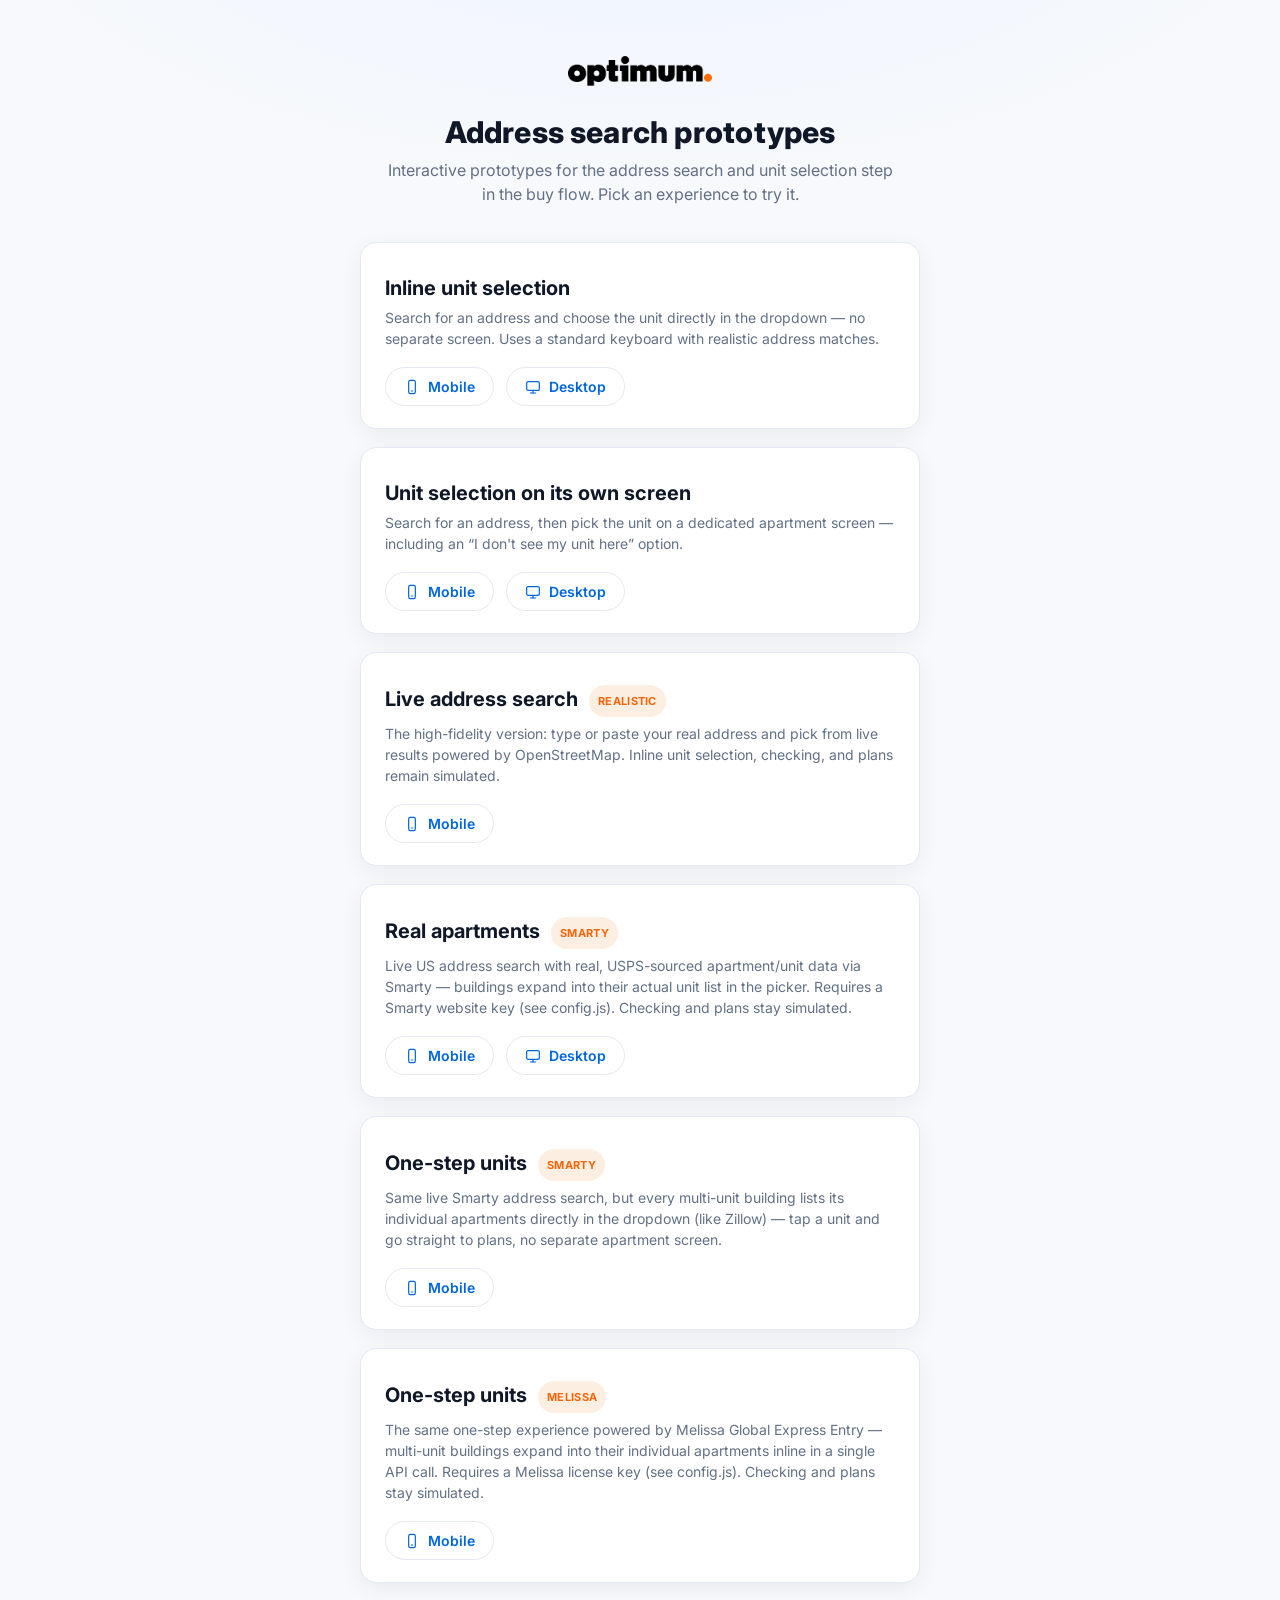
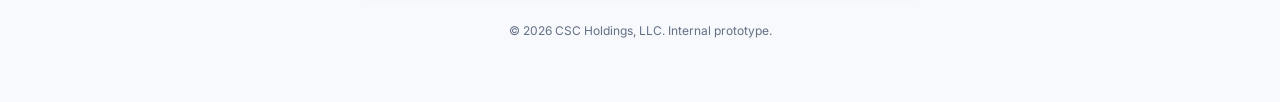
<file: index.html>
<!doctype html>
<html lang="en">
  <head>
    <meta charset="UTF-8" />
    <meta name="viewport" content="width=device-width, initial-scale=1.0" />
    <title>Optimum — Address Search Prototypes</title>
    <link rel="preconnect" href="https://fonts.googleapis.com" />
    <link rel="preconnect" href="https://fonts.gstatic.com" crossorigin />
    <link
      href="https://fonts.googleapis.com/css2?family=Inter:wght@400;500;600;700;800&display=swap"
      rel="stylesheet"
    />
    <style>
      :root {
        --ink: #101828;
        --muted: #637085;
        --orange: #f66608;
        --line: #e3e8f2;
      }
      * { box-sizing: border-box; }
      body {
        margin: 0;
        min-height: 100vh;
        font-family: Inter, -apple-system, BlinkMacSystemFont, "Segoe UI", sans-serif;
        color: var(--ink);
        background:
          radial-gradient(1200px 600px at 50% -10%, #eef3ff 0, transparent 60%),
          #f7f9fc;
        -webkit-font-smoothing: antialiased;
        display: flex;
        flex-direction: column;
        align-items: center;
        padding: 56px 20px 64px;
      }
      .logo { height: 30px; width: auto; }
      h1 {
        margin: 28px 0 8px;
        font-size: 30px;
        line-height: 36px;
        font-weight: 800;
        letter-spacing: 0.2px;
        text-align: center;
      }
      .subtitle {
        margin: 0 0 36px;
        font-size: 16px;
        line-height: 24px;
        color: var(--muted);
        text-align: center;
        max-width: 520px;
      }
      .cards {
        display: grid;
        gap: 18px;
        width: 100%;
        max-width: 560px;
      }
      .card {
        display: block;
        text-decoration: none;
        color: inherit;
        background: #fff;
        border: 1px solid var(--line);
        border-radius: 16px;
        padding: 24px 24px 22px;
        box-shadow: 0 6px 22px rgb(16 24 40 / 6%);
        transition: transform 0.16s ease, box-shadow 0.16s ease, border-color 0.16s ease;
      }
      .card:hover {
        transform: translateY(-3px);
        box-shadow: 0 14px 32px rgb(16 24 40 / 12%);
        border-color: #cdd7ea;
      }
      .card h2 {
        margin: 8px 0 6px;
        font-size: 20px;
        line-height: 26px;
        font-weight: 700;
      }
      .card p {
        margin: 0;
        font-size: 14px;
        line-height: 21px;
        color: var(--muted);
      }
      .card-links {
        display: flex;
        gap: 12px;
        margin-top: 18px;
      }
      .card-link {
        display: inline-flex;
        align-items: center;
        gap: 8px;
        padding: 10px 18px;
        border: 1px solid var(--line);
        border-radius: 999px;
        font-size: 14px;
        font-weight: 600;
        color: #0066de;
        text-decoration: none;
        transition: background 0.16s ease, border-color 0.16s ease, transform 0.16s ease;
      }
      .card-link:hover {
        background: #f3f7ff;
        border-color: #c2d4f5;
        transform: translateY(-1px);
      }
      .badge {
        display: inline-block;
        vertical-align: middle;
        margin-left: 6px;
        padding: 3px 9px;
        border-radius: 999px;
        background: #fdeee2;
        color: var(--orange);
        font-size: 11px;
        font-weight: 700;
        letter-spacing: 0.3px;
        text-transform: uppercase;
      }
      footer {
        margin-top: 40px;
        font-size: 12px;
        color: var(--muted);
        text-align: center;
      }
    </style>
  </head>
  <body>
    <img class="logo" src="./assets/logo-optimum.png" alt="Optimum" />
    <h1>Address search prototypes</h1>
    <p class="subtitle">
      Interactive prototypes for the address search and unit selection step in
      the buy flow. Pick an experience to try it.
    </p>

    <div class="cards">
      <div class="card">
        <h2>Inline unit selection</h2>
        <p>
          Search for an address and choose the unit directly in the dropdown — no
          separate screen. Uses a standard keyboard with realistic address
          matches.
        </p>
        <div class="card-links">
          <a class="card-link" href="https://shackleram333.github.io/optimum-address-prototype/experience2/">
            <svg viewBox="0 0 24 24" width="16" height="16" fill="none" stroke="currentColor" stroke-width="1.8" stroke-linecap="round" stroke-linejoin="round"><rect x="7" y="2" width="10" height="20" rx="2.5"/><line x1="11" y1="18" x2="13" y2="18"/></svg>
            Mobile
          </a>
          <a class="card-link" href="https://shackleram333.github.io/optimum-address-prototype/experience2-desktop/">
            <svg viewBox="0 0 24 24" width="16" height="16" fill="none" stroke="currentColor" stroke-width="1.8" stroke-linecap="round" stroke-linejoin="round"><rect x="2.5" y="4" width="19" height="13" rx="2"/><line x1="8" y1="21" x2="16" y2="21"/><line x1="12" y1="17" x2="12" y2="21"/></svg>
            Desktop
          </a>
        </div>
      </div>

      <div class="card">
        <h2>Unit selection on its own screen</h2>
        <p>
          Search for an address, then pick the unit on a dedicated apartment
          screen — including an “I don't see my unit here” option.
        </p>
        <div class="card-links">
          <a class="card-link" href="https://shackleram333.github.io/optimum-address-prototype/separate-multiple-units-screen/">
            <svg viewBox="0 0 24 24" width="16" height="16" fill="none" stroke="currentColor" stroke-width="1.8" stroke-linecap="round" stroke-linejoin="round"><rect x="7" y="2" width="10" height="20" rx="2.5"/><line x1="11" y1="18" x2="13" y2="18"/></svg>
            Mobile
          </a>
          <a class="card-link" href="https://shackleram333.github.io/optimum-address-prototype/separate-multiple-units-screen-desktop/">
            <svg viewBox="0 0 24 24" width="16" height="16" fill="none" stroke="currentColor" stroke-width="1.8" stroke-linecap="round" stroke-linejoin="round"><rect x="2.5" y="4" width="19" height="13" rx="2"/><line x1="8" y1="21" x2="16" y2="21"/><line x1="12" y1="17" x2="12" y2="21"/></svg>
            Desktop
          </a>
        </div>
      </div>

      <div class="card">
        <h2>Live address search <span class="badge">Realistic</span></h2>
        <p>
          The high-fidelity version: type or paste your real address and pick
          from live results powered by OpenStreetMap. Inline unit selection,
          checking, and plans remain simulated.
        </p>
        <div class="card-links">
          <a class="card-link" href="https://shackleram333.github.io/optimum-address-prototype/experience-live/">
            <svg viewBox="0 0 24 24" width="16" height="16" fill="none" stroke="currentColor" stroke-width="1.8" stroke-linecap="round" stroke-linejoin="round"><rect x="7" y="2" width="10" height="20" rx="2.5"/><line x1="11" y1="18" x2="13" y2="18"/></svg>
            Mobile
          </a>
        </div>
      </div>

      <div class="card">
        <h2>Real apartments <span class="badge">Smarty</span></h2>
        <p>
          Live US address search with real, USPS-sourced apartment/unit data via
          Smarty — buildings expand into their actual unit list in the picker.
          Requires a Smarty website key (see config.js). Checking and plans stay
          simulated.
        </p>
        <div class="card-links">
          <a class="card-link" href="https://shackleram333.github.io/optimum-address-prototype/experience-smarty/">
            <svg viewBox="0 0 24 24" width="16" height="16" fill="none" stroke="currentColor" stroke-width="1.8" stroke-linecap="round" stroke-linejoin="round"><rect x="7" y="2" width="10" height="20" rx="2.5"/><line x1="11" y1="18" x2="13" y2="18"/></svg>
            Mobile
          </a>
          <a class="card-link" href="https://shackleram333.github.io/optimum-address-prototype/experience-smarty-desktop/">
            <svg viewBox="0 0 24 24" width="16" height="16" fill="none" stroke="currentColor" stroke-width="1.8" stroke-linecap="round" stroke-linejoin="round"><rect x="2.5" y="4" width="19" height="13" rx="2"/><line x1="8" y1="21" x2="16" y2="21"/><line x1="12" y1="17" x2="12" y2="21"/></svg>
            Desktop
          </a>
        </div>
      </div>

      <div class="card">
        <h2>One-step units <span class="badge">Smarty</span></h2>
        <p>
          Same live Smarty address search, but every multi-unit building lists its
          individual apartments directly in the dropdown (like Zillow) — tap a unit
          and go straight to plans, no separate apartment screen.
        </p>
        <div class="card-links">
          <a class="card-link" href="https://shackleram333.github.io/optimum-address-prototype/experience-smarty-one-step-units/">
            <svg viewBox="0 0 24 24" width="16" height="16" fill="none" stroke="currentColor" stroke-width="1.8" stroke-linecap="round" stroke-linejoin="round"><rect x="7" y="2" width="10" height="20" rx="2.5"/><line x1="11" y1="18" x2="13" y2="18"/></svg>
            Mobile
          </a>
        </div>
      </div>

      <div class="card">
        <h2>One-step units <span class="badge">Melissa</span></h2>
        <p>
          The same one-step experience powered by Melissa Global Express Entry —
          multi-unit buildings expand into their individual apartments inline in a
          single API call. Requires a Melissa license key (see config.js). Checking
          and plans stay simulated.
        </p>
        <div class="card-links">
          <a class="card-link" href="https://shackleram333.github.io/optimum-address-prototype/experience-melissa-one-step-units/">
            <svg viewBox="0 0 24 24" width="16" height="16" fill="none" stroke="currentColor" stroke-width="1.8" stroke-linecap="round" stroke-linejoin="round"><rect x="7" y="2" width="10" height="20" rx="2.5"/><line x1="11" y1="18" x2="13" y2="18"/></svg>
            Mobile
          </a>
        </div>
      </div>
    </div>

    <footer>© 2026 CSC Holdings, LLC. Internal prototype.</footer>
  </body>
</html>
</file>
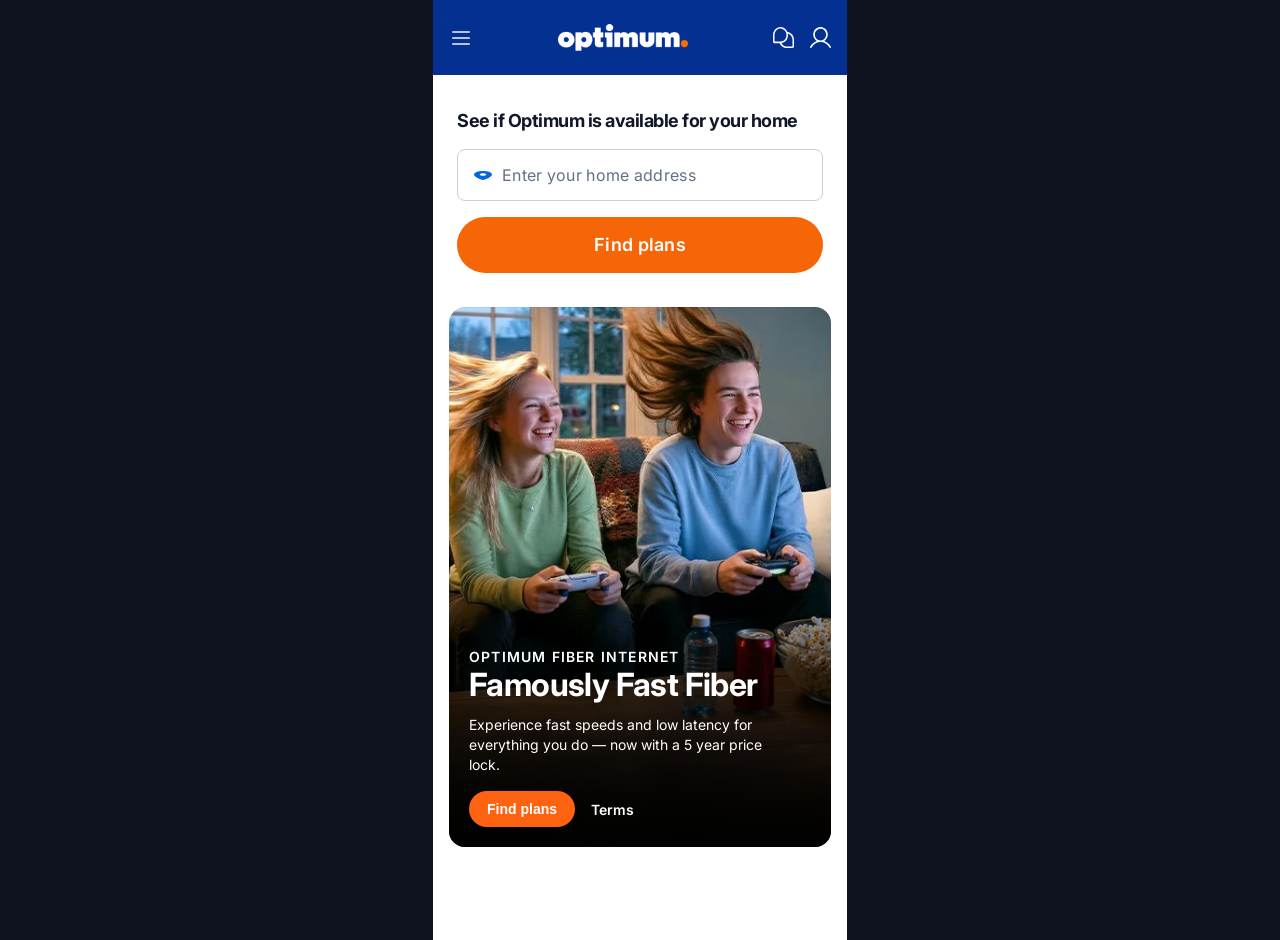
<file: experience-live/index.html>
<!doctype html>
<html lang="en">
  <head>
    <meta charset="UTF-8" />
    <meta name="viewport" content="width=device-width, initial-scale=1.0" />
    <title>Optimum Address Flow Prototype — Live Address Search</title>
    <link rel="preconnect" href="https://fonts.googleapis.com" />
    <link rel="preconnect" href="https://fonts.gstatic.com" crossorigin />
    <link
      href="https://fonts.googleapis.com/css2?family=Inter:wght@400;500;600;700;800&display=swap"
      rel="stylesheet"
    />
    <link rel="stylesheet" href="./styles.css?v=20260616live4" />
  </head>
  <body>
    <div class="phone">
      <div id="phoneViewport" class="phone-viewport">
        <header id="header" class="header header-blue">
          <span id="menuIcon" class="header-icon icon-menu" aria-hidden="true"></span>
          <img id="headerLogo" class="logo" src="./assets/logo-optimum-white.png" alt="Optimum" />
          <div class="header-actions">
            <span class="header-icon icon-chat" aria-hidden="true"></span>
            <span class="header-icon icon-user" aria-hidden="true"></span>
          </div>
        </header>

        <main>
          <section id="addressSection" class="section address-section">
            <h1>See if Optimum is available for your home</h1>

            <div class="address-input-wrap">
              <label id="addressField" class="text-input">
                <img class="pin-icon" src="./assets/icon-pin-blue.svg" alt="" />
                <input id="addressInput" type="text" inputmode="text" name="address" autocomplete="street-address" spellcheck="false" placeholder="Enter your home address" />
                <button id="clearAddress" class="suffix-button hidden" aria-label="Clear">
                  <img src="./assets/icon-x-light.svg" alt="" />
                </button>
              </label>

              <section id="dropdown" class="dropdown hidden">
                <p id="dropdownTitle" class="dropdown-title">Keep typing to see matches...</p>
              </section>
            </div>

            <p id="addressError" class="error-row hidden">
              <img src="./assets/icon-warning-red.svg" alt="" />
              <span>Please enter street, city and zip to find plans</span>
            </p>

            <button id="checkPlansBtn" class="primary-btn">Find plans</button>
          </section>

          <div id="topScrim" class="page-scrim page-scrim-top hidden"></div>
          <div id="bottomScrim" class="page-scrim page-scrim-bottom hidden"></div>

          <section id="heroSection" class="section hero-wrap">
            <article class="hero-card">
              <img class="hero-image" src="./assets/hero-fiber.png" alt="" />
              <div class="hero-gradient"></div>
              <div class="hero-copy">
                <p class="eyebrow">OPTIMUM FIBER INTERNET</p>
                <h2>Famously Fast Fiber</h2>
                <p>Experience fast speeds and low latency for everything you do — now with a 5 year price lock.</p>
                <div class="hero-cta-row">
                  <button class="hero-btn">Find plans</button>
                  <a href="#">Terms</a>
                </div>
              </div>
            </article>
          </section>

          <section id="checkingSection" class="checking-section hidden" aria-live="polite">
            <div class="checking-ring">
              <img class="checking-pin" src="./assets/icon-pin-blue.svg" alt="" />
            </div>
            <p>Checking address...</p>
          </section>

          <section id="activeAccountSection" class="section active-account-section hidden">
            <h1>This address has an active Optimum account.</h1>
            <p id="activeAddressText" class="active-address-text">1111 STEWART AVE APT 1B BETHPAGE NY 11714</p>
            <a id="editAddressLink" href="#">Edit address</a>

            <article class="active-account-card">
              <h2>Need service at this address?</h2>
              <button id="startShoppingBtn" class="primary-btn">Start shopping</button>
              <hr />
              <h2>Managing your existing service at this address?</h2>
              <button id="myAccountBtn" class="secondary-btn">My account</button>
            </article>
          </section>

          <section id="quotesSection" class="quotes-section hidden">
            <div class="quotes-header">
              <img class="quotes-logo" src="./assets/logo-black.png" alt="Optimum" />
              <div class="quotes-header-actions">
                <span class="qh-icon" aria-hidden="true">
                  <svg viewBox="0 0 24 24" width="22" height="22" fill="none" stroke="#0b132b" stroke-width="1.8" stroke-linecap="round" stroke-linejoin="round"><path d="M6.5 3.5h3l1.5 4-2 1.5a12 12 0 0 0 6 6l1.5-2 4 1.5v3a2 2 0 0 1-2.2 2A17 17 0 0 1 4.5 5.7 2 2 0 0 1 6.5 3.5Z"/></svg>
                </span>
                <span class="qh-icon" aria-hidden="true">
                  <svg viewBox="0 0 24 24" width="22" height="22" fill="none" stroke="#0b132b" stroke-width="1.8" stroke-linecap="round" stroke-linejoin="round"><path d="M12 21s-7-6.3-7-11a7 7 0 0 1 14 0c0 4.7-7 11-7 11Z"/><circle cx="12" cy="10" r="2.6"/></svg>
                </span>
              </div>
            </div>
            <div class="buyflow-tracker">
              <span class="bt-seg bt-active"></span>
              <span class="bt-seg"></span>
              <span class="bt-seg"></span>
              <span class="bt-seg"></span>
            </div>

            <div class="quotes-scroll">
              <h1 class="quotes-title">Pick your Internet speed</h1>

              <div class="edu-banner">
                <svg class="edu-check" viewBox="0 0 24 24" width="22" height="22" fill="none" stroke="#0a7d34" stroke-width="2.2" stroke-linecap="round" stroke-linejoin="round" aria-hidden="true"><circle cx="12" cy="12" r="9"/><path d="M8 12.5l2.5 2.5L16 9"/></svg>
                <p>Save $5/mo. on any internet plan — just provide your <strong>.edu</strong> email on the contact page.</p>
              </div>

              <div class="plans-include">
                <span class="pi-item"><svg viewBox="0 0 256 256" width="16" height="16" fill="#637085" aria-hidden="true"><path d="M208 80h-24V56a56 56 0 0 0-112 0v24H48a16 16 0 0 0-16 16v112a16 16 0 0 0 16 16h160a16 16 0 0 0 16-16V96a16 16 0 0 0-16-16ZM96 56a32 32 0 0 1 64 0v24H96Z"/></svg>5-year price guarantee</span>
                <span class="pi-item"><svg viewBox="0 0 256 256" width="16" height="16" fill="#637085" aria-hidden="true"><path d="M226 117a52 52 0 0 1-68-49l-31 31-31-31-22 22 31 31-31 31 22 22 31-31 31 31a52 52 0 0 1 67-69Z" opacity=".0"/><path d="M222 90a8 8 0 0 0-13-3l-26 26-23-4-4-23 26-26a8 8 0 0 0-3-13 56 56 0 0 0-69 70L38 165a24 24 0 0 0 34 34l48-48a56 56 0 0 0 70-69Z"/></svg>Free Installation</span>
                <span class="pi-item"><svg viewBox="0 0 256 256" width="16" height="16" fill="#637085" aria-hidden="true"><path d="M128 168a16 16 0 1 0 16 16 16 16 0 0 0-16-16Zm0-48a60 60 0 0 0-42 17 8 8 0 0 0 11 11 44 44 0 0 1 62 0 8 8 0 0 0 11-11 60 60 0 0 0-42-17Zm0-48a108 108 0 0 0-76 31 8 8 0 0 0 11 11 92 92 0 0 1 130 0 8 8 0 0 0 11-11 108 108 0 0 0-76-31Z"/></svg>Equipment Included</span>
              </div>

              <div class="plan-rail" id="internetRail">
                <article class="plan-card">
                  <div class="plan-gauge">
                    <svg viewBox="0 0 56 30" width="56" height="30" fill="none" aria-hidden="true"><path d="M4 28a24 24 0 0 1 48 0" stroke="#d4d8e0" stroke-width="4" stroke-linecap="round"/><path d="M4 28a24 24 0 0 1 14-21.8" stroke="#0066de" stroke-width="4" stroke-linecap="round"/><circle cx="28" cy="28" r="3.5" fill="#0b132b"/><line x1="28" y1="28" x2="16" y2="13" stroke="#0b132b" stroke-width="2.5" stroke-linecap="round"/></svg>
                  </div>
                  <h2 class="plan-name">300 Mbps Internet</h2>
                  <div class="plan-price">$25<span>/mo.</span></div>
                  <p class="plan-qualifier">with Auto Pay &amp; Paperless Bill</p>
                  <p class="plan-guarantee"><svg viewBox="0 0 256 256" width="13" height="13" fill="#637085" aria-hidden="true"><path d="M208 80h-24V56a56 56 0 0 0-112 0v24H48a16 16 0 0 0-16 16v112a16 16 0 0 0 16 16h160a16 16 0 0 0 16-16V96a16 16 0 0 0-16-16ZM96 56a32 32 0 0 1 64 0v24H96Z"/></svg>5-year price guarantee</p>
                  <div class="plan-perk">
                    <span class="hbo-logo">HBO<span>Max</span></span>
                    <p>HBO Max Basic with Ads plan: 12 months included <a href="#">See details</a></p>
                  </div>
                  <div class="plan-links">
                    <a href="#">Details</a>
                    <a href="#">Broadband Facts</a>
                  </div>
                  <button class="primary-btn plan-select">Select</button>
                </article>

                <article class="plan-card">
                  <div class="plan-gauge">
                    <svg viewBox="0 0 56 30" width="56" height="30" fill="none" aria-hidden="true"><path d="M4 28a24 24 0 0 1 48 0" stroke="#d4d8e0" stroke-width="4" stroke-linecap="round"/><path d="M4 28a24 24 0 0 1 46.5-6" stroke="#0066de" stroke-width="4" stroke-linecap="round"/><circle cx="28" cy="28" r="3.5" fill="#0b132b"/><line x1="28" y1="28" x2="44" y2="16" stroke="#0b132b" stroke-width="2.5" stroke-linecap="round"/></svg>
                  </div>
                  <h2 class="plan-name">1 Gig Fiber Internet</h2>
                  <div class="plan-price">$45<span>/mo.</span> <s>$129.99/mo.</s></div>
                  <p class="plan-qualifier">with Auto Pay &amp; Paperless Bill</p>
                  <p class="plan-guarantee"><svg viewBox="0 0 256 256" width="13" height="13" fill="#637085" aria-hidden="true"><path d="M208 80h-24V56a56 56 0 0 0-112 0v24H48a16 16 0 0 0-16 16v112a16 16 0 0 0 16 16h160a16 16 0 0 0 16-16V96a16 16 0 0 0-16-16ZM96 56a32 32 0 0 1 64 0v24H96Z"/></svg>5-year price guarantee</p>
                  <div class="plan-perk">
                    <span class="hbo-logo">HBO<span>Max</span></span>
                    <p>HBO Max Basic with Ads plan: 12 months included <a href="#">See details</a></p>
                  </div>
                  <div class="plan-links">
                    <a href="#">Details</a>
                    <a href="#">Broadband Facts</a>
                  </div>
                  <button class="secondary-btn plan-select">Select</button>
                </article>
              </div>

              <div class="carousel-dots"><span class="dot dot-active"></span><span class="dot"></span></div>
              <p class="wired-note">Wired connection speeds. WiFi speeds may vary.</p>

              <div class="quotes-subhead">TV (optional)</div>
              <p class="quotes-promo"><svg viewBox="0 0 256 256" width="18" height="18" fill="#0066de" aria-hidden="true"><path d="M243 110 146 13a14 14 0 0 0-10-4H40a14 14 0 0 0-14 14v96a14 14 0 0 0 4 10l97 97a14 14 0 0 0 20 0l96-96a14 14 0 0 0 0-20ZM76 84a12 12 0 1 1 12-12 12 12 0 0 1-12 12Z"/></svg>Save $10/mo. on Internet when you add TV</p>

              <div class="plan-rail" id="tvRail">
                <article class="plan-card tv-card">
                  <span class="popular-badge">Most popular</span>
                  <div class="tv-icon"><svg viewBox="0 0 256 256" width="34" height="34" fill="none" stroke="#0066de" stroke-width="14"><rect x="32" y="56" width="192" height="128" rx="12"/><line x1="88" y1="216" x2="168" y2="216" stroke-linecap="round"/></svg></div>
                  <h2 class="plan-name">Entertainment TV</h2>
                  <div class="plan-price">$30<span>/mo.</span></div>
                  <p class="plan-qualifier">125+ channels</p>
                  <ul class="tv-features">
                    <li>Local channels &amp; news</li>
                    <li>Sports &amp; entertainment</li>
                    <li>Free DVR included</li>
                  </ul>
                  <div class="plan-links"><a href="#">Details</a></div>
                  <button class="secondary-btn plan-select">Add TV</button>
                </article>

                <article class="plan-card tv-card">
                  <div class="tv-icon"><svg viewBox="0 0 256 256" width="34" height="34" fill="none" stroke="#0066de" stroke-width="14"><rect x="32" y="56" width="192" height="128" rx="12"/><line x1="88" y1="216" x2="168" y2="216" stroke-linecap="round"/></svg></div>
                  <h2 class="plan-name">Everything TV</h2>
                  <div class="plan-price">$70<span>/mo.</span></div>
                  <p class="plan-qualifier">340+ channels</p>
                  <ul class="tv-features">
                    <li>Everything in Entertainment</li>
                    <li>Premium movie channels</li>
                    <li>Regional sports networks</li>
                  </ul>
                  <div class="plan-links"><a href="#">Details</a></div>
                  <button class="secondary-btn plan-select">Add TV</button>
                </article>
              </div>
            </div>
          </section>

          <footer id="footer" class="section footer hidden">
            <hr />
            <p>Pricing, offers, and terms subject to change and discontinuance w/o notice. All trademarks and service marks are the property of their respective owner.</p>
            <p>© 2026 CSC Holdings, LLC.</p>
            <a href="#">About Optimum</a>
            <a href="#">Disclaimers</a>
            <a href="#">Terms</a>
            <a href="#">Privacy</a>
            <div class="socials">
              <img src="./assets/social-1.png" alt="" />
              <img src="./assets/social-2.png" alt="" />
              <img src="./assets/social-3.png" alt="" />
              <img src="./assets/social-4.png" alt="" />
              <img src="./assets/social-5.png" alt="" />
              <img src="./assets/social-6.png" alt="" />
            </div>
          </footer>
        </main>
      </div>

      <div id="quotesCart" class="quotes-cart">
        <div class="cart-total">
          <strong>$130.00<span>/mo.</span></strong>
          <button class="cart-details" type="button">Details
            <svg viewBox="0 0 24 24" width="16" height="16" fill="none" stroke="#0066de" stroke-width="2" stroke-linecap="round" stroke-linejoin="round"><path d="M6 15l6-6 6 6"/></svg>
          </button>
        </div>
        <button class="primary-btn cart-continue">Continue</button>
      </div>

      <div id="plansModal" class="plans-modal hidden" aria-hidden="true">
        <div class="plans-modal-scrim"></div>
        <div class="plans-modal-card">
          <div class="plans-indicator">
            <span class="plans-pin"><span class="checking-ring"><img class="checking-pin" src="./assets/icon-pin-blue.svg" alt="" /></span></span>
            <svg class="plans-search" viewBox="0 0 24 24" width="42" height="42" fill="none" stroke="#0066de" stroke-width="2" stroke-linecap="round" stroke-linejoin="round" aria-hidden="true"><circle cx="11" cy="11" r="7" /><line x1="16.5" y1="16.5" x2="21" y2="21" /></svg>
            <svg class="plans-check" viewBox="0 0 24 24" width="44" height="44" fill="none" stroke="#0066de" stroke-width="2.4" stroke-linecap="round" stroke-linejoin="round" aria-hidden="true"><path d="M4 12.5l5 5L20 6.5" /></svg>
          </div>
          <p id="plansModalText" class="plans-modal-text">Checking address...</p>
        </div>
      </div>

      <div id="keyboard" class="keyboard hidden" aria-hidden="true">
        <div id="kbSuggest" class="kb-suggest">
          <button type="button" class="kb-suggest-item" data-slot="0"></button>
          <button type="button" class="kb-suggest-item kb-suggest-mid" data-slot="1"></button>
          <button type="button" class="kb-suggest-item" data-slot="2"></button>
        </div>
        <div class="kb-keys">
          <div class="kb-row"></div>
          <div class="kb-row kb-row-mid"></div>
          <div class="kb-row kb-row-short"></div>
        </div>
        <div class="kb-control">
          <div class="kb-bottom">
            <button id="keyboardModeToggle" data-key="123">123</button>
            <button data-key="space">space</button>
            <button class="kb-return" data-key="return" aria-label="return">
              <svg viewBox="0 0 24 24" width="22" height="22" fill="none" stroke="currentColor" stroke-width="2" stroke-linecap="round" stroke-linejoin="round"><polyline points="9 10 4 15 9 20" /><path d="M20 4v7a4 4 0 0 1-4 4H4" /></svg>
            </button>
          </div>
          <span class="kb-emoji" aria-hidden="true">
            <svg viewBox="0 0 24 24" width="26" height="26" fill="none" stroke="currentColor" stroke-width="1.5" stroke-linecap="round" stroke-linejoin="round"><circle cx="12" cy="12" r="9.2" /><path d="M8 14.4a5 5 0 0 0 8 0" /><circle cx="8.8" cy="9.8" r="0.5" fill="currentColor" stroke="none" /><circle cx="15.2" cy="9.8" r="0.5" fill="currentColor" stroke="none" /></svg>
          </span>
          <span class="kb-mic" aria-hidden="true">
            <svg viewBox="0 0 24 24" width="26" height="26" fill="none" stroke="currentColor" stroke-width="1.5" stroke-linecap="round" stroke-linejoin="round"><rect x="9" y="2.5" width="6" height="11" rx="3" /><path d="M5.5 11a6.5 6.5 0 0 0 13 0" /><line x1="12" y1="17.5" x2="12" y2="21" /></svg>
          </span>
          <div class="kb-home-indicator"></div>
        </div>
      </div>

      <div id="endPrototype" class="end-prototype hidden" aria-hidden="true">
        <p class="end-prototype-text">End of prototype.<br />Tap to restart.</p>
      </div>

      <a class="menu-back" href="../" aria-label="Back to menu"></a>
    </div>

    <script src="./app.js?v=20260616live4"></script>
  </body>
</html>
</file>
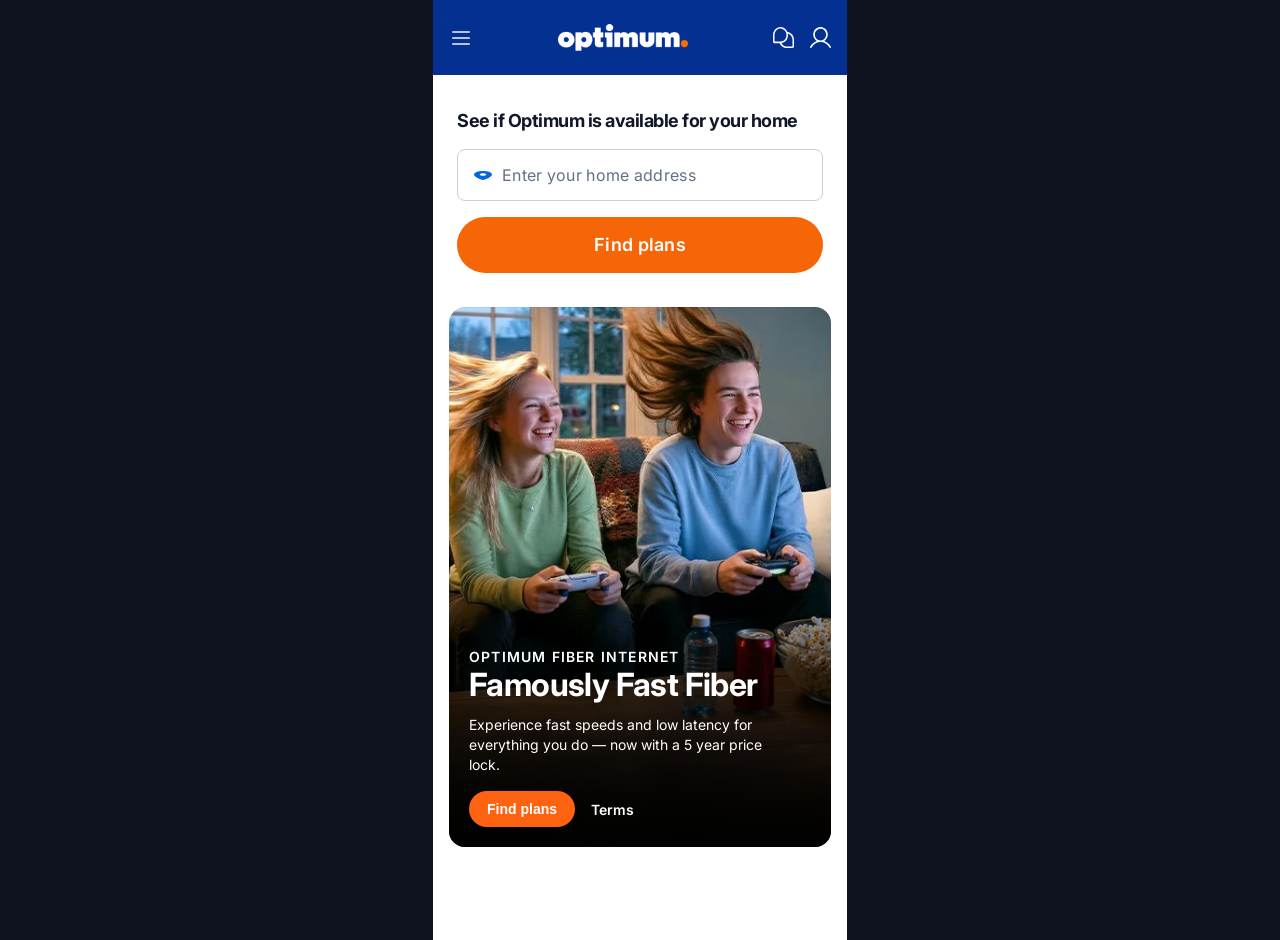
<file: experience-melissa-one-step-units/index.html>
<!doctype html>
<html lang="en">
  <head>
    <meta charset="UTF-8" />
    <meta name="viewport" content="width=device-width, initial-scale=1.0" />
    <title>Optimum Address Flow Prototype — One-step units (Melissa, inline apartments)</title>
    <link rel="preconnect" href="https://fonts.googleapis.com" />
    <link rel="preconnect" href="https://fonts.gstatic.com" crossorigin />
    <link
      href="https://fonts.googleapis.com/css2?family=Inter:wght@400;500;600;700;800&display=swap"
      rel="stylesheet"
    />
    <link rel="stylesheet" href="./styles.css?v=20260616smarty4" />
  </head>
  <body>
    <div class="phone">
      <div id="phoneViewport" class="phone-viewport">
        <header id="header" class="header header-blue">
          <span id="menuIcon" class="header-icon icon-menu" aria-hidden="true"></span>
          <img id="headerLogo" class="logo" src="./assets/logo-optimum-white.png" alt="Optimum" />
          <div class="header-actions">
            <span class="header-icon icon-chat" aria-hidden="true"></span>
            <span class="header-icon icon-user" aria-hidden="true"></span>
          </div>
        </header>

        <main>
          <section id="addressSection" class="section address-section">
            <h1>See if Optimum is available for your home</h1>

            <div class="address-input-wrap">
              <label id="addressField" class="text-input">
                <img class="pin-icon" src="./assets/icon-pin-blue.svg" alt="" />
                <input id="addressInput" type="text" inputmode="text" name="address" autocomplete="street-address" spellcheck="false" placeholder="Enter your home address" />
                <button id="clearAddress" class="suffix-button hidden" aria-label="Clear">
                  <img src="./assets/icon-x-light.svg" alt="" />
                </button>
              </label>

              <section id="dropdown" class="dropdown hidden">
                <p id="dropdownTitle" class="dropdown-title">Keep typing to see matches...</p>
              </section>
            </div>

            <p id="addressError" class="error-row hidden">
              <img src="./assets/icon-warning-red.svg" alt="" />
              <span>Please enter street, city and zip to find plans</span>
            </p>

            <button id="checkPlansBtn" class="primary-btn">Find plans</button>
          </section>

          <div id="topScrim" class="page-scrim page-scrim-top hidden"></div>
          <div id="bottomScrim" class="page-scrim page-scrim-bottom hidden"></div>

          <section id="heroSection" class="section hero-wrap">
            <article class="hero-card">
              <img class="hero-image" src="./assets/hero-fiber.png" alt="" />
              <div class="hero-gradient"></div>
              <div class="hero-copy">
                <p class="eyebrow">OPTIMUM FIBER INTERNET</p>
                <h2>Famously Fast Fiber</h2>
                <p>Experience fast speeds and low latency for everything you do — now with a 5 year price lock.</p>
                <div class="hero-cta-row">
                  <button class="hero-btn">Find plans</button>
                  <a href="#">Terms</a>
                </div>
              </div>
            </article>
          </section>

          <section id="checkingSection" class="checking-section hidden" aria-live="polite">
            <div class="checking-ring">
              <img class="checking-pin" src="./assets/icon-pin-blue.svg" alt="" />
            </div>
            <p>Checking address...</p>
          </section>

          <section id="activeAccountSection" class="section active-account-section hidden">
            <h1>This address has an active Optimum account.</h1>
            <p id="activeAddressText" class="active-address-text">1111 STEWART AVE APT 1B BETHPAGE NY 11714</p>
            <a id="editAddressLink" href="#">Edit address</a>

            <article class="active-account-card">
              <h2>Need service at this address?</h2>
              <button id="startShoppingBtn" class="primary-btn">Start shopping</button>
              <hr />
              <h2>Managing your existing service at this address?</h2>
              <button id="myAccountBtn" class="secondary-btn">My account</button>
            </article>
          </section>

          <section id="quotesSection" class="quotes-section hidden">
            <div class="quotes-header">
              <img class="quotes-logo" src="./assets/logo-black.png" alt="Optimum" />
              <div class="quotes-header-actions">
                <span class="qh-icon" aria-hidden="true">
                  <svg viewBox="0 0 24 24" width="22" height="22" fill="none" stroke="#0b132b" stroke-width="1.8" stroke-linecap="round" stroke-linejoin="round"><path d="M6.5 3.5h3l1.5 4-2 1.5a12 12 0 0 0 6 6l1.5-2 4 1.5v3a2 2 0 0 1-2.2 2A17 17 0 0 1 4.5 5.7 2 2 0 0 1 6.5 3.5Z"/></svg>
                </span>
                <span class="qh-icon" aria-hidden="true">
                  <svg viewBox="0 0 24 24" width="22" height="22" fill="none" stroke="#0b132b" stroke-width="1.8" stroke-linecap="round" stroke-linejoin="round"><path d="M12 21s-7-6.3-7-11a7 7 0 0 1 14 0c0 4.7-7 11-7 11Z"/><circle cx="12" cy="10" r="2.6"/></svg>
                </span>
              </div>
            </div>
            <div class="buyflow-tracker">
              <span class="bt-seg bt-active"></span>
              <span class="bt-seg"></span>
              <span class="bt-seg"></span>
              <span class="bt-seg"></span>
            </div>

            <div class="quotes-scroll">
              <h1 class="quotes-title">Pick your Internet speed</h1>

              <div class="edu-banner">
                <svg class="edu-check" viewBox="0 0 24 24" width="22" height="22" fill="none" stroke="#0a7d34" stroke-width="2.2" stroke-linecap="round" stroke-linejoin="round" aria-hidden="true"><circle cx="12" cy="12" r="9"/><path d="M8 12.5l2.5 2.5L16 9"/></svg>
                <p>Save $5/mo. on any internet plan — just provide your <strong>.edu</strong> email on the contact page.</p>
              </div>

              <div class="plans-include">
                <span class="pi-item"><svg viewBox="0 0 256 256" width="16" height="16" fill="#637085" aria-hidden="true"><path d="M208 80h-24V56a56 56 0 0 0-112 0v24H48a16 16 0 0 0-16 16v112a16 16 0 0 0 16 16h160a16 16 0 0 0 16-16V96a16 16 0 0 0-16-16ZM96 56a32 32 0 0 1 64 0v24H96Z"/></svg>5-year price guarantee</span>
                <span class="pi-item"><svg viewBox="0 0 256 256" width="16" height="16" fill="#637085" aria-hidden="true"><path d="M226 117a52 52 0 0 1-68-49l-31 31-31-31-22 22 31 31-31 31 22 22 31-31 31 31a52 52 0 0 1 67-69Z" opacity=".0"/><path d="M222 90a8 8 0 0 0-13-3l-26 26-23-4-4-23 26-26a8 8 0 0 0-3-13 56 56 0 0 0-69 70L38 165a24 24 0 0 0 34 34l48-48a56 56 0 0 0 70-69Z"/></svg>Free Installation</span>
                <span class="pi-item"><svg viewBox="0 0 256 256" width="16" height="16" fill="#637085" aria-hidden="true"><path d="M128 168a16 16 0 1 0 16 16 16 16 0 0 0-16-16Zm0-48a60 60 0 0 0-42 17 8 8 0 0 0 11 11 44 44 0 0 1 62 0 8 8 0 0 0 11-11 60 60 0 0 0-42-17Zm0-48a108 108 0 0 0-76 31 8 8 0 0 0 11 11 92 92 0 0 1 130 0 8 8 0 0 0 11-11 108 108 0 0 0-76-31Z"/></svg>Equipment Included</span>
              </div>

              <div class="plan-rail" id="internetRail">
                <article class="plan-card">
                  <div class="plan-gauge">
                    <svg viewBox="0 0 56 30" width="56" height="30" fill="none" aria-hidden="true"><path d="M4 28a24 24 0 0 1 48 0" stroke="#d4d8e0" stroke-width="4" stroke-linecap="round"/><path d="M4 28a24 24 0 0 1 14-21.8" stroke="#0066de" stroke-width="4" stroke-linecap="round"/><circle cx="28" cy="28" r="3.5" fill="#0b132b"/><line x1="28" y1="28" x2="16" y2="13" stroke="#0b132b" stroke-width="2.5" stroke-linecap="round"/></svg>
                  </div>
                  <h2 class="plan-name">300 Mbps Internet</h2>
                  <div class="plan-price">$25<span>/mo.</span></div>
                  <p class="plan-qualifier">with Auto Pay &amp; Paperless Bill</p>
                  <p class="plan-guarantee"><svg viewBox="0 0 256 256" width="13" height="13" fill="#637085" aria-hidden="true"><path d="M208 80h-24V56a56 56 0 0 0-112 0v24H48a16 16 0 0 0-16 16v112a16 16 0 0 0 16 16h160a16 16 0 0 0 16-16V96a16 16 0 0 0-16-16ZM96 56a32 32 0 0 1 64 0v24H96Z"/></svg>5-year price guarantee</p>
                  <div class="plan-perk">
                    <span class="hbo-logo">HBO<span>Max</span></span>
                    <p>HBO Max Basic with Ads plan: 12 months included <a href="#">See details</a></p>
                  </div>
                  <div class="plan-links">
                    <a href="#">Details</a>
                    <a href="#">Broadband Facts</a>
                  </div>
                  <button class="primary-btn plan-select">Select</button>
                </article>

                <article class="plan-card">
                  <div class="plan-gauge">
                    <svg viewBox="0 0 56 30" width="56" height="30" fill="none" aria-hidden="true"><path d="M4 28a24 24 0 0 1 48 0" stroke="#d4d8e0" stroke-width="4" stroke-linecap="round"/><path d="M4 28a24 24 0 0 1 46.5-6" stroke="#0066de" stroke-width="4" stroke-linecap="round"/><circle cx="28" cy="28" r="3.5" fill="#0b132b"/><line x1="28" y1="28" x2="44" y2="16" stroke="#0b132b" stroke-width="2.5" stroke-linecap="round"/></svg>
                  </div>
                  <h2 class="plan-name">1 Gig Fiber Internet</h2>
                  <div class="plan-price">$45<span>/mo.</span> <s>$129.99/mo.</s></div>
                  <p class="plan-qualifier">with Auto Pay &amp; Paperless Bill</p>
                  <p class="plan-guarantee"><svg viewBox="0 0 256 256" width="13" height="13" fill="#637085" aria-hidden="true"><path d="M208 80h-24V56a56 56 0 0 0-112 0v24H48a16 16 0 0 0-16 16v112a16 16 0 0 0 16 16h160a16 16 0 0 0 16-16V96a16 16 0 0 0-16-16ZM96 56a32 32 0 0 1 64 0v24H96Z"/></svg>5-year price guarantee</p>
                  <div class="plan-perk">
                    <span class="hbo-logo">HBO<span>Max</span></span>
                    <p>HBO Max Basic with Ads plan: 12 months included <a href="#">See details</a></p>
                  </div>
                  <div class="plan-links">
                    <a href="#">Details</a>
                    <a href="#">Broadband Facts</a>
                  </div>
                  <button class="secondary-btn plan-select">Select</button>
                </article>
              </div>

              <div class="carousel-dots"><span class="dot dot-active"></span><span class="dot"></span></div>
              <p class="wired-note">Wired connection speeds. WiFi speeds may vary.</p>

              <div class="quotes-subhead">TV (optional)</div>
              <p class="quotes-promo"><svg viewBox="0 0 256 256" width="18" height="18" fill="#0066de" aria-hidden="true"><path d="M243 110 146 13a14 14 0 0 0-10-4H40a14 14 0 0 0-14 14v96a14 14 0 0 0 4 10l97 97a14 14 0 0 0 20 0l96-96a14 14 0 0 0 0-20ZM76 84a12 12 0 1 1 12-12 12 12 0 0 1-12 12Z"/></svg>Save $10/mo. on Internet when you add TV</p>

              <div class="plan-rail" id="tvRail">
                <article class="plan-card tv-card">
                  <span class="popular-badge">Most popular</span>
                  <div class="tv-icon"><svg viewBox="0 0 256 256" width="34" height="34" fill="none" stroke="#0066de" stroke-width="14"><rect x="32" y="56" width="192" height="128" rx="12"/><line x1="88" y1="216" x2="168" y2="216" stroke-linecap="round"/></svg></div>
                  <h2 class="plan-name">Entertainment TV</h2>
                  <div class="plan-price">$30<span>/mo.</span></div>
                  <p class="plan-qualifier">125+ channels</p>
                  <ul class="tv-features">
                    <li>Local channels &amp; news</li>
                    <li>Sports &amp; entertainment</li>
                    <li>Free DVR included</li>
                  </ul>
                  <div class="plan-links"><a href="#">Details</a></div>
                  <button class="secondary-btn plan-select">Add TV</button>
                </article>

                <article class="plan-card tv-card">
                  <div class="tv-icon"><svg viewBox="0 0 256 256" width="34" height="34" fill="none" stroke="#0066de" stroke-width="14"><rect x="32" y="56" width="192" height="128" rx="12"/><line x1="88" y1="216" x2="168" y2="216" stroke-linecap="round"/></svg></div>
                  <h2 class="plan-name">Everything TV</h2>
                  <div class="plan-price">$70<span>/mo.</span></div>
                  <p class="plan-qualifier">340+ channels</p>
                  <ul class="tv-features">
                    <li>Everything in Entertainment</li>
                    <li>Premium movie channels</li>
                    <li>Regional sports networks</li>
                  </ul>
                  <div class="plan-links"><a href="#">Details</a></div>
                  <button class="secondary-btn plan-select">Add TV</button>
                </article>
              </div>
            </div>
          </section>

          <footer id="footer" class="section footer hidden">
            <hr />
            <p>Pricing, offers, and terms subject to change and discontinuance w/o notice. All trademarks and service marks are the property of their respective owner.</p>
            <p>© 2026 CSC Holdings, LLC.</p>
            <a href="#">About Optimum</a>
            <a href="#">Disclaimers</a>
            <a href="#">Terms</a>
            <a href="#">Privacy</a>
            <div class="socials">
              <img src="./assets/social-1.png" alt="" />
              <img src="./assets/social-2.png" alt="" />
              <img src="./assets/social-3.png" alt="" />
              <img src="./assets/social-4.png" alt="" />
              <img src="./assets/social-5.png" alt="" />
              <img src="./assets/social-6.png" alt="" />
            </div>
          </footer>
        </main>
      </div>

      <div id="quotesCart" class="quotes-cart">
        <div class="cart-total">
          <strong>$130.00<span>/mo.</span></strong>
          <button class="cart-details" type="button">Details
            <svg viewBox="0 0 24 24" width="16" height="16" fill="none" stroke="#0066de" stroke-width="2" stroke-linecap="round" stroke-linejoin="round"><path d="M6 15l6-6 6 6"/></svg>
          </button>
        </div>
        <button class="primary-btn cart-continue">Continue</button>
      </div>

      <div id="plansModal" class="plans-modal hidden" aria-hidden="true">
        <div class="plans-modal-scrim"></div>
        <div class="plans-modal-card">
          <div class="plans-indicator">
            <span class="plans-pin"><span class="checking-ring"><img class="checking-pin" src="./assets/icon-pin-blue.svg" alt="" /></span></span>
            <svg class="plans-search" viewBox="0 0 24 24" width="42" height="42" fill="none" stroke="#0066de" stroke-width="2" stroke-linecap="round" stroke-linejoin="round" aria-hidden="true"><circle cx="11" cy="11" r="7" /><line x1="16.5" y1="16.5" x2="21" y2="21" /></svg>
            <svg class="plans-check" viewBox="0 0 24 24" width="44" height="44" fill="none" stroke="#0066de" stroke-width="2.4" stroke-linecap="round" stroke-linejoin="round" aria-hidden="true"><path d="M4 12.5l5 5L20 6.5" /></svg>
          </div>
          <p id="plansModalText" class="plans-modal-text">Checking address...</p>
        </div>
      </div>

      <div id="keyboard" class="keyboard hidden" aria-hidden="true">
        <div id="kbSuggest" class="kb-suggest">
          <button type="button" class="kb-suggest-item" data-slot="0"></button>
          <button type="button" class="kb-suggest-item kb-suggest-mid" data-slot="1"></button>
          <button type="button" class="kb-suggest-item" data-slot="2"></button>
        </div>
        <div class="kb-keys">
          <div class="kb-row"></div>
          <div class="kb-row kb-row-mid"></div>
          <div class="kb-row kb-row-short"></div>
        </div>
        <div class="kb-control">
          <div class="kb-bottom">
            <button id="keyboardModeToggle" data-key="123">123</button>
            <button data-key="space">space</button>
            <button class="kb-return" data-key="return" aria-label="return">
              <svg viewBox="0 0 24 24" width="22" height="22" fill="none" stroke="currentColor" stroke-width="2" stroke-linecap="round" stroke-linejoin="round"><polyline points="9 10 4 15 9 20" /><path d="M20 4v7a4 4 0 0 1-4 4H4" /></svg>
            </button>
          </div>
          <span class="kb-emoji" aria-hidden="true">
            <svg viewBox="0 0 24 24" width="26" height="26" fill="none" stroke="currentColor" stroke-width="1.5" stroke-linecap="round" stroke-linejoin="round"><circle cx="12" cy="12" r="9.2" /><path d="M8 14.4a5 5 0 0 0 8 0" /><circle cx="8.8" cy="9.8" r="0.5" fill="currentColor" stroke="none" /><circle cx="15.2" cy="9.8" r="0.5" fill="currentColor" stroke="none" /></svg>
          </span>
          <span class="kb-mic" aria-hidden="true">
            <svg viewBox="0 0 24 24" width="26" height="26" fill="none" stroke="currentColor" stroke-width="1.5" stroke-linecap="round" stroke-linejoin="round"><rect x="9" y="2.5" width="6" height="11" rx="3" /><path d="M5.5 11a6.5 6.5 0 0 0 13 0" /><line x1="12" y1="17.5" x2="12" y2="21" /></svg>
          </span>
          <div class="kb-home-indicator"></div>
        </div>
      </div>

      <div id="endPrototype" class="end-prototype hidden" aria-hidden="true">
        <p class="end-prototype-text">End of prototype.<br />Tap to restart.</p>
      </div>

      <a class="menu-back" href="../" aria-label="Back to menu"></a>
    </div>

    <script src="./config.js?v=20260625melissa1"></script>
    <script src="./app.js?v=20260625melissa1"></script>
    <script>
      // Temporary on-device scroll diagnostic. Append ?debug=1 to the URL to show a
      // live readout of every scroll/viewport metric, so the real-iOS keyboard
      // over-scroll can be captured in a screenshot (it can't be reproduced in a
      // desktop emulator). Remove once the mobile scroll bug is resolved.
      (function () {
        if (!new URLSearchParams(location.search).has("debug")) return;
        var box = document.createElement("div");
        box.style.cssText =
          "position:fixed;top:0;left:0;right:0;z-index:99999;" +
          "background:rgba(0,0,0,.82);color:#0f0;font:11px/1.35 monospace;" +
          "padding:6px 8px;white-space:pre;pointer-events:none;";
        document.body.appendChild(box);
        var vv = window.visualViewport;
        function pv() { return document.querySelector(".phone-viewport"); }
        function phone() { return document.querySelector(".phone"); }
        function render() {
          var p = pv(), ph = phone();
          box.textContent =
            "win.scrollY=" + Math.round(window.scrollY) +
            "  doc.scrollTop=" + Math.round((document.scrollingElement || {}).scrollTop || 0) +
            "\npv.scrollTop=" + (p ? Math.round(p.scrollTop) : "-") +
            "  pv.scrollH=" + (p ? p.scrollHeight : "-") +
            "  pv.clientH=" + (p ? p.clientHeight : "-") +
            "\nphone.h=" + (ph ? ph.offsetHeight : "-") +
            "  innerH=" + window.innerHeight +
            (vv ? "\nvv.h=" + Math.round(vv.height) + "  vv.offTop=" + Math.round(vv.offsetTop) + "  vv.pageTop=" + Math.round(vv.pageTop) : "") +
            "\nkbOpen=" + (ph ? ph.classList.contains("keyboard-open") : "-");
        }
        ["scroll", "resize"].forEach(function (e) {
          window.addEventListener(e, render, true);
        });
        if (vv) { vv.addEventListener("resize", render); vv.addEventListener("scroll", render); }
        setInterval(render, 250);
        render();
      })();
    </script>
  </body>
</html>
</file>
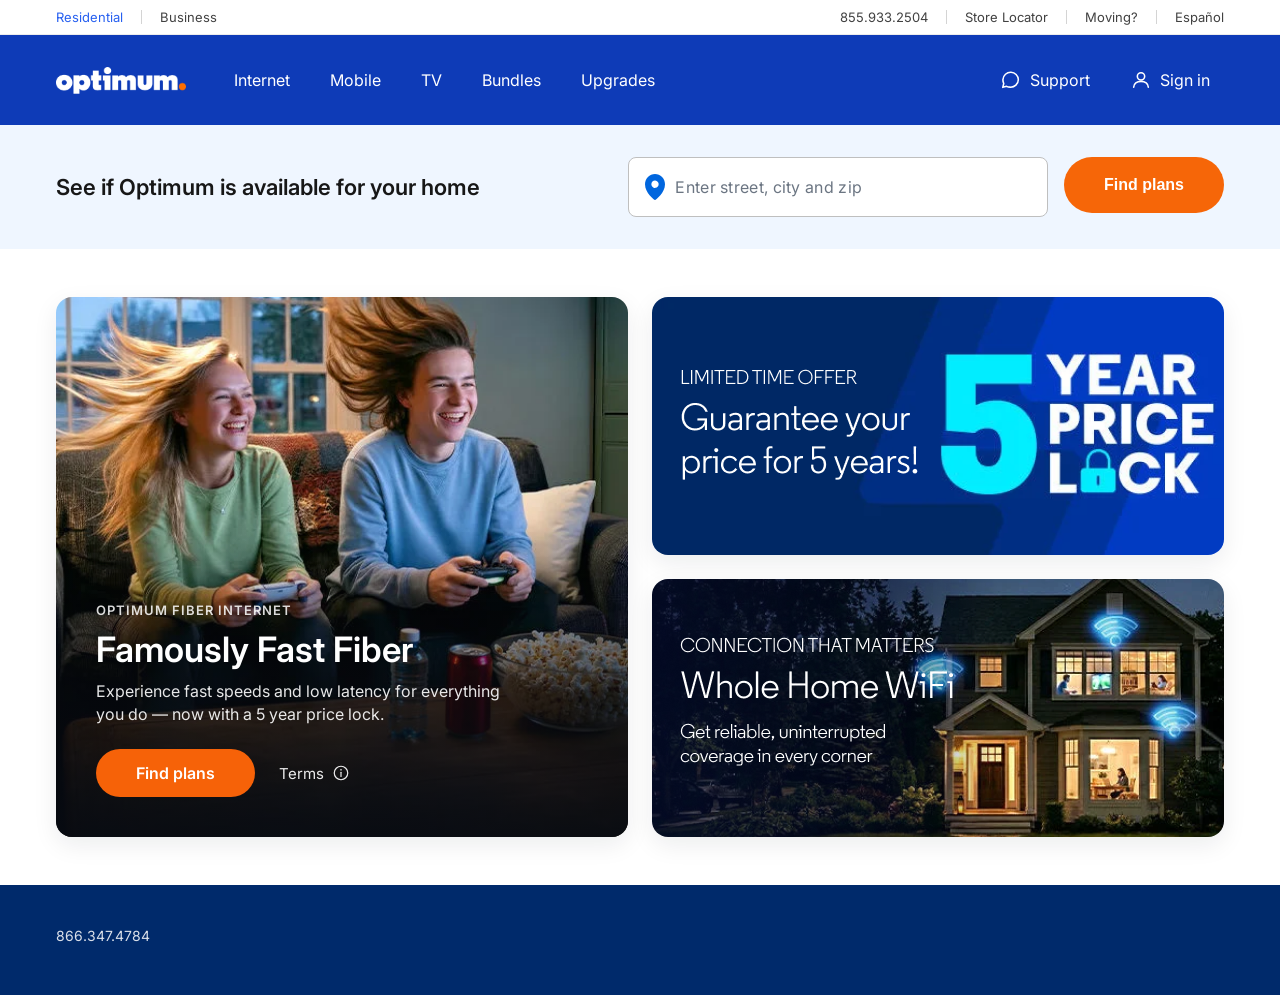
<file: experience-smarty-desktop/index.html>
<!doctype html>
<html lang="en">
  <head>
    <meta charset="UTF-8" />
    <meta name="viewport" content="width=device-width, initial-scale=1.0" />
    <title>Optimum Address Flow Prototype — Smarty Desktop (real apartments)</title>
    <link rel="preconnect" href="https://fonts.googleapis.com" />
    <link rel="preconnect" href="https://fonts.gstatic.com" crossorigin />
    <link
      href="https://fonts.googleapis.com/css2?family=Inter:wght@400;500;600;700;800&display=swap"
      rel="stylesheet"
    />
    <link rel="stylesheet" href="./styles.css?v=20260618smartydesk12" />
  </head>
  <body data-page="address">
    <div class="site">
      <!-- Utility bar -->
      <div class="utility-bar">
        <div class="util-inner">
          <div class="util-group">
            <a class="util-link util-active" href="#">Residential</a>
            <span class="util-div"></span>
            <a class="util-link" href="#">Business</a>
          </div>
          <div class="util-group">
            <span class="util-link">855.933.2504</span>
            <span class="util-div"></span>
            <a class="util-link" href="#">Store Locator</a>
            <span class="util-div"></span>
            <a class="util-link" href="#">Moving?</a>
            <span class="util-div"></span>
            <a class="util-link" href="#">Español</a>
          </div>
        </div>
      </div>

      <!-- Primary nav -->
      <header class="nav">
        <div class="nav-inner">
          <div class="nav-left">
            <img class="nav-logo" src="./assets/logo-optimum-white.png" alt="Optimum" />
            <nav class="nav-links">
              <a href="#">Internet</a>
              <a href="#">Mobile</a>
              <a href="#">TV</a>
              <a href="#">Bundles</a>
              <a href="#">Upgrades</a>
            </nav>
          </div>
          <div class="nav-right">
            <a class="nav-action" href="#">
              <svg viewBox="0 0 24 24" width="22" height="22" fill="none" stroke="currentColor" stroke-width="1.7" stroke-linecap="round" stroke-linejoin="round"><path d="M20 11.5a8.38 8.38 0 0 1-9 8.3 8.5 8.5 0 0 1-3.8-.9L3 20l1.1-4.2A8.38 8.38 0 0 1 3.2 11.5a8.5 8.5 0 0 1 8.8-8 8.38 8.38 0 0 1 8 8Z"/></svg>
              Support
            </a>
            <a class="nav-action" href="#">
              <svg viewBox="0 0 24 24" width="22" height="22" fill="none" stroke="currentColor" stroke-width="1.7" stroke-linecap="round" stroke-linejoin="round"><circle cx="12" cy="8" r="4"/><path d="M4 20c0-4 3.6-6.5 8-6.5s8 2.5 8 6.5"/></svg>
              Sign in
            </a>
          </div>
        </div>
      </header>

      <!-- Check availability band -->
      <section class="check-band" id="checkBand">
        <div class="check-inner">
          <div class="check-copy">
            <h1>See if Optimum is available for your home</h1>
          </div>
          <div class="check-controls">
            <div class="address-input-wrap">
              <label id="addressField" class="text-input">
                <img class="pin-icon" src="./assets/icon-pin-blue.svg" alt="" />
                <input id="addressInput" type="text" inputmode="text" name="optimum-address-search" autocomplete="off" autocorrect="off" autocapitalize="off" spellcheck="false" data-lpignore="true" data-1p-ignore data-form-type="other" placeholder="Enter street, city and zip" />
                <button id="clearAddress" class="suffix-button hidden" aria-label="Clear">
                  <img src="./assets/icon-x-light.svg" alt="" />
                </button>
              </label>
              <section id="dropdown" class="dropdown hidden">
                <p id="dropdownTitle" class="dropdown-title">Select an address to continue...</p>
              </section>
              <p id="addressError" class="error-row hidden">
                <img src="./assets/icon-warning-red.svg" alt="" />
                <span>Please enter your address to check availability.</span>
              </p>
            </div>
            <button id="checkBtn" class="check-btn">Find plans</button>
          </div>
        </div>
      </section>

      <div id="scrim" class="page-scrim hidden"></div>

      <!-- Hero bento -->
      <section class="hero-bento" id="heroBento">
        <div class="bento-inner">
          <a class="bento-card bento-hero" href="#" id="heroCardLink" aria-label="Optimum Fiber Internet — Famously Fast Fiber. Find plans.">
            <span class="bento-hero-scrim" aria-hidden="true"></span>
            <span class="bento-hero-content">
              <span class="bento-hero-eyebrow">Optimum Fiber Internet</span>
              <span class="bento-hero-headline">Famously Fast Fiber</span>
              <span class="bento-hero-desc">Experience fast speeds and low latency for everything you do — now with a 5 year price lock.</span>
              <span class="bento-hero-actions">
                <span class="bento-hero-cta">Find plans</span>
                <span class="bento-hero-terms">Terms
                  <svg viewBox="0 0 24 24" width="18" height="18" fill="none" stroke="currentColor" stroke-width="1.6" aria-hidden="true"><circle cx="12" cy="12" r="9"/><line x1="12" y1="11" x2="12" y2="16.5" stroke-linecap="round"/><circle cx="12" cy="7.8" r="1.1" fill="currentColor" stroke="none"/></svg>
                </span>
              </span>
            </span>
          </a>
          <div class="bento-col">
            <a class="bento-card" href="#"><img src="./assets/bento-5yr.png" alt="Guarantee your price for 5 years — 5 Year Price Lock" /></a>
            <a class="bento-card" href="#"><img src="./assets/bento-wifi.png" alt="Connection that matters — Whole Home WiFi" /></a>
          </div>
        </div>
      </section>

      <!-- Quotes / plans (lower funnel) -->
      <section id="quotesSection" class="quotes hidden">
        <!-- Buy-flow header -->
        <header class="bf-header">
          <div class="bf-header-inner">
            <div class="bf-header-left">
              <img class="bf-logo" src="./assets/logo-optimum.png" alt="Optimum" />
              <span class="bf-help">Need help? Call <a href="#">866.347.4784</a></span>
            </div>
            <div class="bf-address">
              <span id="quotesAddress"></span>
              <button class="bf-edit" type="button" aria-label="Edit address">
                <svg viewBox="0 0 24 24" width="20" height="20" fill="none" stroke="#2760f0" stroke-width="1.8" stroke-linecap="round" stroke-linejoin="round"><path d="M12 20h9"/><path d="M16.5 3.5a2.1 2.1 0 0 1 3 3L7 19l-4 1 1-4Z"/></svg>
              </button>
            </div>
          </div>
        </header>

        <!-- Buy-flow tracker / stepper -->
        <nav class="bf-tracker" aria-label="Checkout progress">
          <div class="bf-tracker-inner">
            <span class="bf-step bf-step--active" aria-current="step"><span class="bf-step-bar"></span>Services</span>
            <span class="bf-step"><span class="bf-step-bar"></span>Checkout</span>
            <span class="bf-step"><span class="bf-step-bar"></span>Installation</span>
            <span class="bf-step"><span class="bf-step-bar"></span>Review</span>
          </div>
        </nav>

        <div class="quotes-body">
          <div class="quotes-main">
            <h1 class="quotes-title">Pick your Internet speed</h1>

            <div class="plans-include">
              <span class="pi-item"><svg viewBox="0 0 256 256" width="16" height="16" fill="#717171" aria-hidden="true"><path d="M208 80h-24V56a56 56 0 0 0-112 0v24H48a16 16 0 0 0-16 16v112a16 16 0 0 0 16 16h160a16 16 0 0 0 16-16V96a16 16 0 0 0-16-16ZM96 56a32 32 0 0 1 64 0v24H96Z"/></svg>5-year price guarantee</span>
              <span class="pi-item"><svg viewBox="0 0 256 256" width="16" height="16" fill="#717171" aria-hidden="true"><path d="M222 90a8 8 0 0 0-13-3l-26 26-23-4-4-23 26-26a8 8 0 0 0-3-13 56 56 0 0 0-69 70L38 165a24 24 0 0 0 34 34l48-48a56 56 0 0 0 70-69Z"/></svg>Free Installation</span>
              <span class="pi-item"><svg viewBox="0 0 256 256" width="16" height="16" fill="#717171" aria-hidden="true"><path d="M128 168a16 16 0 1 0 16 16 16 16 0 0 0-16-16Zm0-48a60 60 0 0 0-42 17 8 8 0 0 0 11 11 44 44 0 0 1 62 0 8 8 0 0 0 11-11 60 60 0 0 0-42-17Zm0-48a108 108 0 0 0-76 31 8 8 0 0 0 11 11 92 92 0 0 1 130 0 8 8 0 0 0 11-11 108 108 0 0 0-76-31Z"/></svg>Equipment Included</span>
            </div>

            <div class="plan-grid" id="internetGrid">
              <article class="plan-card" data-plan="300 Mbps Internet" data-price="25">
                <div class="plan-gauge"><svg viewBox="0 0 56 30" width="56" height="30" fill="none" aria-hidden="true"><path d="M4 28a24 24 0 0 1 48 0" stroke="#d9d9d9" stroke-width="4" stroke-linecap="round"/><path d="M4 28a24 24 0 0 1 14-21.8" stroke="#2760f0" stroke-width="4" stroke-linecap="round"/><circle cx="28" cy="28" r="3.5" fill="#171717"/><line x1="28" y1="28" x2="16" y2="13" stroke="#171717" stroke-width="2.5" stroke-linecap="round"/></svg></div>
                <h2 class="plan-name">300 Mbps Internet</h2>
                <div class="plan-price">$25<span>/mo.</span></div>
                <p class="plan-qualifier">with Auto Pay &amp; Paperless Bill</p>
                <p class="plan-guarantee"><svg viewBox="0 0 256 256" width="14" height="14" fill="#00a04a" aria-hidden="true"><path d="M225.86 102.82c-3.77-3.94-7.67-8-9.14-11.57-1.36-3.27-1.44-8.69-1.52-13.94-.15-9.76-.31-20.82-8-28.51s-18.75-7.85-28.51-8c-5.25-.08-10.67-.16-13.94-1.52-3.56-1.47-7.63-5.37-11.57-9.14C146.28 13 138.18 5 128 5s-18.28 8-25.18 14.82c-3.94 3.77-8 7.67-11.57 9.14-3.27 1.36-8.69 1.44-13.94 1.52-9.76.15-20.82.31-28.51 8s-7.85 18.75-8 28.51c-.08 5.25-.16 10.67-1.52 13.94-1.47 3.56-5.37 7.63-9.14 11.57C23 109.72 15 117.82 15 128s8 18.28 14.82 25.18c3.77 3.94 7.67 8 9.14 11.57 1.36 3.27 1.44 8.69 1.52 13.94.15 9.76.31 20.82 8 28.51s18.75 7.85 28.51 8c5.25.08 10.67.16 13.94 1.52 3.56 1.47 7.63 5.37 11.57 9.14C109.72 233 117.82 241 128 241s18.28-8 25.18-14.82c3.94-3.77 8-7.67 11.57-9.14 3.27-1.36 8.69-1.44 13.94-1.52 9.76-.15 20.82-.31 28.51-8s7.85-18.75 8-28.51c.08-5.25.16-10.67 1.52-13.94 1.47-3.56 5.37-7.63 9.14-11.57C233 146.28 241 138.18 241 128s-8-18.28-15.14-25.18Zm-52.2 6.84-56 56a8 8 0 0 1-11.32 0l-24-24a8 8 0 0 1 11.32-11.32L112 148.69l50.34-50.35a8 8 0 0 1 11.32 11.32Z"/></svg>5-year price guarantee</p>
                <div class="plan-perk">
                  <span class="hbo-logo">HBO<span>Max</span></span>
                  <p>HBO Max Basic with Ads plan: 12 months included <a href="#">See details</a></p>
                </div>
                <div class="plan-links"><a href="#">Details</a><a href="#">Broadband Facts</a></div>
                <button class="plan-btn plan-select" type="button">Select</button>
              </article>

              <article class="plan-card" data-plan="500 Mbps Internet" data-price="35">
                <div class="plan-gauge"><svg viewBox="0 0 56 30" width="56" height="30" fill="none" aria-hidden="true"><path d="M4 28a24 24 0 0 1 48 0" stroke="#d9d9d9" stroke-width="4" stroke-linecap="round"/><path d="M4 28a24 24 0 0 1 24-23.9" stroke="#2760f0" stroke-width="4" stroke-linecap="round"/><circle cx="28" cy="28" r="3.5" fill="#171717"/><line x1="28" y1="28" x2="28" y2="9" stroke="#171717" stroke-width="2.5" stroke-linecap="round"/></svg></div>
                <h2 class="plan-name">500 Mbps Internet</h2>
                <div class="plan-price">$35<span>/mo.</span></div>
                <p class="plan-qualifier">with Auto Pay &amp; Paperless Bill</p>
                <p class="plan-guarantee"><svg viewBox="0 0 256 256" width="14" height="14" fill="#00a04a" aria-hidden="true"><path d="M225.86 102.82c-3.77-3.94-7.67-8-9.14-11.57-1.36-3.27-1.44-8.69-1.52-13.94-.15-9.76-.31-20.82-8-28.51s-18.75-7.85-28.51-8c-5.25-.08-10.67-.16-13.94-1.52-3.56-1.47-7.63-5.37-11.57-9.14C146.28 13 138.18 5 128 5s-18.28 8-25.18 14.82c-3.94 3.77-8 7.67-11.57 9.14-3.27 1.36-8.69 1.44-13.94 1.52-9.76.15-20.82.31-28.51 8s-7.85 18.75-8 28.51c-.08 5.25-.16 10.67-1.52 13.94-1.47 3.56-5.37 7.63-9.14 11.57C23 109.72 15 117.82 15 128s8 18.28 14.82 25.18c3.77 3.94 7.67 8 9.14 11.57 1.36 3.27 1.44 8.69 1.52 13.94.15 9.76.31 20.82 8 28.51s18.75 7.85 28.51 8c5.25.08 10.67.16 13.94 1.52 3.56 1.47 7.63 5.37 11.57 9.14C109.72 233 117.82 241 128 241s18.28-8 25.18-14.82c3.94-3.77 8-7.67 11.57-9.14 3.27-1.36 8.69-1.44 13.94-1.52 9.76-.15 20.82-.31 28.51-8s7.85-18.75 8-28.51c.08-5.25.16-10.67 1.52-13.94 1.47-3.56 5.37-7.63 9.14-11.57C233 146.28 241 138.18 241 128s-8-18.28-15.14-25.18Zm-52.2 6.84-56 56a8 8 0 0 1-11.32 0l-24-24a8 8 0 0 1 11.32-11.32L112 148.69l50.34-50.35a8 8 0 0 1 11.32 11.32Z"/></svg>5-year price guarantee</p>
                <div class="plan-perk">
                  <span class="hbo-logo">HBO<span>Max</span></span>
                  <p>HBO Max Basic with Ads plan: 12 months included <a href="#">See details</a></p>
                </div>
                <div class="plan-links"><a href="#">Details</a><a href="#">Broadband Facts</a></div>
                <button class="plan-btn plan-select" type="button">Select</button>
              </article>

              <article class="plan-card plan-card--recommended is-selected" data-plan="1 Gig Fiber Internet" data-price="45">
                <span class="plan-badge">Recommended</span>
                <div class="plan-gauge"><svg viewBox="0 0 56 30" width="56" height="30" fill="none" aria-hidden="true"><path d="M4 28a24 24 0 0 1 48 0" stroke="#d9d9d9" stroke-width="4" stroke-linecap="round"/><path d="M4 28a24 24 0 0 1 46.5-6" stroke="#2760f0" stroke-width="4" stroke-linecap="round"/><circle cx="28" cy="28" r="3.5" fill="#171717"/><line x1="28" y1="28" x2="44" y2="16" stroke="#171717" stroke-width="2.5" stroke-linecap="round"/></svg></div>
                <h2 class="plan-name">1 Gig Fiber Internet</h2>
                <div class="plan-price">$45<span>/mo.</span> <s>$129.99/mo.</s></div>
                <p class="plan-qualifier">with Auto Pay &amp; Paperless Bill</p>
                <p class="plan-guarantee"><svg viewBox="0 0 256 256" width="14" height="14" fill="#00a04a" aria-hidden="true"><path d="M225.86 102.82c-3.77-3.94-7.67-8-9.14-11.57-1.36-3.27-1.44-8.69-1.52-13.94-.15-9.76-.31-20.82-8-28.51s-18.75-7.85-28.51-8c-5.25-.08-10.67-.16-13.94-1.52-3.56-1.47-7.63-5.37-11.57-9.14C146.28 13 138.18 5 128 5s-18.28 8-25.18 14.82c-3.94 3.77-8 7.67-11.57 9.14-3.27 1.36-8.69 1.44-13.94 1.52-9.76.15-20.82.31-28.51 8s-7.85 18.75-8 28.51c-.08 5.25-.16 10.67-1.52 13.94-1.47 3.56-5.37 7.63-9.14 11.57C23 109.72 15 117.82 15 128s8 18.28 14.82 25.18c3.77 3.94 7.67 8 9.14 11.57 1.36 3.27 1.44 8.69 1.52 13.94.15 9.76.31 20.82 8 28.51s18.75 7.85 28.51 8c5.25.08 10.67.16 13.94 1.52 3.56 1.47 7.63 5.37 11.57 9.14C109.72 233 117.82 241 128 241s18.28-8 25.18-14.82c3.94-3.77 8-7.67 11.57-9.14 3.27-1.36 8.69-1.44 13.94-1.52 9.76-.15 20.82-.31 28.51-8s7.85-18.75 8-28.51c.08-5.25.16-10.67 1.52-13.94 1.47-3.56 5.37-7.63 9.14-11.57C233 146.28 241 138.18 241 128s-8-18.28-15.14-25.18Zm-52.2 6.84-56 56a8 8 0 0 1-11.32 0l-24-24a8 8 0 0 1 11.32-11.32L112 148.69l50.34-50.35a8 8 0 0 1 11.32 11.32Z"/></svg>5-year price guarantee</p>
                <div class="plan-perk">
                  <span class="hbo-logo">HBO<span>Max</span></span>
                  <p>HBO Max Basic with Ads plan: 12 months included <a href="#">See details</a></p>
                </div>
                <div class="plan-links"><a href="#">Details</a><a href="#">Broadband Facts</a></div>
                <button class="plan-btn plan-select" type="button">Selected</button>
              </article>
            </div>

            <p class="wired-note">Wired connection speeds. WiFi speeds may vary.</p>

            <div class="quotes-subhead">TV (optional)</div>
            <p class="quotes-promo"><svg viewBox="0 0 256 256" width="18" height="18" fill="#00a04a" aria-hidden="true"><path d="M243 110 146 13a14 14 0 0 0-10-4H40a14 14 0 0 0-14 14v96a14 14 0 0 0 4 10l97 97a14 14 0 0 0 20 0l96-96a14 14 0 0 0 0-20ZM76 84a12 12 0 1 1 12-12 12 12 0 0 1-12 12Z"/></svg>Save $5/mo. on Internet when you add TV</p>

            <div class="plan-grid plan-grid--tv" id="tvGrid">
              <article class="plan-card tv-card" data-tv="Entertainment TV" data-price="30">
                <span class="plan-badge plan-badge--popular">Most popular</span>
                <div class="tv-icon"><svg viewBox="0 0 256 256" width="34" height="34" fill="none" stroke="#2760f0" stroke-width="14"><rect x="32" y="56" width="192" height="128" rx="12"/><line x1="88" y1="216" x2="168" y2="216" stroke-linecap="round"/></svg></div>
                <h2 class="plan-name">Entertainment TV</h2>
                <div class="plan-price">$30<span>/mo.</span></div>
                <p class="plan-qualifier">125+ channels</p>
                <ul class="tv-features"><li>Local channels &amp; news</li><li>Sports &amp; entertainment</li><li>Free DVR included</li></ul>
                <div class="plan-links"><a href="#">Details</a></div>
                <button class="plan-btn plan-select" type="button">Add TV</button>
              </article>
              <article class="plan-card tv-card" data-tv="Extra TV" data-price="95">
                <div class="tv-icon"><svg viewBox="0 0 256 256" width="34" height="34" fill="none" stroke="#2760f0" stroke-width="14"><rect x="32" y="56" width="192" height="128" rx="12"/><line x1="88" y1="216" x2="168" y2="216" stroke-linecap="round"/></svg></div>
                <h2 class="plan-name">Extra TV</h2>
                <div class="plan-price">$95<span>/mo.</span></div>
                <p class="plan-qualifier">340+ channels</p>
                <ul class="tv-features"><li>Everything in Entertainment</li><li>Premium movie channels</li><li>Regional sports networks</li></ul>
                <div class="plan-links"><a href="#">Details</a></div>
                <button class="plan-btn plan-select" type="button">Add TV</button>
              </article>
            </div>
          </div>

          <!-- Order summary / Monthly charges -->
          <aside class="quotes-summary" id="quotesCart">
            <div class="summary-card">
              <div class="summary-top">
                <div class="summary-due">
                  <strong id="summaryTopTotal">$45.00</strong>
                  <span>Due monthly</span>
                </div>
                <button class="summary-continue" type="button">Continue</button>
              </div>
              <h2 class="summary-title">Monthly charges</h2>
              <div class="summary-lines" id="summaryLines">
                <div class="summary-line">
                  <span class="sl-label" id="summaryPlanName">1 Gig Fiber Internet</span>
                  <span class="sl-value" id="summaryPlanPrice">$45.00/mo</span>
                </div>
                <div class="summary-line sl-credit">
                  <span class="sl-label"><svg viewBox="0 0 256 256" width="15" height="15" fill="#00a04a" aria-hidden="true"><path d="M243.31 136 144 36.69A15.86 15.86 0 0 0 132.69 32H40a8 8 0 0 0-8 8v92.69A15.86 15.86 0 0 0 36.69 144L136 243.31a16 16 0 0 0 22.63 0l84.68-84.68a16 16 0 0 0 0-22.63ZM84 96a12 12 0 1 1 12-12 12 12 0 0 1-12 12Z"/></svg>5-year price guarantee</span>
                  <span class="sl-value">included</span>
                </div>
              </div>
              <div class="summary-divider"></div>
              <div class="summary-total">
                <span>Due monthly</span>
                <span id="summaryDueTotal">$45.00/mo</span>
              </div>
              <p class="summary-fineprint">Plus taxes and fees</p>
              <div class="summary-included">
                <span class="si-row"><svg viewBox="0 0 256 256" width="15" height="15" fill="#00a04a" aria-hidden="true"><path d="M229.66 77.66l-128 128a8 8 0 0 1-11.32 0l-56-56a8 8 0 0 1 11.32-11.32L96 188.69 218.34 66.34a8 8 0 0 1 11.32 11.32Z"/></svg><span>2-year price lock</span><b>included</b></span>
                <span class="si-row"><svg viewBox="0 0 256 256" width="15" height="15" fill="#00a04a" aria-hidden="true"><path d="M229.66 77.66l-128 128a8 8 0 0 1-11.32 0l-56-56a8 8 0 0 1 11.32-11.32L96 188.69 218.34 66.34a8 8 0 0 1 11.32 11.32Z"/></svg><span>HBO Max Basic With Ads plan: 12 months included</span><b>included</b></span>
                <span class="si-row"><svg viewBox="0 0 256 256" width="15" height="15" fill="#00a04a" aria-hidden="true"><path d="M229.66 77.66l-128 128a8 8 0 0 1-11.32 0l-56-56a8 8 0 0 1 11.32-11.32L96 188.69 218.34 66.34a8 8 0 0 1 11.32 11.32Z"/></svg><span>Free standard installation</span><b>included</b></span>
              </div>
              <div class="summary-promo">
                <input type="text" placeholder="Promo Code" aria-label="Promo Code" />
                <button type="button">Apply</button>
              </div>
            </div>
            <p class="summary-disclaimer">For new residential customers only. Additional taxes, fees, surcharges and restrictions apply. Price subject to change at any time. <a href="#">Disclaimer</a></p>
          </aside>
        </div>
      </section>

      <!-- Footer -->
      <footer id="siteFooter" class="site-footer">
        <div class="site-footer-inner">
          <span class="footer-phone">866.347.4784</span>
        </div>
      </footer>
    </div>

    <!-- Checking modal -->
    <div id="checkModal" class="check-modal hidden" aria-hidden="true">
      <div class="check-modal-scrim"></div>
      <div class="check-modal-card">
        <span class="check-spinner" aria-hidden="true"></span>
        <span id="checkModalText">Checking availability...</span>
      </div>
    </div>

    <!-- End-of-prototype overlay -->
    <div id="endPrototype" class="end-prototype hidden" aria-hidden="true">
      <p class="end-prototype-text">End of prototype. Click to restart.</p>
    </div>

    <a class="menu-back" href="../" aria-label="Back to menu"></a>

    <script src="./config.js?v=20260618smartydesk1"></script>
    <script src="./app.js?v=20260618smartydesk13"></script>
  </body>
</html>
</file>
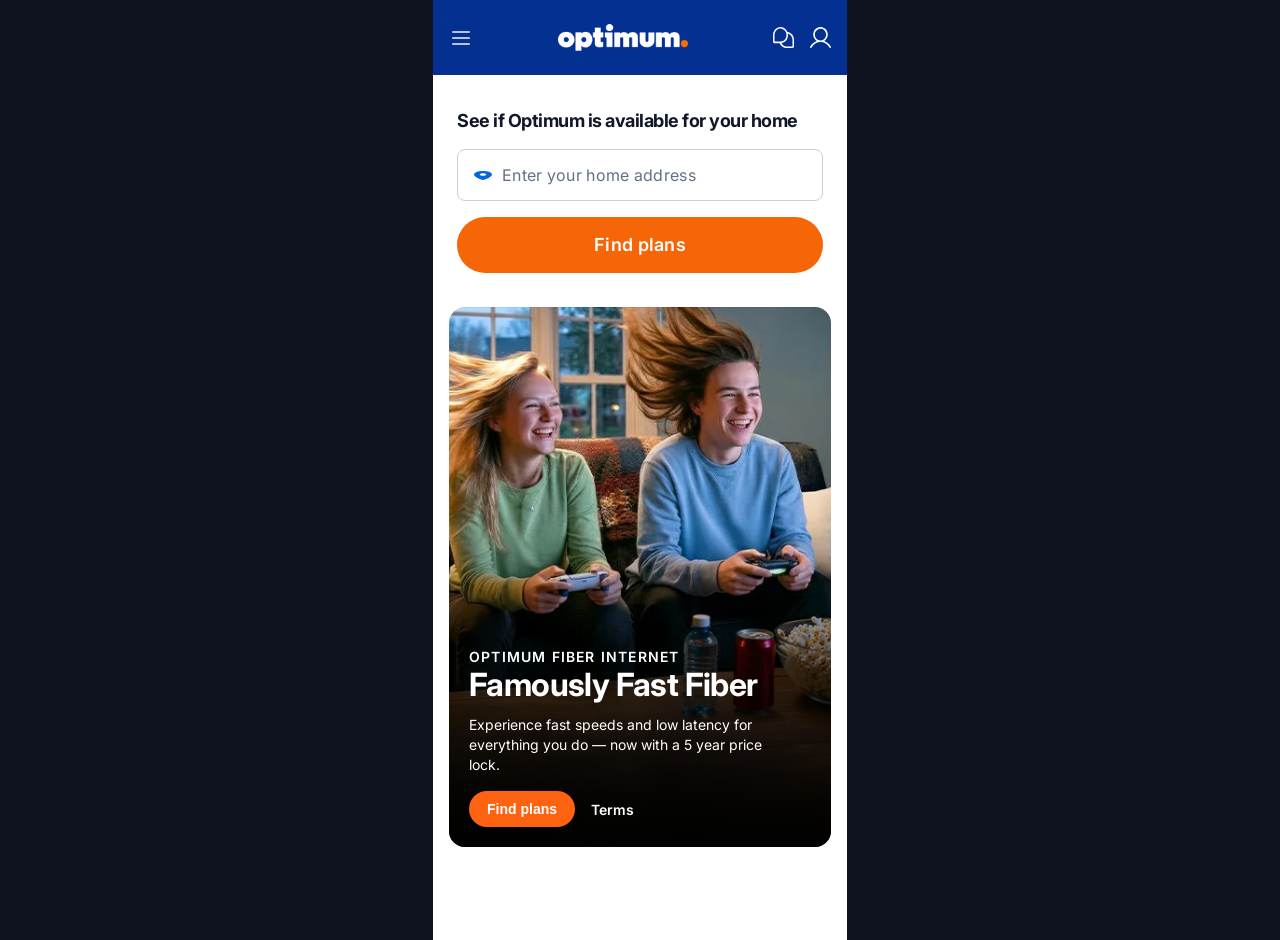
<file: experience-smarty-one-step-units/index.html>
<!doctype html>
<html lang="en">
  <head>
    <meta charset="UTF-8" />
    <meta name="viewport" content="width=device-width, initial-scale=1.0" />
    <title>Optimum Address Flow Prototype — One-step units (inline apartments)</title>
    <link rel="preconnect" href="https://fonts.googleapis.com" />
    <link rel="preconnect" href="https://fonts.gstatic.com" crossorigin />
    <link
      href="https://fonts.googleapis.com/css2?family=Inter:wght@400;500;600;700;800&display=swap"
      rel="stylesheet"
    />
    <link rel="stylesheet" href="./styles.css?v=20260616smarty4" />
  </head>
  <body>
    <div class="phone">
      <div id="phoneViewport" class="phone-viewport">
        <header id="header" class="header header-blue">
          <span id="menuIcon" class="header-icon icon-menu" aria-hidden="true"></span>
          <img id="headerLogo" class="logo" src="./assets/logo-optimum-white.png" alt="Optimum" />
          <div class="header-actions">
            <span class="header-icon icon-chat" aria-hidden="true"></span>
            <span class="header-icon icon-user" aria-hidden="true"></span>
          </div>
        </header>

        <main>
          <section id="addressSection" class="section address-section">
            <h1>See if Optimum is available for your home</h1>

            <div class="address-input-wrap">
              <label id="addressField" class="text-input">
                <img class="pin-icon" src="./assets/icon-pin-blue.svg" alt="" />
                <input id="addressInput" type="text" inputmode="text" name="address" autocomplete="street-address" spellcheck="false" placeholder="Enter your home address" />
                <button id="clearAddress" class="suffix-button hidden" aria-label="Clear">
                  <img src="./assets/icon-x-light.svg" alt="" />
                </button>
              </label>

              <section id="dropdown" class="dropdown hidden">
                <p id="dropdownTitle" class="dropdown-title">Keep typing to see matches...</p>
              </section>
            </div>

            <p id="addressError" class="error-row hidden">
              <img src="./assets/icon-warning-red.svg" alt="" />
              <span>Please enter street, city and zip to find plans</span>
            </p>

            <button id="checkPlansBtn" class="primary-btn">Find plans</button>
          </section>

          <div id="topScrim" class="page-scrim page-scrim-top hidden"></div>
          <div id="bottomScrim" class="page-scrim page-scrim-bottom hidden"></div>

          <section id="heroSection" class="section hero-wrap">
            <article class="hero-card">
              <img class="hero-image" src="./assets/hero-fiber.png" alt="" />
              <div class="hero-gradient"></div>
              <div class="hero-copy">
                <p class="eyebrow">OPTIMUM FIBER INTERNET</p>
                <h2>Famously Fast Fiber</h2>
                <p>Experience fast speeds and low latency for everything you do — now with a 5 year price lock.</p>
                <div class="hero-cta-row">
                  <button class="hero-btn">Find plans</button>
                  <a href="#">Terms</a>
                </div>
              </div>
            </article>
          </section>

          <section id="checkingSection" class="checking-section hidden" aria-live="polite">
            <div class="checking-ring">
              <img class="checking-pin" src="./assets/icon-pin-blue.svg" alt="" />
            </div>
            <p>Checking address...</p>
          </section>

          <section id="activeAccountSection" class="section active-account-section hidden">
            <h1>This address has an active Optimum account.</h1>
            <p id="activeAddressText" class="active-address-text">1111 STEWART AVE APT 1B BETHPAGE NY 11714</p>
            <a id="editAddressLink" href="#">Edit address</a>

            <article class="active-account-card">
              <h2>Need service at this address?</h2>
              <button id="startShoppingBtn" class="primary-btn">Start shopping</button>
              <hr />
              <h2>Managing your existing service at this address?</h2>
              <button id="myAccountBtn" class="secondary-btn">My account</button>
            </article>
          </section>

          <section id="quotesSection" class="quotes-section hidden">
            <div class="quotes-header">
              <img class="quotes-logo" src="./assets/logo-black.png" alt="Optimum" />
              <div class="quotes-header-actions">
                <span class="qh-icon" aria-hidden="true">
                  <svg viewBox="0 0 24 24" width="22" height="22" fill="none" stroke="#0b132b" stroke-width="1.8" stroke-linecap="round" stroke-linejoin="round"><path d="M6.5 3.5h3l1.5 4-2 1.5a12 12 0 0 0 6 6l1.5-2 4 1.5v3a2 2 0 0 1-2.2 2A17 17 0 0 1 4.5 5.7 2 2 0 0 1 6.5 3.5Z"/></svg>
                </span>
                <span class="qh-icon" aria-hidden="true">
                  <svg viewBox="0 0 24 24" width="22" height="22" fill="none" stroke="#0b132b" stroke-width="1.8" stroke-linecap="round" stroke-linejoin="round"><path d="M12 21s-7-6.3-7-11a7 7 0 0 1 14 0c0 4.7-7 11-7 11Z"/><circle cx="12" cy="10" r="2.6"/></svg>
                </span>
              </div>
            </div>
            <div class="buyflow-tracker">
              <span class="bt-seg bt-active"></span>
              <span class="bt-seg"></span>
              <span class="bt-seg"></span>
              <span class="bt-seg"></span>
            </div>

            <div class="quotes-scroll">
              <h1 class="quotes-title">Pick your Internet speed</h1>

              <div class="edu-banner">
                <svg class="edu-check" viewBox="0 0 24 24" width="22" height="22" fill="none" stroke="#0a7d34" stroke-width="2.2" stroke-linecap="round" stroke-linejoin="round" aria-hidden="true"><circle cx="12" cy="12" r="9"/><path d="M8 12.5l2.5 2.5L16 9"/></svg>
                <p>Save $5/mo. on any internet plan — just provide your <strong>.edu</strong> email on the contact page.</p>
              </div>

              <div class="plans-include">
                <span class="pi-item"><svg viewBox="0 0 256 256" width="16" height="16" fill="#637085" aria-hidden="true"><path d="M208 80h-24V56a56 56 0 0 0-112 0v24H48a16 16 0 0 0-16 16v112a16 16 0 0 0 16 16h160a16 16 0 0 0 16-16V96a16 16 0 0 0-16-16ZM96 56a32 32 0 0 1 64 0v24H96Z"/></svg>5-year price guarantee</span>
                <span class="pi-item"><svg viewBox="0 0 256 256" width="16" height="16" fill="#637085" aria-hidden="true"><path d="M226 117a52 52 0 0 1-68-49l-31 31-31-31-22 22 31 31-31 31 22 22 31-31 31 31a52 52 0 0 1 67-69Z" opacity=".0"/><path d="M222 90a8 8 0 0 0-13-3l-26 26-23-4-4-23 26-26a8 8 0 0 0-3-13 56 56 0 0 0-69 70L38 165a24 24 0 0 0 34 34l48-48a56 56 0 0 0 70-69Z"/></svg>Free Installation</span>
                <span class="pi-item"><svg viewBox="0 0 256 256" width="16" height="16" fill="#637085" aria-hidden="true"><path d="M128 168a16 16 0 1 0 16 16 16 16 0 0 0-16-16Zm0-48a60 60 0 0 0-42 17 8 8 0 0 0 11 11 44 44 0 0 1 62 0 8 8 0 0 0 11-11 60 60 0 0 0-42-17Zm0-48a108 108 0 0 0-76 31 8 8 0 0 0 11 11 92 92 0 0 1 130 0 8 8 0 0 0 11-11 108 108 0 0 0-76-31Z"/></svg>Equipment Included</span>
              </div>

              <div class="plan-rail" id="internetRail">
                <article class="plan-card">
                  <div class="plan-gauge">
                    <svg viewBox="0 0 56 30" width="56" height="30" fill="none" aria-hidden="true"><path d="M4 28a24 24 0 0 1 48 0" stroke="#d4d8e0" stroke-width="4" stroke-linecap="round"/><path d="M4 28a24 24 0 0 1 14-21.8" stroke="#0066de" stroke-width="4" stroke-linecap="round"/><circle cx="28" cy="28" r="3.5" fill="#0b132b"/><line x1="28" y1="28" x2="16" y2="13" stroke="#0b132b" stroke-width="2.5" stroke-linecap="round"/></svg>
                  </div>
                  <h2 class="plan-name">300 Mbps Internet</h2>
                  <div class="plan-price">$25<span>/mo.</span></div>
                  <p class="plan-qualifier">with Auto Pay &amp; Paperless Bill</p>
                  <p class="plan-guarantee"><svg viewBox="0 0 256 256" width="13" height="13" fill="#637085" aria-hidden="true"><path d="M208 80h-24V56a56 56 0 0 0-112 0v24H48a16 16 0 0 0-16 16v112a16 16 0 0 0 16 16h160a16 16 0 0 0 16-16V96a16 16 0 0 0-16-16ZM96 56a32 32 0 0 1 64 0v24H96Z"/></svg>5-year price guarantee</p>
                  <div class="plan-perk">
                    <span class="hbo-logo">HBO<span>Max</span></span>
                    <p>HBO Max Basic with Ads plan: 12 months included <a href="#">See details</a></p>
                  </div>
                  <div class="plan-links">
                    <a href="#">Details</a>
                    <a href="#">Broadband Facts</a>
                  </div>
                  <button class="primary-btn plan-select">Select</button>
                </article>

                <article class="plan-card">
                  <div class="plan-gauge">
                    <svg viewBox="0 0 56 30" width="56" height="30" fill="none" aria-hidden="true"><path d="M4 28a24 24 0 0 1 48 0" stroke="#d4d8e0" stroke-width="4" stroke-linecap="round"/><path d="M4 28a24 24 0 0 1 46.5-6" stroke="#0066de" stroke-width="4" stroke-linecap="round"/><circle cx="28" cy="28" r="3.5" fill="#0b132b"/><line x1="28" y1="28" x2="44" y2="16" stroke="#0b132b" stroke-width="2.5" stroke-linecap="round"/></svg>
                  </div>
                  <h2 class="plan-name">1 Gig Fiber Internet</h2>
                  <div class="plan-price">$45<span>/mo.</span> <s>$129.99/mo.</s></div>
                  <p class="plan-qualifier">with Auto Pay &amp; Paperless Bill</p>
                  <p class="plan-guarantee"><svg viewBox="0 0 256 256" width="13" height="13" fill="#637085" aria-hidden="true"><path d="M208 80h-24V56a56 56 0 0 0-112 0v24H48a16 16 0 0 0-16 16v112a16 16 0 0 0 16 16h160a16 16 0 0 0 16-16V96a16 16 0 0 0-16-16ZM96 56a32 32 0 0 1 64 0v24H96Z"/></svg>5-year price guarantee</p>
                  <div class="plan-perk">
                    <span class="hbo-logo">HBO<span>Max</span></span>
                    <p>HBO Max Basic with Ads plan: 12 months included <a href="#">See details</a></p>
                  </div>
                  <div class="plan-links">
                    <a href="#">Details</a>
                    <a href="#">Broadband Facts</a>
                  </div>
                  <button class="secondary-btn plan-select">Select</button>
                </article>
              </div>

              <div class="carousel-dots"><span class="dot dot-active"></span><span class="dot"></span></div>
              <p class="wired-note">Wired connection speeds. WiFi speeds may vary.</p>

              <div class="quotes-subhead">TV (optional)</div>
              <p class="quotes-promo"><svg viewBox="0 0 256 256" width="18" height="18" fill="#0066de" aria-hidden="true"><path d="M243 110 146 13a14 14 0 0 0-10-4H40a14 14 0 0 0-14 14v96a14 14 0 0 0 4 10l97 97a14 14 0 0 0 20 0l96-96a14 14 0 0 0 0-20ZM76 84a12 12 0 1 1 12-12 12 12 0 0 1-12 12Z"/></svg>Save $10/mo. on Internet when you add TV</p>

              <div class="plan-rail" id="tvRail">
                <article class="plan-card tv-card">
                  <span class="popular-badge">Most popular</span>
                  <div class="tv-icon"><svg viewBox="0 0 256 256" width="34" height="34" fill="none" stroke="#0066de" stroke-width="14"><rect x="32" y="56" width="192" height="128" rx="12"/><line x1="88" y1="216" x2="168" y2="216" stroke-linecap="round"/></svg></div>
                  <h2 class="plan-name">Entertainment TV</h2>
                  <div class="plan-price">$30<span>/mo.</span></div>
                  <p class="plan-qualifier">125+ channels</p>
                  <ul class="tv-features">
                    <li>Local channels &amp; news</li>
                    <li>Sports &amp; entertainment</li>
                    <li>Free DVR included</li>
                  </ul>
                  <div class="plan-links"><a href="#">Details</a></div>
                  <button class="secondary-btn plan-select">Add TV</button>
                </article>

                <article class="plan-card tv-card">
                  <div class="tv-icon"><svg viewBox="0 0 256 256" width="34" height="34" fill="none" stroke="#0066de" stroke-width="14"><rect x="32" y="56" width="192" height="128" rx="12"/><line x1="88" y1="216" x2="168" y2="216" stroke-linecap="round"/></svg></div>
                  <h2 class="plan-name">Everything TV</h2>
                  <div class="plan-price">$70<span>/mo.</span></div>
                  <p class="plan-qualifier">340+ channels</p>
                  <ul class="tv-features">
                    <li>Everything in Entertainment</li>
                    <li>Premium movie channels</li>
                    <li>Regional sports networks</li>
                  </ul>
                  <div class="plan-links"><a href="#">Details</a></div>
                  <button class="secondary-btn plan-select">Add TV</button>
                </article>
              </div>
            </div>
          </section>

          <footer id="footer" class="section footer hidden">
            <hr />
            <p>Pricing, offers, and terms subject to change and discontinuance w/o notice. All trademarks and service marks are the property of their respective owner.</p>
            <p>© 2026 CSC Holdings, LLC.</p>
            <a href="#">About Optimum</a>
            <a href="#">Disclaimers</a>
            <a href="#">Terms</a>
            <a href="#">Privacy</a>
            <div class="socials">
              <img src="./assets/social-1.png" alt="" />
              <img src="./assets/social-2.png" alt="" />
              <img src="./assets/social-3.png" alt="" />
              <img src="./assets/social-4.png" alt="" />
              <img src="./assets/social-5.png" alt="" />
              <img src="./assets/social-6.png" alt="" />
            </div>
          </footer>
        </main>
      </div>

      <div id="quotesCart" class="quotes-cart">
        <div class="cart-total">
          <strong>$130.00<span>/mo.</span></strong>
          <button class="cart-details" type="button">Details
            <svg viewBox="0 0 24 24" width="16" height="16" fill="none" stroke="#0066de" stroke-width="2" stroke-linecap="round" stroke-linejoin="round"><path d="M6 15l6-6 6 6"/></svg>
          </button>
        </div>
        <button class="primary-btn cart-continue">Continue</button>
      </div>

      <div id="plansModal" class="plans-modal hidden" aria-hidden="true">
        <div class="plans-modal-scrim"></div>
        <div class="plans-modal-card">
          <div class="plans-indicator">
            <span class="plans-pin"><span class="checking-ring"><img class="checking-pin" src="./assets/icon-pin-blue.svg" alt="" /></span></span>
            <svg class="plans-search" viewBox="0 0 24 24" width="42" height="42" fill="none" stroke="#0066de" stroke-width="2" stroke-linecap="round" stroke-linejoin="round" aria-hidden="true"><circle cx="11" cy="11" r="7" /><line x1="16.5" y1="16.5" x2="21" y2="21" /></svg>
            <svg class="plans-check" viewBox="0 0 24 24" width="44" height="44" fill="none" stroke="#0066de" stroke-width="2.4" stroke-linecap="round" stroke-linejoin="round" aria-hidden="true"><path d="M4 12.5l5 5L20 6.5" /></svg>
          </div>
          <p id="plansModalText" class="plans-modal-text">Checking address...</p>
        </div>
      </div>

      <div id="keyboard" class="keyboard hidden" aria-hidden="true">
        <div id="kbSuggest" class="kb-suggest">
          <button type="button" class="kb-suggest-item" data-slot="0"></button>
          <button type="button" class="kb-suggest-item kb-suggest-mid" data-slot="1"></button>
          <button type="button" class="kb-suggest-item" data-slot="2"></button>
        </div>
        <div class="kb-keys">
          <div class="kb-row"></div>
          <div class="kb-row kb-row-mid"></div>
          <div class="kb-row kb-row-short"></div>
        </div>
        <div class="kb-control">
          <div class="kb-bottom">
            <button id="keyboardModeToggle" data-key="123">123</button>
            <button data-key="space">space</button>
            <button class="kb-return" data-key="return" aria-label="return">
              <svg viewBox="0 0 24 24" width="22" height="22" fill="none" stroke="currentColor" stroke-width="2" stroke-linecap="round" stroke-linejoin="round"><polyline points="9 10 4 15 9 20" /><path d="M20 4v7a4 4 0 0 1-4 4H4" /></svg>
            </button>
          </div>
          <span class="kb-emoji" aria-hidden="true">
            <svg viewBox="0 0 24 24" width="26" height="26" fill="none" stroke="currentColor" stroke-width="1.5" stroke-linecap="round" stroke-linejoin="round"><circle cx="12" cy="12" r="9.2" /><path d="M8 14.4a5 5 0 0 0 8 0" /><circle cx="8.8" cy="9.8" r="0.5" fill="currentColor" stroke="none" /><circle cx="15.2" cy="9.8" r="0.5" fill="currentColor" stroke="none" /></svg>
          </span>
          <span class="kb-mic" aria-hidden="true">
            <svg viewBox="0 0 24 24" width="26" height="26" fill="none" stroke="currentColor" stroke-width="1.5" stroke-linecap="round" stroke-linejoin="round"><rect x="9" y="2.5" width="6" height="11" rx="3" /><path d="M5.5 11a6.5 6.5 0 0 0 13 0" /><line x1="12" y1="17.5" x2="12" y2="21" /></svg>
          </span>
          <div class="kb-home-indicator"></div>
        </div>
      </div>

      <div id="endPrototype" class="end-prototype hidden" aria-hidden="true">
        <p class="end-prototype-text">End of prototype.<br />Tap to restart.</p>
      </div>

      <a class="menu-back" href="../" aria-label="Back to menu"></a>
    </div>

    <script src="./config.js?v=20260616smarty2"></script>
    <script src="./app.js?v=20260624onestep2"></script>
    <script>
      // Temporary on-device scroll diagnostic. Append ?debug=1 to the URL to show a
      // live readout of every scroll/viewport metric, so the real-iOS keyboard
      // over-scroll can be captured in a screenshot (it can't be reproduced in a
      // desktop emulator). Remove once the mobile scroll bug is resolved.
      (function () {
        if (!new URLSearchParams(location.search).has("debug")) return;
        var box = document.createElement("div");
        box.style.cssText =
          "position:fixed;top:0;left:0;right:0;z-index:99999;" +
          "background:rgba(0,0,0,.82);color:#0f0;font:11px/1.35 monospace;" +
          "padding:6px 8px;white-space:pre;pointer-events:none;";
        document.body.appendChild(box);
        var vv = window.visualViewport;
        function pv() { return document.querySelector(".phone-viewport"); }
        function phone() { return document.querySelector(".phone"); }
        function render() {
          var p = pv(), ph = phone();
          box.textContent =
            "win.scrollY=" + Math.round(window.scrollY) +
            "  doc.scrollTop=" + Math.round((document.scrollingElement || {}).scrollTop || 0) +
            "\npv.scrollTop=" + (p ? Math.round(p.scrollTop) : "-") +
            "  pv.scrollH=" + (p ? p.scrollHeight : "-") +
            "  pv.clientH=" + (p ? p.clientHeight : "-") +
            "\nphone.h=" + (ph ? ph.offsetHeight : "-") +
            "  innerH=" + window.innerHeight +
            (vv ? "\nvv.h=" + Math.round(vv.height) + "  vv.offTop=" + Math.round(vv.offsetTop) + "  vv.pageTop=" + Math.round(vv.pageTop) : "") +
            "\nkbOpen=" + (ph ? ph.classList.contains("keyboard-open") : "-");
        }
        ["scroll", "resize"].forEach(function (e) {
          window.addEventListener(e, render, true);
        });
        if (vv) { vv.addEventListener("resize", render); vv.addEventListener("scroll", render); }
        setInterval(render, 250);
        render();
      })();
    </script>
  </body>
</html>
</file>
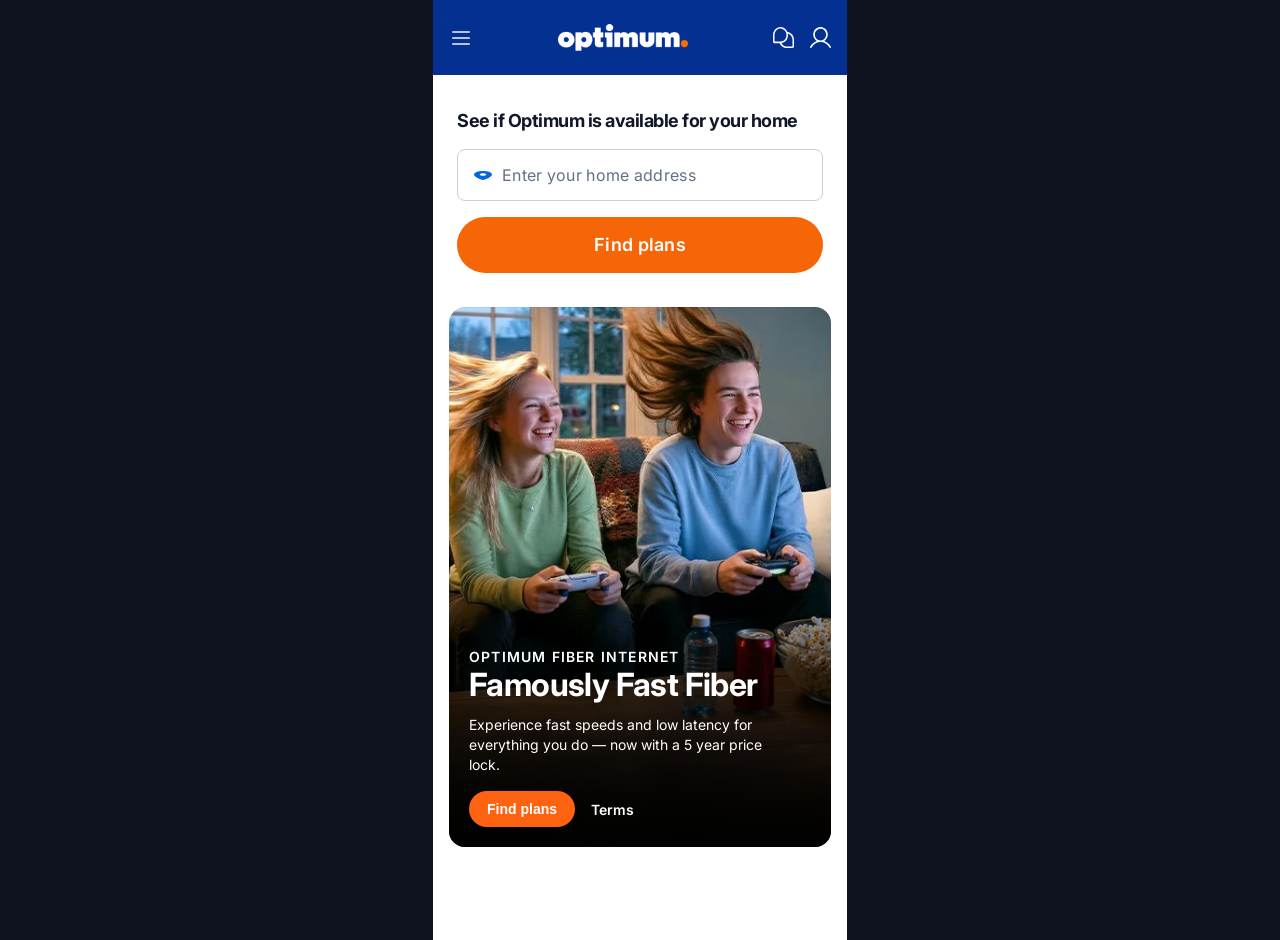
<file: experience-smarty/index.html>
<!doctype html>
<html lang="en">
  <head>
    <meta charset="UTF-8" />
    <meta name="viewport" content="width=device-width, initial-scale=1.0" />
    <title>Optimum Address Flow Prototype — Smarty (real apartments)</title>
    <link rel="preconnect" href="https://fonts.googleapis.com" />
    <link rel="preconnect" href="https://fonts.gstatic.com" crossorigin />
    <link
      href="https://fonts.googleapis.com/css2?family=Inter:wght@400;500;600;700;800&display=swap"
      rel="stylesheet"
    />
    <link rel="stylesheet" href="./styles.css?v=20260616smarty4" />
  </head>
  <body>
    <div class="phone">
      <div id="phoneViewport" class="phone-viewport">
        <header id="header" class="header header-blue">
          <span id="menuIcon" class="header-icon icon-menu" aria-hidden="true"></span>
          <img id="headerLogo" class="logo" src="./assets/logo-optimum-white.png" alt="Optimum" />
          <div class="header-actions">
            <span class="header-icon icon-chat" aria-hidden="true"></span>
            <span class="header-icon icon-user" aria-hidden="true"></span>
          </div>
        </header>

        <main>
          <section id="addressSection" class="section address-section">
            <h1>See if Optimum is available for your home</h1>

            <div class="address-input-wrap">
              <label id="addressField" class="text-input">
                <img class="pin-icon" src="./assets/icon-pin-blue.svg" alt="" />
                <input id="addressInput" type="text" inputmode="text" name="address" autocomplete="street-address" spellcheck="false" placeholder="Enter your home address" />
                <button id="clearAddress" class="suffix-button hidden" aria-label="Clear">
                  <img src="./assets/icon-x-light.svg" alt="" />
                </button>
              </label>

              <section id="dropdown" class="dropdown hidden">
                <p id="dropdownTitle" class="dropdown-title">Keep typing to see matches...</p>
              </section>
            </div>

            <p id="addressError" class="error-row hidden">
              <img src="./assets/icon-warning-red.svg" alt="" />
              <span>Please enter street, city and zip to find plans</span>
            </p>

            <button id="checkPlansBtn" class="primary-btn">Find plans</button>
          </section>

          <div id="topScrim" class="page-scrim page-scrim-top hidden"></div>
          <div id="bottomScrim" class="page-scrim page-scrim-bottom hidden"></div>

          <section id="heroSection" class="section hero-wrap">
            <article class="hero-card">
              <img class="hero-image" src="./assets/hero-fiber.png" alt="" />
              <div class="hero-gradient"></div>
              <div class="hero-copy">
                <p class="eyebrow">OPTIMUM FIBER INTERNET</p>
                <h2>Famously Fast Fiber</h2>
                <p>Experience fast speeds and low latency for everything you do — now with a 5 year price lock.</p>
                <div class="hero-cta-row">
                  <button class="hero-btn">Find plans</button>
                  <a href="#">Terms</a>
                </div>
              </div>
            </article>
          </section>

          <section id="checkingSection" class="checking-section hidden" aria-live="polite">
            <div class="checking-ring">
              <img class="checking-pin" src="./assets/icon-pin-blue.svg" alt="" />
            </div>
            <p>Checking address...</p>
          </section>

          <section id="activeAccountSection" class="section active-account-section hidden">
            <h1>This address has an active Optimum account.</h1>
            <p id="activeAddressText" class="active-address-text">1111 STEWART AVE APT 1B BETHPAGE NY 11714</p>
            <a id="editAddressLink" href="#">Edit address</a>

            <article class="active-account-card">
              <h2>Need service at this address?</h2>
              <button id="startShoppingBtn" class="primary-btn">Start shopping</button>
              <hr />
              <h2>Managing your existing service at this address?</h2>
              <button id="myAccountBtn" class="secondary-btn">My account</button>
            </article>
          </section>

          <section id="quotesSection" class="quotes-section hidden">
            <div class="quotes-header">
              <img class="quotes-logo" src="./assets/logo-black.png" alt="Optimum" />
              <div class="quotes-header-actions">
                <span class="qh-icon" aria-hidden="true">
                  <svg viewBox="0 0 24 24" width="22" height="22" fill="none" stroke="#0b132b" stroke-width="1.8" stroke-linecap="round" stroke-linejoin="round"><path d="M6.5 3.5h3l1.5 4-2 1.5a12 12 0 0 0 6 6l1.5-2 4 1.5v3a2 2 0 0 1-2.2 2A17 17 0 0 1 4.5 5.7 2 2 0 0 1 6.5 3.5Z"/></svg>
                </span>
                <span class="qh-icon" aria-hidden="true">
                  <svg viewBox="0 0 24 24" width="22" height="22" fill="none" stroke="#0b132b" stroke-width="1.8" stroke-linecap="round" stroke-linejoin="round"><path d="M12 21s-7-6.3-7-11a7 7 0 0 1 14 0c0 4.7-7 11-7 11Z"/><circle cx="12" cy="10" r="2.6"/></svg>
                </span>
              </div>
            </div>
            <div class="buyflow-tracker">
              <span class="bt-seg bt-active"></span>
              <span class="bt-seg"></span>
              <span class="bt-seg"></span>
              <span class="bt-seg"></span>
            </div>

            <div class="quotes-scroll">
              <h1 class="quotes-title">Pick your Internet speed</h1>

              <div class="edu-banner">
                <svg class="edu-check" viewBox="0 0 24 24" width="22" height="22" fill="none" stroke="#0a7d34" stroke-width="2.2" stroke-linecap="round" stroke-linejoin="round" aria-hidden="true"><circle cx="12" cy="12" r="9"/><path d="M8 12.5l2.5 2.5L16 9"/></svg>
                <p>Save $5/mo. on any internet plan — just provide your <strong>.edu</strong> email on the contact page.</p>
              </div>

              <div class="plans-include">
                <span class="pi-item"><svg viewBox="0 0 256 256" width="16" height="16" fill="#637085" aria-hidden="true"><path d="M208 80h-24V56a56 56 0 0 0-112 0v24H48a16 16 0 0 0-16 16v112a16 16 0 0 0 16 16h160a16 16 0 0 0 16-16V96a16 16 0 0 0-16-16ZM96 56a32 32 0 0 1 64 0v24H96Z"/></svg>5-year price guarantee</span>
                <span class="pi-item"><svg viewBox="0 0 256 256" width="16" height="16" fill="#637085" aria-hidden="true"><path d="M226 117a52 52 0 0 1-68-49l-31 31-31-31-22 22 31 31-31 31 22 22 31-31 31 31a52 52 0 0 1 67-69Z" opacity=".0"/><path d="M222 90a8 8 0 0 0-13-3l-26 26-23-4-4-23 26-26a8 8 0 0 0-3-13 56 56 0 0 0-69 70L38 165a24 24 0 0 0 34 34l48-48a56 56 0 0 0 70-69Z"/></svg>Free Installation</span>
                <span class="pi-item"><svg viewBox="0 0 256 256" width="16" height="16" fill="#637085" aria-hidden="true"><path d="M128 168a16 16 0 1 0 16 16 16 16 0 0 0-16-16Zm0-48a60 60 0 0 0-42 17 8 8 0 0 0 11 11 44 44 0 0 1 62 0 8 8 0 0 0 11-11 60 60 0 0 0-42-17Zm0-48a108 108 0 0 0-76 31 8 8 0 0 0 11 11 92 92 0 0 1 130 0 8 8 0 0 0 11-11 108 108 0 0 0-76-31Z"/></svg>Equipment Included</span>
              </div>

              <div class="plan-rail" id="internetRail">
                <article class="plan-card">
                  <div class="plan-gauge">
                    <svg viewBox="0 0 56 30" width="56" height="30" fill="none" aria-hidden="true"><path d="M4 28a24 24 0 0 1 48 0" stroke="#d4d8e0" stroke-width="4" stroke-linecap="round"/><path d="M4 28a24 24 0 0 1 14-21.8" stroke="#0066de" stroke-width="4" stroke-linecap="round"/><circle cx="28" cy="28" r="3.5" fill="#0b132b"/><line x1="28" y1="28" x2="16" y2="13" stroke="#0b132b" stroke-width="2.5" stroke-linecap="round"/></svg>
                  </div>
                  <h2 class="plan-name">300 Mbps Internet</h2>
                  <div class="plan-price">$25<span>/mo.</span></div>
                  <p class="plan-qualifier">with Auto Pay &amp; Paperless Bill</p>
                  <p class="plan-guarantee"><svg viewBox="0 0 256 256" width="13" height="13" fill="#637085" aria-hidden="true"><path d="M208 80h-24V56a56 56 0 0 0-112 0v24H48a16 16 0 0 0-16 16v112a16 16 0 0 0 16 16h160a16 16 0 0 0 16-16V96a16 16 0 0 0-16-16ZM96 56a32 32 0 0 1 64 0v24H96Z"/></svg>5-year price guarantee</p>
                  <div class="plan-perk">
                    <span class="hbo-logo">HBO<span>Max</span></span>
                    <p>HBO Max Basic with Ads plan: 12 months included <a href="#">See details</a></p>
                  </div>
                  <div class="plan-links">
                    <a href="#">Details</a>
                    <a href="#">Broadband Facts</a>
                  </div>
                  <button class="primary-btn plan-select">Select</button>
                </article>

                <article class="plan-card">
                  <div class="plan-gauge">
                    <svg viewBox="0 0 56 30" width="56" height="30" fill="none" aria-hidden="true"><path d="M4 28a24 24 0 0 1 48 0" stroke="#d4d8e0" stroke-width="4" stroke-linecap="round"/><path d="M4 28a24 24 0 0 1 46.5-6" stroke="#0066de" stroke-width="4" stroke-linecap="round"/><circle cx="28" cy="28" r="3.5" fill="#0b132b"/><line x1="28" y1="28" x2="44" y2="16" stroke="#0b132b" stroke-width="2.5" stroke-linecap="round"/></svg>
                  </div>
                  <h2 class="plan-name">1 Gig Fiber Internet</h2>
                  <div class="plan-price">$45<span>/mo.</span> <s>$129.99/mo.</s></div>
                  <p class="plan-qualifier">with Auto Pay &amp; Paperless Bill</p>
                  <p class="plan-guarantee"><svg viewBox="0 0 256 256" width="13" height="13" fill="#637085" aria-hidden="true"><path d="M208 80h-24V56a56 56 0 0 0-112 0v24H48a16 16 0 0 0-16 16v112a16 16 0 0 0 16 16h160a16 16 0 0 0 16-16V96a16 16 0 0 0-16-16ZM96 56a32 32 0 0 1 64 0v24H96Z"/></svg>5-year price guarantee</p>
                  <div class="plan-perk">
                    <span class="hbo-logo">HBO<span>Max</span></span>
                    <p>HBO Max Basic with Ads plan: 12 months included <a href="#">See details</a></p>
                  </div>
                  <div class="plan-links">
                    <a href="#">Details</a>
                    <a href="#">Broadband Facts</a>
                  </div>
                  <button class="secondary-btn plan-select">Select</button>
                </article>
              </div>

              <div class="carousel-dots"><span class="dot dot-active"></span><span class="dot"></span></div>
              <p class="wired-note">Wired connection speeds. WiFi speeds may vary.</p>

              <div class="quotes-subhead">TV (optional)</div>
              <p class="quotes-promo"><svg viewBox="0 0 256 256" width="18" height="18" fill="#0066de" aria-hidden="true"><path d="M243 110 146 13a14 14 0 0 0-10-4H40a14 14 0 0 0-14 14v96a14 14 0 0 0 4 10l97 97a14 14 0 0 0 20 0l96-96a14 14 0 0 0 0-20ZM76 84a12 12 0 1 1 12-12 12 12 0 0 1-12 12Z"/></svg>Save $10/mo. on Internet when you add TV</p>

              <div class="plan-rail" id="tvRail">
                <article class="plan-card tv-card">
                  <span class="popular-badge">Most popular</span>
                  <div class="tv-icon"><svg viewBox="0 0 256 256" width="34" height="34" fill="none" stroke="#0066de" stroke-width="14"><rect x="32" y="56" width="192" height="128" rx="12"/><line x1="88" y1="216" x2="168" y2="216" stroke-linecap="round"/></svg></div>
                  <h2 class="plan-name">Entertainment TV</h2>
                  <div class="plan-price">$30<span>/mo.</span></div>
                  <p class="plan-qualifier">125+ channels</p>
                  <ul class="tv-features">
                    <li>Local channels &amp; news</li>
                    <li>Sports &amp; entertainment</li>
                    <li>Free DVR included</li>
                  </ul>
                  <div class="plan-links"><a href="#">Details</a></div>
                  <button class="secondary-btn plan-select">Add TV</button>
                </article>

                <article class="plan-card tv-card">
                  <div class="tv-icon"><svg viewBox="0 0 256 256" width="34" height="34" fill="none" stroke="#0066de" stroke-width="14"><rect x="32" y="56" width="192" height="128" rx="12"/><line x1="88" y1="216" x2="168" y2="216" stroke-linecap="round"/></svg></div>
                  <h2 class="plan-name">Everything TV</h2>
                  <div class="plan-price">$70<span>/mo.</span></div>
                  <p class="plan-qualifier">340+ channels</p>
                  <ul class="tv-features">
                    <li>Everything in Entertainment</li>
                    <li>Premium movie channels</li>
                    <li>Regional sports networks</li>
                  </ul>
                  <div class="plan-links"><a href="#">Details</a></div>
                  <button class="secondary-btn plan-select">Add TV</button>
                </article>
              </div>
            </div>
          </section>

          <footer id="footer" class="section footer hidden">
            <hr />
            <p>Pricing, offers, and terms subject to change and discontinuance w/o notice. All trademarks and service marks are the property of their respective owner.</p>
            <p>© 2026 CSC Holdings, LLC.</p>
            <a href="#">About Optimum</a>
            <a href="#">Disclaimers</a>
            <a href="#">Terms</a>
            <a href="#">Privacy</a>
            <div class="socials">
              <img src="./assets/social-1.png" alt="" />
              <img src="./assets/social-2.png" alt="" />
              <img src="./assets/social-3.png" alt="" />
              <img src="./assets/social-4.png" alt="" />
              <img src="./assets/social-5.png" alt="" />
              <img src="./assets/social-6.png" alt="" />
            </div>
          </footer>
        </main>
      </div>

      <div id="quotesCart" class="quotes-cart">
        <div class="cart-total">
          <strong>$130.00<span>/mo.</span></strong>
          <button class="cart-details" type="button">Details
            <svg viewBox="0 0 24 24" width="16" height="16" fill="none" stroke="#0066de" stroke-width="2" stroke-linecap="round" stroke-linejoin="round"><path d="M6 15l6-6 6 6"/></svg>
          </button>
        </div>
        <button class="primary-btn cart-continue">Continue</button>
      </div>

      <div id="plansModal" class="plans-modal hidden" aria-hidden="true">
        <div class="plans-modal-scrim"></div>
        <div class="plans-modal-card">
          <div class="plans-indicator">
            <span class="plans-pin"><span class="checking-ring"><img class="checking-pin" src="./assets/icon-pin-blue.svg" alt="" /></span></span>
            <svg class="plans-search" viewBox="0 0 24 24" width="42" height="42" fill="none" stroke="#0066de" stroke-width="2" stroke-linecap="round" stroke-linejoin="round" aria-hidden="true"><circle cx="11" cy="11" r="7" /><line x1="16.5" y1="16.5" x2="21" y2="21" /></svg>
            <svg class="plans-check" viewBox="0 0 24 24" width="44" height="44" fill="none" stroke="#0066de" stroke-width="2.4" stroke-linecap="round" stroke-linejoin="round" aria-hidden="true"><path d="M4 12.5l5 5L20 6.5" /></svg>
          </div>
          <p id="plansModalText" class="plans-modal-text">Checking address...</p>
        </div>
      </div>

      <div id="keyboard" class="keyboard hidden" aria-hidden="true">
        <div id="kbSuggest" class="kb-suggest">
          <button type="button" class="kb-suggest-item" data-slot="0"></button>
          <button type="button" class="kb-suggest-item kb-suggest-mid" data-slot="1"></button>
          <button type="button" class="kb-suggest-item" data-slot="2"></button>
        </div>
        <div class="kb-keys">
          <div class="kb-row"></div>
          <div class="kb-row kb-row-mid"></div>
          <div class="kb-row kb-row-short"></div>
        </div>
        <div class="kb-control">
          <div class="kb-bottom">
            <button id="keyboardModeToggle" data-key="123">123</button>
            <button data-key="space">space</button>
            <button class="kb-return" data-key="return" aria-label="return">
              <svg viewBox="0 0 24 24" width="22" height="22" fill="none" stroke="currentColor" stroke-width="2" stroke-linecap="round" stroke-linejoin="round"><polyline points="9 10 4 15 9 20" /><path d="M20 4v7a4 4 0 0 1-4 4H4" /></svg>
            </button>
          </div>
          <span class="kb-emoji" aria-hidden="true">
            <svg viewBox="0 0 24 24" width="26" height="26" fill="none" stroke="currentColor" stroke-width="1.5" stroke-linecap="round" stroke-linejoin="round"><circle cx="12" cy="12" r="9.2" /><path d="M8 14.4a5 5 0 0 0 8 0" /><circle cx="8.8" cy="9.8" r="0.5" fill="currentColor" stroke="none" /><circle cx="15.2" cy="9.8" r="0.5" fill="currentColor" stroke="none" /></svg>
          </span>
          <span class="kb-mic" aria-hidden="true">
            <svg viewBox="0 0 24 24" width="26" height="26" fill="none" stroke="currentColor" stroke-width="1.5" stroke-linecap="round" stroke-linejoin="round"><rect x="9" y="2.5" width="6" height="11" rx="3" /><path d="M5.5 11a6.5 6.5 0 0 0 13 0" /><line x1="12" y1="17.5" x2="12" y2="21" /></svg>
          </span>
          <div class="kb-home-indicator"></div>
        </div>
      </div>

      <div id="endPrototype" class="end-prototype hidden" aria-hidden="true">
        <p class="end-prototype-text">End of prototype.<br />Tap to restart.</p>
      </div>

      <a class="menu-back" href="../" aria-label="Back to menu"></a>
    </div>

    <script src="./config.js?v=20260616smarty2"></script>
    <script src="./app.js?v=20260618smarty17"></script>
    <script>
      // Temporary on-device scroll diagnostic. Append ?debug=1 to the URL to show a
      // live readout of every scroll/viewport metric, so the real-iOS keyboard
      // over-scroll can be captured in a screenshot (it can't be reproduced in a
      // desktop emulator). Remove once the mobile scroll bug is resolved.
      (function () {
        if (!new URLSearchParams(location.search).has("debug")) return;
        var box = document.createElement("div");
        box.style.cssText =
          "position:fixed;top:0;left:0;right:0;z-index:99999;" +
          "background:rgba(0,0,0,.82);color:#0f0;font:11px/1.35 monospace;" +
          "padding:6px 8px;white-space:pre;pointer-events:none;";
        document.body.appendChild(box);
        var vv = window.visualViewport;
        function pv() { return document.querySelector(".phone-viewport"); }
        function phone() { return document.querySelector(".phone"); }
        function render() {
          var p = pv(), ph = phone();
          box.textContent =
            "win.scrollY=" + Math.round(window.scrollY) +
            "  doc.scrollTop=" + Math.round((document.scrollingElement || {}).scrollTop || 0) +
            "\npv.scrollTop=" + (p ? Math.round(p.scrollTop) : "-") +
            "  pv.scrollH=" + (p ? p.scrollHeight : "-") +
            "  pv.clientH=" + (p ? p.clientHeight : "-") +
            "\nphone.h=" + (ph ? ph.offsetHeight : "-") +
            "  innerH=" + window.innerHeight +
            (vv ? "\nvv.h=" + Math.round(vv.height) + "  vv.offTop=" + Math.round(vv.offsetTop) + "  vv.pageTop=" + Math.round(vv.pageTop) : "") +
            "\nkbOpen=" + (ph ? ph.classList.contains("keyboard-open") : "-");
        }
        ["scroll", "resize"].forEach(function (e) {
          window.addEventListener(e, render, true);
        });
        if (vv) { vv.addEventListener("resize", render); vv.addEventListener("scroll", render); }
        setInterval(render, 250);
        render();
      })();
    </script>
  </body>
</html>
</file>
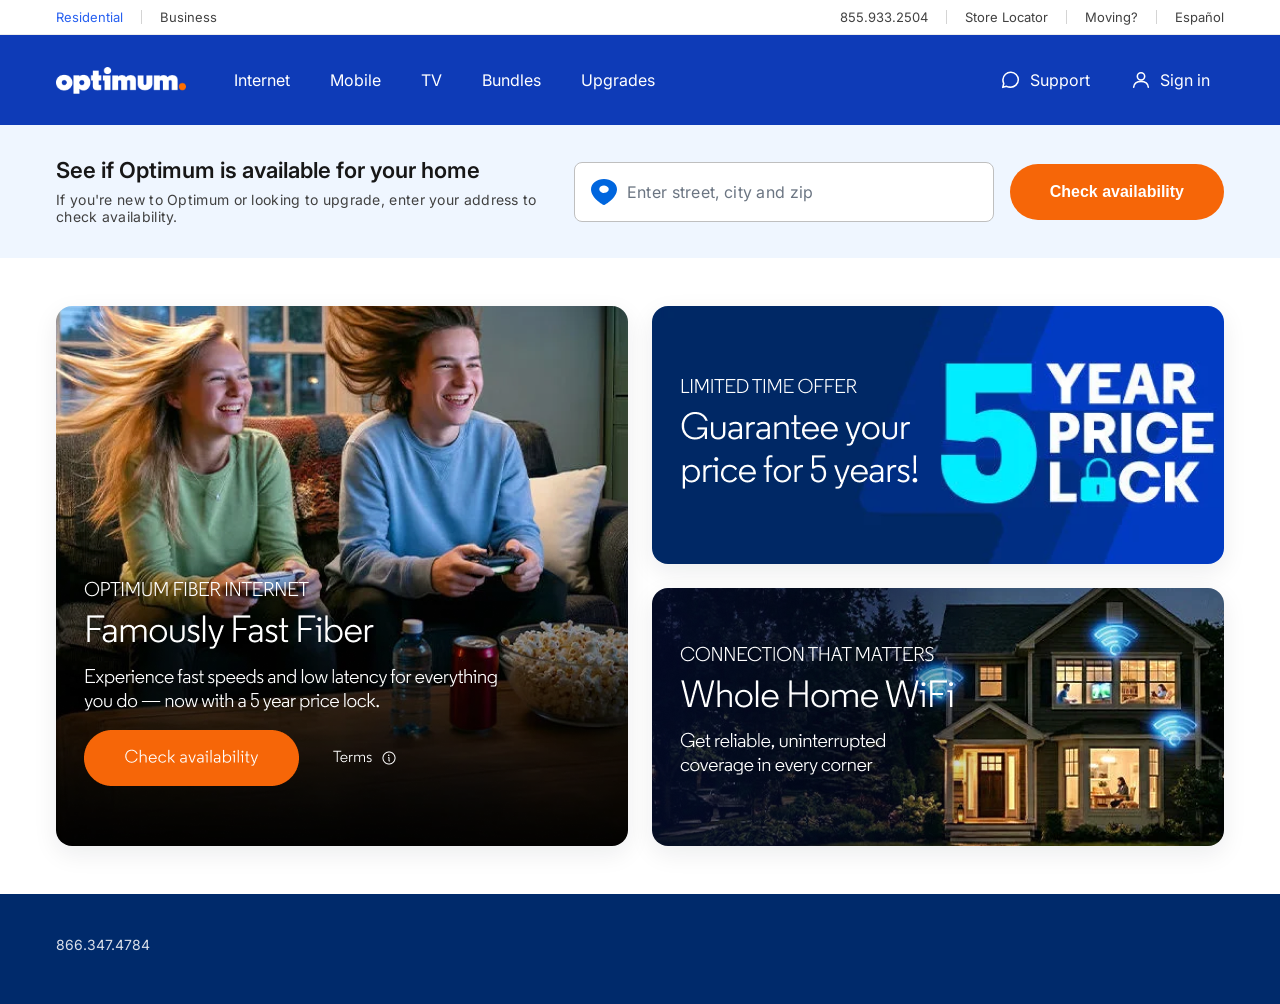
<file: experience2-desktop/index.html>
<!doctype html>
<html lang="en">
  <head>
    <meta charset="UTF-8" />
    <meta name="viewport" content="width=device-width, initial-scale=1.0" />
    <title>Optimum Address Flow Prototype — Experience 2 (Desktop)</title>
    <link rel="preconnect" href="https://fonts.googleapis.com" />
    <link rel="preconnect" href="https://fonts.gstatic.com" crossorigin />
    <link
      href="https://fonts.googleapis.com/css2?family=Inter:wght@400;500;600;700;800&display=swap"
      rel="stylesheet"
    />
    <link rel="stylesheet" href="./styles.css?v=20260616a" />
  </head>
  <body data-page="address">
    <div class="site">
      <!-- Utility bar -->
      <div class="utility-bar">
        <div class="util-inner">
          <div class="util-group">
            <a class="util-link util-active" href="#">Residential</a>
            <span class="util-div"></span>
            <a class="util-link" href="#">Business</a>
          </div>
          <div class="util-group">
            <span class="util-link">855.933.2504</span>
            <span class="util-div"></span>
            <a class="util-link" href="#">Store Locator</a>
            <span class="util-div"></span>
            <a class="util-link" href="#">Moving?</a>
            <span class="util-div"></span>
            <a class="util-link" href="#">Español</a>
          </div>
        </div>
      </div>

      <!-- Primary nav -->
      <header class="nav">
        <div class="nav-inner">
          <div class="nav-left">
            <img class="nav-logo" src="./assets/logo-optimum-white.png" alt="Optimum" />
            <nav class="nav-links">
              <a href="#">Internet</a>
              <a href="#">Mobile</a>
              <a href="#">TV</a>
              <a href="#">Bundles</a>
              <a href="#">Upgrades</a>
            </nav>
          </div>
          <div class="nav-right">
            <a class="nav-action" href="#">
              <svg viewBox="0 0 24 24" width="22" height="22" fill="none" stroke="currentColor" stroke-width="1.7" stroke-linecap="round" stroke-linejoin="round"><path d="M20 11.5a8.38 8.38 0 0 1-9 8.3 8.5 8.5 0 0 1-3.8-.9L3 20l1.1-4.2A8.38 8.38 0 0 1 3.2 11.5a8.5 8.5 0 0 1 8.8-8 8.38 8.38 0 0 1 8 8Z"/></svg>
              Support
            </a>
            <a class="nav-action" href="#">
              <svg viewBox="0 0 24 24" width="22" height="22" fill="none" stroke="currentColor" stroke-width="1.7" stroke-linecap="round" stroke-linejoin="round"><circle cx="12" cy="8" r="4"/><path d="M4 20c0-4 3.6-6.5 8-6.5s8 2.5 8 6.5"/></svg>
              Sign in
            </a>
          </div>
        </div>
      </header>

      <!-- Check availability band -->
      <section class="check-band" id="checkBand">
        <div class="check-inner">
          <div class="check-copy">
            <h1>See if Optimum is available for your home</h1>
            <p>If you're new to Optimum or looking to upgrade, enter your address to check availability.</p>
          </div>
          <div class="check-controls">
            <div class="address-input-wrap">
              <label id="addressField" class="text-input">
                <img class="pin-icon" src="./assets/icon-pin-blue.svg" alt="" />
                <input id="addressInput" type="text" inputmode="text" name="optimum-address-search" autocomplete="off" autocorrect="off" autocapitalize="off" spellcheck="false" data-lpignore="true" data-1p-ignore data-form-type="other" placeholder="Enter street, city and zip" />
                <button id="clearAddress" class="suffix-button hidden" aria-label="Clear">
                  <img src="./assets/icon-x-light.svg" alt="" />
                </button>
              </label>
              <section id="dropdown" class="dropdown hidden">
                <p id="dropdownTitle" class="dropdown-title">Select an address to continue...</p>
              </section>
            </div>
            <button id="checkBtn" class="check-btn">Check availability</button>
          </div>
          <p id="addressError" class="error-row hidden">
            <img src="./assets/icon-warning-red.svg" alt="" />
            <span>Please enter your address to check availability.</span>
          </p>
        </div>
      </section>

      <div id="scrim" class="page-scrim hidden"></div>

      <!-- Hero bento -->
      <section class="hero-bento" id="heroBento">
        <div class="bento-inner">
          <a class="bento-card bento-hero" href="#" id="heroCardLink">
            <img src="./assets/bento-hero.png" alt="Optimum Fiber Internet — Famously Fast Fiber" />
          </a>
          <div class="bento-col">
            <a class="bento-card" href="#"><img src="./assets/bento-5yr.png" alt="Guarantee your price for 5 years — 5 Year Price Lock" /></a>
            <a class="bento-card" href="#"><img src="./assets/bento-wifi.png" alt="Connection that matters — Whole Home WiFi" /></a>
          </div>
        </div>
      </section>

      <!-- Quotes / plans (lower funnel) -->
      <section id="quotesSection" class="quotes hidden">
        <div class="quotes-bar">
          <div class="quotes-bar-inner">
            <div class="buyflow-tracker">
              <span class="bt-seg bt-active"></span>
              <span class="bt-seg"></span>
              <span class="bt-seg"></span>
              <span class="bt-seg"></span>
            </div>
          </div>
        </div>
        <div class="quotes-body">
          <h1 class="quotes-title">Pick your Internet speed</h1>
          <p class="quotes-address" id="quotesAddress">1111 Stewart Ave, Apt 1A, Bethpage, NY 11714</p>

          <div class="edu-banner">
            <svg class="edu-check" viewBox="0 0 24 24" width="22" height="22" fill="none" stroke="#0a7d34" stroke-width="2.2" stroke-linecap="round" stroke-linejoin="round" aria-hidden="true"><circle cx="12" cy="12" r="9"/><path d="M8 12.5l2.5 2.5L16 9"/></svg>
            <p>Save $5/mo. on any internet plan — just provide your <strong>.edu</strong> email on the contact page.</p>
          </div>

          <div class="plans-include">
            <span class="pi-item"><svg viewBox="0 0 256 256" width="16" height="16" fill="#637085" aria-hidden="true"><path d="M208 80h-24V56a56 56 0 0 0-112 0v24H48a16 16 0 0 0-16 16v112a16 16 0 0 0 16 16h160a16 16 0 0 0 16-16V96a16 16 0 0 0-16-16ZM96 56a32 32 0 0 1 64 0v24H96Z"/></svg>5-year price guarantee</span>
            <span class="pi-item"><svg viewBox="0 0 256 256" width="16" height="16" fill="#637085" aria-hidden="true"><path d="M222 90a8 8 0 0 0-13-3l-26 26-23-4-4-23 26-26a8 8 0 0 0-3-13 56 56 0 0 0-69 70L38 165a24 24 0 0 0 34 34l48-48a56 56 0 0 0 70-69Z"/></svg>Free Installation</span>
            <span class="pi-item"><svg viewBox="0 0 256 256" width="16" height="16" fill="#637085" aria-hidden="true"><path d="M128 168a16 16 0 1 0 16 16 16 16 0 0 0-16-16Zm0-48a60 60 0 0 0-42 17 8 8 0 0 0 11 11 44 44 0 0 1 62 0 8 8 0 0 0 11-11 60 60 0 0 0-42-17Zm0-48a108 108 0 0 0-76 31 8 8 0 0 0 11 11 92 92 0 0 1 130 0 8 8 0 0 0 11-11 108 108 0 0 0-76-31Z"/></svg>Equipment Included</span>
          </div>

          <div class="plan-grid">
            <article class="plan-card">
              <div class="plan-gauge"><svg viewBox="0 0 56 30" width="56" height="30" fill="none" aria-hidden="true"><path d="M4 28a24 24 0 0 1 48 0" stroke="#d4d8e0" stroke-width="4" stroke-linecap="round"/><path d="M4 28a24 24 0 0 1 14-21.8" stroke="#0066de" stroke-width="4" stroke-linecap="round"/><circle cx="28" cy="28" r="3.5" fill="#0b132b"/><line x1="28" y1="28" x2="16" y2="13" stroke="#0b132b" stroke-width="2.5" stroke-linecap="round"/></svg></div>
              <h2 class="plan-name">300 Mbps Internet</h2>
              <div class="plan-price">$25<span>/mo.</span></div>
              <p class="plan-qualifier">with Auto Pay &amp; Paperless Bill</p>
              <p class="plan-guarantee"><svg viewBox="0 0 256 256" width="13" height="13" fill="#637085" aria-hidden="true"><path d="M208 80h-24V56a56 56 0 0 0-112 0v24H48a16 16 0 0 0-16 16v112a16 16 0 0 0 16 16h160a16 16 0 0 0 16-16V96a16 16 0 0 0-16-16ZM96 56a32 32 0 0 1 64 0v24H96Z"/></svg>5-year price guarantee</p>
              <div class="plan-perk">
                <span class="hbo-logo">HBO<span>Max</span></span>
                <p>HBO Max Basic with Ads plan: 12 months included <a href="#">See details</a></p>
              </div>
              <div class="plan-links"><a href="#">Details</a><a href="#">Broadband Facts</a></div>
              <button class="primary-btn plan-select">Select</button>
            </article>

            <article class="plan-card">
              <div class="plan-gauge"><svg viewBox="0 0 56 30" width="56" height="30" fill="none" aria-hidden="true"><path d="M4 28a24 24 0 0 1 48 0" stroke="#d4d8e0" stroke-width="4" stroke-linecap="round"/><path d="M4 28a24 24 0 0 1 46.5-6" stroke="#0066de" stroke-width="4" stroke-linecap="round"/><circle cx="28" cy="28" r="3.5" fill="#0b132b"/><line x1="28" y1="28" x2="44" y2="16" stroke="#0b132b" stroke-width="2.5" stroke-linecap="round"/></svg></div>
              <h2 class="plan-name">1 Gig Fiber Internet</h2>
              <div class="plan-price">$45<span>/mo.</span> <s>$129.99/mo.</s></div>
              <p class="plan-qualifier">with Auto Pay &amp; Paperless Bill</p>
              <p class="plan-guarantee"><svg viewBox="0 0 256 256" width="13" height="13" fill="#637085" aria-hidden="true"><path d="M208 80h-24V56a56 56 0 0 0-112 0v24H48a16 16 0 0 0-16 16v112a16 16 0 0 0 16 16h160a16 16 0 0 0 16-16V96a16 16 0 0 0-16-16ZM96 56a32 32 0 0 1 64 0v24H96Z"/></svg>5-year price guarantee</p>
              <div class="plan-perk">
                <span class="hbo-logo">HBO<span>Max</span></span>
                <p>HBO Max Basic with Ads plan: 12 months included <a href="#">See details</a></p>
              </div>
              <div class="plan-links"><a href="#">Details</a><a href="#">Broadband Facts</a></div>
              <button class="secondary-btn plan-select">Select</button>
            </article>
          </div>

          <p class="wired-note">Wired connection speeds. WiFi speeds may vary.</p>

          <div class="quotes-subhead">TV (optional)</div>
          <p class="quotes-promo"><svg viewBox="0 0 256 256" width="18" height="18" fill="#0066de" aria-hidden="true"><path d="M243 110 146 13a14 14 0 0 0-10-4H40a14 14 0 0 0-14 14v96a14 14 0 0 0 4 10l97 97a14 14 0 0 0 20 0l96-96a14 14 0 0 0 0-20ZM76 84a12 12 0 1 1 12-12 12 12 0 0 1-12 12Z"/></svg>Save $10/mo. on Internet when you add TV</p>

          <div class="plan-grid">
            <article class="plan-card tv-card">
              <span class="popular-badge">Most popular</span>
              <div class="tv-icon"><svg viewBox="0 0 256 256" width="34" height="34" fill="none" stroke="#0066de" stroke-width="14"><rect x="32" y="56" width="192" height="128" rx="12"/><line x1="88" y1="216" x2="168" y2="216" stroke-linecap="round"/></svg></div>
              <h2 class="plan-name">Entertainment TV</h2>
              <div class="plan-price">$30<span>/mo.</span></div>
              <p class="plan-qualifier">125+ channels</p>
              <ul class="tv-features"><li>Local channels &amp; news</li><li>Sports &amp; entertainment</li><li>Free DVR included</li></ul>
              <div class="plan-links"><a href="#">Details</a></div>
              <button class="secondary-btn plan-select">Add TV</button>
            </article>
            <article class="plan-card tv-card">
              <div class="tv-icon"><svg viewBox="0 0 256 256" width="34" height="34" fill="none" stroke="#0066de" stroke-width="14"><rect x="32" y="56" width="192" height="128" rx="12"/><line x1="88" y1="216" x2="168" y2="216" stroke-linecap="round"/></svg></div>
              <h2 class="plan-name">Everything TV</h2>
              <div class="plan-price">$70<span>/mo.</span></div>
              <p class="plan-qualifier">340+ channels</p>
              <ul class="tv-features"><li>Everything in Entertainment</li><li>Premium movie channels</li><li>Regional sports networks</li></ul>
              <div class="plan-links"><a href="#">Details</a></div>
              <button class="secondary-btn plan-select">Add TV</button>
            </article>
          </div>
        </div>

        <div class="quotes-cart" id="quotesCart">
          <div class="quotes-cart-inner">
            <div class="cart-total">
              <strong>$130.00<span>/mo.</span></strong>
              <button class="cart-details" type="button">Details
                <svg viewBox="0 0 24 24" width="16" height="16" fill="none" stroke="#0066de" stroke-width="2" stroke-linecap="round" stroke-linejoin="round"><path d="M6 15l6-6 6 6"/></svg>
              </button>
            </div>
            <button class="primary-btn cart-continue">Continue</button>
          </div>
        </div>
      </section>

      <!-- Footer -->
      <footer id="siteFooter" class="site-footer">
        <div class="site-footer-inner">
          <span class="footer-phone">866.347.4784</span>
        </div>
      </footer>
    </div>

    <!-- Checking modal -->
    <div id="checkModal" class="check-modal hidden" aria-hidden="true">
      <div class="check-modal-scrim"></div>
      <div class="check-modal-card">
        <span class="check-spinner" aria-hidden="true"></span>
        <span id="checkModalText">Checking availability...</span>
      </div>
    </div>

    <!-- End-of-prototype overlay -->
    <div id="endPrototype" class="end-prototype hidden" aria-hidden="true">
      <p class="end-prototype-text">End of prototype. Click to restart.</p>
    </div>

    <a class="menu-back" href="../" aria-label="Back to menu"></a>

    <script src="./app.js?v=20260616a"></script>
  </body>
</html>
</file>
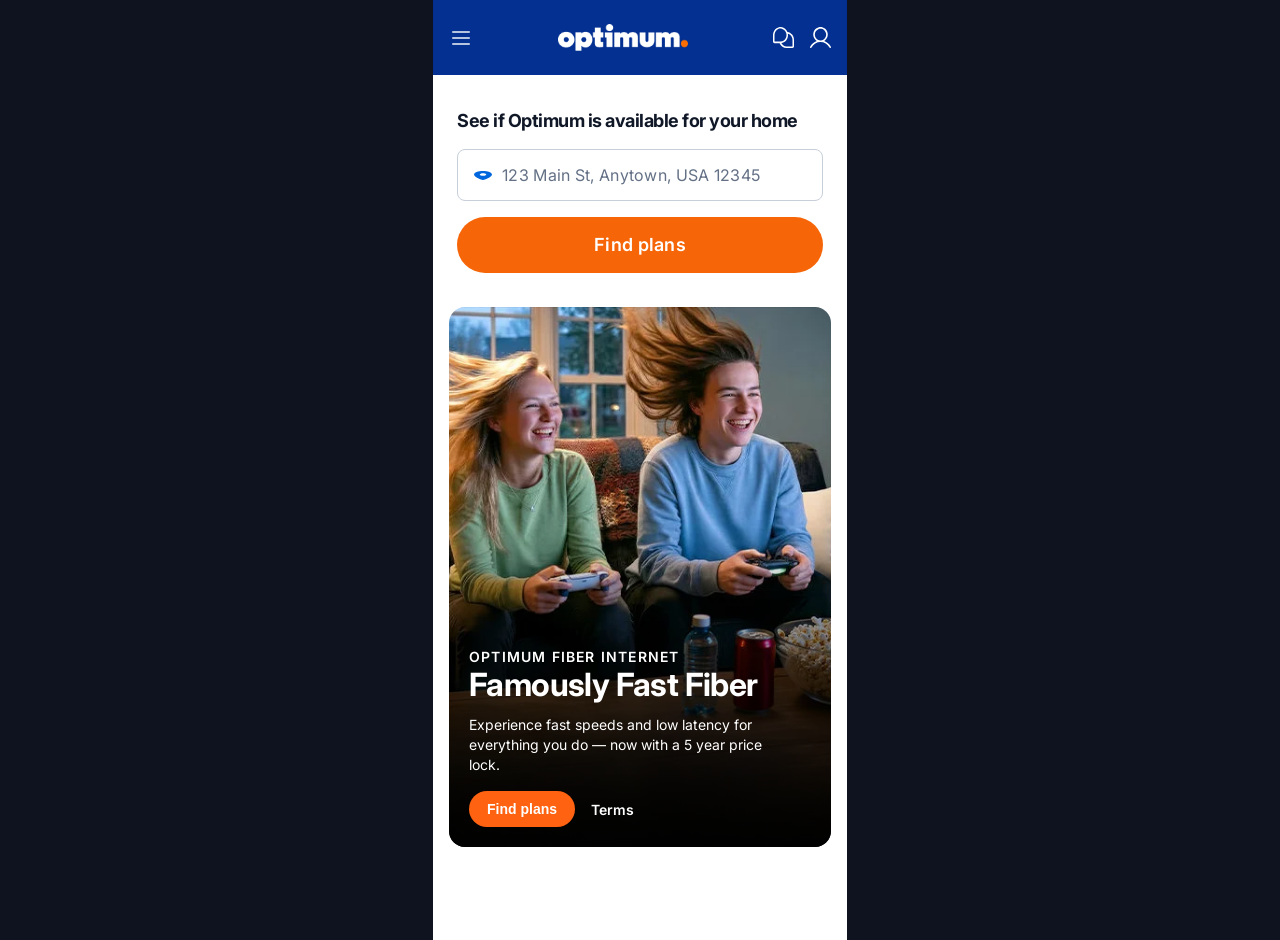
<file: experience2/index.html>
<!doctype html>
<html lang="en">
  <head>
    <meta charset="UTF-8" />
    <meta name="viewport" content="width=device-width, initial-scale=1.0" />
    <title>Optimum Address Flow Prototype — Experience 2</title>
    <link rel="preconnect" href="https://fonts.googleapis.com" />
    <link rel="preconnect" href="https://fonts.gstatic.com" crossorigin />
    <link
      href="https://fonts.googleapis.com/css2?family=Inter:wght@400;500;600;700;800&display=swap"
      rel="stylesheet"
    />
    <link rel="stylesheet" href="./styles.css?v=20260616h" />
  </head>
  <body>
    <div class="phone">
      <div id="phoneViewport" class="phone-viewport">
        <header id="header" class="header header-blue">
          <span id="menuIcon" class="header-icon icon-menu" aria-hidden="true"></span>
          <img id="headerLogo" class="logo" src="./assets/logo-optimum-white.png" alt="Optimum" />
          <div class="header-actions">
            <span class="header-icon icon-chat" aria-hidden="true"></span>
            <span class="header-icon icon-user" aria-hidden="true"></span>
          </div>
        </header>

        <main>
          <section id="addressSection" class="section address-section">
            <h1>See if Optimum is available for your home</h1>

            <div class="address-input-wrap">
              <label id="addressField" class="text-input">
                <img class="pin-icon" src="./assets/icon-pin-blue.svg" alt="" />
                <input id="addressInput" type="text" inputmode="text" name="optimum-address-search" autocomplete="off" autocorrect="off" autocapitalize="off" spellcheck="false" data-lpignore="true" data-1p-ignore data-form-type="other" placeholder="123 Main St, Anytown, USA 12345" />
                <button id="clearAddress" class="suffix-button hidden" aria-label="Clear">
                  <img src="./assets/icon-x-light.svg" alt="" />
                </button>
              </label>

              <section id="dropdown" class="dropdown hidden">
                <p id="dropdownTitle" class="dropdown-title">Keep typing to see matches...</p>
              </section>
            </div>

            <p id="addressError" class="error-row hidden">
              <img src="./assets/icon-warning-red.svg" alt="" />
              <span>Please enter street, city and zip to find plans</span>
            </p>

            <button id="checkPlansBtn" class="primary-btn">Find plans</button>
          </section>

          <div id="topScrim" class="page-scrim page-scrim-top hidden"></div>
          <div id="bottomScrim" class="page-scrim page-scrim-bottom hidden"></div>

          <section id="heroSection" class="section hero-wrap">
            <article class="hero-card">
              <img class="hero-image" src="./assets/hero-fiber.png" alt="" />
              <div class="hero-gradient"></div>
              <div class="hero-copy">
                <p class="eyebrow">OPTIMUM FIBER INTERNET</p>
                <h2>Famously Fast Fiber</h2>
                <p>Experience fast speeds and low latency for everything you do — now with a 5 year price lock.</p>
                <div class="hero-cta-row">
                  <button class="hero-btn">Find plans</button>
                  <a href="#">Terms</a>
                </div>
              </div>
            </article>
          </section>

          <section id="checkingSection" class="checking-section hidden" aria-live="polite">
            <div class="checking-ring">
              <img class="checking-pin" src="./assets/icon-pin-blue.svg" alt="" />
            </div>
            <p>Checking address...</p>
          </section>

          <section id="activeAccountSection" class="section active-account-section hidden">
            <h1>This address has an active Optimum account.</h1>
            <p id="activeAddressText" class="active-address-text">1111 STEWART AVE APT 1B BETHPAGE NY 11714</p>
            <a id="editAddressLink" href="#">Edit address</a>

            <article class="active-account-card">
              <h2>Need service at this address?</h2>
              <button id="startShoppingBtn" class="primary-btn">Start shopping</button>
              <hr />
              <h2>Managing your existing service at this address?</h2>
              <button id="myAccountBtn" class="secondary-btn">My account</button>
            </article>
          </section>

          <section id="quotesSection" class="quotes-section hidden">
            <div class="quotes-header">
              <img class="quotes-logo" src="./assets/logo-black.png" alt="Optimum" />
              <div class="quotes-header-actions">
                <span class="qh-icon" aria-hidden="true">
                  <svg viewBox="0 0 24 24" width="22" height="22" fill="none" stroke="#0b132b" stroke-width="1.8" stroke-linecap="round" stroke-linejoin="round"><path d="M6.5 3.5h3l1.5 4-2 1.5a12 12 0 0 0 6 6l1.5-2 4 1.5v3a2 2 0 0 1-2.2 2A17 17 0 0 1 4.5 5.7 2 2 0 0 1 6.5 3.5Z"/></svg>
                </span>
                <span class="qh-icon" aria-hidden="true">
                  <svg viewBox="0 0 24 24" width="22" height="22" fill="none" stroke="#0b132b" stroke-width="1.8" stroke-linecap="round" stroke-linejoin="round"><path d="M12 21s-7-6.3-7-11a7 7 0 0 1 14 0c0 4.7-7 11-7 11Z"/><circle cx="12" cy="10" r="2.6"/></svg>
                </span>
              </div>
            </div>
            <div class="buyflow-tracker">
              <span class="bt-seg bt-active"></span>
              <span class="bt-seg"></span>
              <span class="bt-seg"></span>
              <span class="bt-seg"></span>
            </div>

            <div class="quotes-scroll">
              <h1 class="quotes-title">Pick your Internet speed</h1>

              <div class="edu-banner">
                <svg class="edu-check" viewBox="0 0 24 24" width="22" height="22" fill="none" stroke="#0a7d34" stroke-width="2.2" stroke-linecap="round" stroke-linejoin="round" aria-hidden="true"><circle cx="12" cy="12" r="9"/><path d="M8 12.5l2.5 2.5L16 9"/></svg>
                <p>Save $5/mo. on any internet plan — just provide your <strong>.edu</strong> email on the contact page.</p>
              </div>

              <div class="plans-include">
                <span class="pi-item"><svg viewBox="0 0 256 256" width="16" height="16" fill="#637085" aria-hidden="true"><path d="M208 80h-24V56a56 56 0 0 0-112 0v24H48a16 16 0 0 0-16 16v112a16 16 0 0 0 16 16h160a16 16 0 0 0 16-16V96a16 16 0 0 0-16-16ZM96 56a32 32 0 0 1 64 0v24H96Z"/></svg>5-year price guarantee</span>
                <span class="pi-item"><svg viewBox="0 0 256 256" width="16" height="16" fill="#637085" aria-hidden="true"><path d="M226 117a52 52 0 0 1-68-49l-31 31-31-31-22 22 31 31-31 31 22 22 31-31 31 31a52 52 0 0 1 67-69Z" opacity=".0"/><path d="M222 90a8 8 0 0 0-13-3l-26 26-23-4-4-23 26-26a8 8 0 0 0-3-13 56 56 0 0 0-69 70L38 165a24 24 0 0 0 34 34l48-48a56 56 0 0 0 70-69Z"/></svg>Free Installation</span>
                <span class="pi-item"><svg viewBox="0 0 256 256" width="16" height="16" fill="#637085" aria-hidden="true"><path d="M128 168a16 16 0 1 0 16 16 16 16 0 0 0-16-16Zm0-48a60 60 0 0 0-42 17 8 8 0 0 0 11 11 44 44 0 0 1 62 0 8 8 0 0 0 11-11 60 60 0 0 0-42-17Zm0-48a108 108 0 0 0-76 31 8 8 0 0 0 11 11 92 92 0 0 1 130 0 8 8 0 0 0 11-11 108 108 0 0 0-76-31Z"/></svg>Equipment Included</span>
              </div>

              <div class="plan-rail" id="internetRail">
                <article class="plan-card">
                  <div class="plan-gauge">
                    <svg viewBox="0 0 56 30" width="56" height="30" fill="none" aria-hidden="true"><path d="M4 28a24 24 0 0 1 48 0" stroke="#d4d8e0" stroke-width="4" stroke-linecap="round"/><path d="M4 28a24 24 0 0 1 14-21.8" stroke="#0066de" stroke-width="4" stroke-linecap="round"/><circle cx="28" cy="28" r="3.5" fill="#0b132b"/><line x1="28" y1="28" x2="16" y2="13" stroke="#0b132b" stroke-width="2.5" stroke-linecap="round"/></svg>
                  </div>
                  <h2 class="plan-name">300 Mbps Internet</h2>
                  <div class="plan-price">$25<span>/mo.</span></div>
                  <p class="plan-qualifier">with Auto Pay &amp; Paperless Bill</p>
                  <p class="plan-guarantee"><svg viewBox="0 0 256 256" width="13" height="13" fill="#637085" aria-hidden="true"><path d="M208 80h-24V56a56 56 0 0 0-112 0v24H48a16 16 0 0 0-16 16v112a16 16 0 0 0 16 16h160a16 16 0 0 0 16-16V96a16 16 0 0 0-16-16ZM96 56a32 32 0 0 1 64 0v24H96Z"/></svg>5-year price guarantee</p>
                  <div class="plan-perk">
                    <span class="hbo-logo">HBO<span>Max</span></span>
                    <p>HBO Max Basic with Ads plan: 12 months included <a href="#">See details</a></p>
                  </div>
                  <div class="plan-links">
                    <a href="#">Details</a>
                    <a href="#">Broadband Facts</a>
                  </div>
                  <button class="primary-btn plan-select">Select</button>
                </article>

                <article class="plan-card">
                  <div class="plan-gauge">
                    <svg viewBox="0 0 56 30" width="56" height="30" fill="none" aria-hidden="true"><path d="M4 28a24 24 0 0 1 48 0" stroke="#d4d8e0" stroke-width="4" stroke-linecap="round"/><path d="M4 28a24 24 0 0 1 46.5-6" stroke="#0066de" stroke-width="4" stroke-linecap="round"/><circle cx="28" cy="28" r="3.5" fill="#0b132b"/><line x1="28" y1="28" x2="44" y2="16" stroke="#0b132b" stroke-width="2.5" stroke-linecap="round"/></svg>
                  </div>
                  <h2 class="plan-name">1 Gig Fiber Internet</h2>
                  <div class="plan-price">$45<span>/mo.</span> <s>$129.99/mo.</s></div>
                  <p class="plan-qualifier">with Auto Pay &amp; Paperless Bill</p>
                  <p class="plan-guarantee"><svg viewBox="0 0 256 256" width="13" height="13" fill="#637085" aria-hidden="true"><path d="M208 80h-24V56a56 56 0 0 0-112 0v24H48a16 16 0 0 0-16 16v112a16 16 0 0 0 16 16h160a16 16 0 0 0 16-16V96a16 16 0 0 0-16-16ZM96 56a32 32 0 0 1 64 0v24H96Z"/></svg>5-year price guarantee</p>
                  <div class="plan-perk">
                    <span class="hbo-logo">HBO<span>Max</span></span>
                    <p>HBO Max Basic with Ads plan: 12 months included <a href="#">See details</a></p>
                  </div>
                  <div class="plan-links">
                    <a href="#">Details</a>
                    <a href="#">Broadband Facts</a>
                  </div>
                  <button class="secondary-btn plan-select">Select</button>
                </article>
              </div>

              <div class="carousel-dots"><span class="dot dot-active"></span><span class="dot"></span></div>
              <p class="wired-note">Wired connection speeds. WiFi speeds may vary.</p>

              <div class="quotes-subhead">TV (optional)</div>
              <p class="quotes-promo"><svg viewBox="0 0 256 256" width="18" height="18" fill="#0066de" aria-hidden="true"><path d="M243 110 146 13a14 14 0 0 0-10-4H40a14 14 0 0 0-14 14v96a14 14 0 0 0 4 10l97 97a14 14 0 0 0 20 0l96-96a14 14 0 0 0 0-20ZM76 84a12 12 0 1 1 12-12 12 12 0 0 1-12 12Z"/></svg>Save $10/mo. on Internet when you add TV</p>

              <div class="plan-rail" id="tvRail">
                <article class="plan-card tv-card">
                  <span class="popular-badge">Most popular</span>
                  <div class="tv-icon"><svg viewBox="0 0 256 256" width="34" height="34" fill="none" stroke="#0066de" stroke-width="14"><rect x="32" y="56" width="192" height="128" rx="12"/><line x1="88" y1="216" x2="168" y2="216" stroke-linecap="round"/></svg></div>
                  <h2 class="plan-name">Entertainment TV</h2>
                  <div class="plan-price">$30<span>/mo.</span></div>
                  <p class="plan-qualifier">125+ channels</p>
                  <ul class="tv-features">
                    <li>Local channels &amp; news</li>
                    <li>Sports &amp; entertainment</li>
                    <li>Free DVR included</li>
                  </ul>
                  <div class="plan-links"><a href="#">Details</a></div>
                  <button class="secondary-btn plan-select">Add TV</button>
                </article>

                <article class="plan-card tv-card">
                  <div class="tv-icon"><svg viewBox="0 0 256 256" width="34" height="34" fill="none" stroke="#0066de" stroke-width="14"><rect x="32" y="56" width="192" height="128" rx="12"/><line x1="88" y1="216" x2="168" y2="216" stroke-linecap="round"/></svg></div>
                  <h2 class="plan-name">Everything TV</h2>
                  <div class="plan-price">$70<span>/mo.</span></div>
                  <p class="plan-qualifier">340+ channels</p>
                  <ul class="tv-features">
                    <li>Everything in Entertainment</li>
                    <li>Premium movie channels</li>
                    <li>Regional sports networks</li>
                  </ul>
                  <div class="plan-links"><a href="#">Details</a></div>
                  <button class="secondary-btn plan-select">Add TV</button>
                </article>
              </div>
            </div>
          </section>

          <footer id="footer" class="section footer hidden">
            <hr />
            <p>Pricing, offers, and terms subject to change and discontinuance w/o notice. All trademarks and service marks are the property of their respective owner.</p>
            <p>© 2026 CSC Holdings, LLC.</p>
            <a href="#">About Optimum</a>
            <a href="#">Disclaimers</a>
            <a href="#">Terms</a>
            <a href="#">Privacy</a>
            <div class="socials">
              <img src="./assets/social-1.png" alt="" />
              <img src="./assets/social-2.png" alt="" />
              <img src="./assets/social-3.png" alt="" />
              <img src="./assets/social-4.png" alt="" />
              <img src="./assets/social-5.png" alt="" />
              <img src="./assets/social-6.png" alt="" />
            </div>
          </footer>
        </main>
      </div>

      <div id="quotesCart" class="quotes-cart">
        <div class="cart-total">
          <strong>$130.00<span>/mo.</span></strong>
          <button class="cart-details" type="button">Details
            <svg viewBox="0 0 24 24" width="16" height="16" fill="none" stroke="#0066de" stroke-width="2" stroke-linecap="round" stroke-linejoin="round"><path d="M6 15l6-6 6 6"/></svg>
          </button>
        </div>
        <button class="primary-btn cart-continue">Continue</button>
      </div>

      <div id="plansModal" class="plans-modal hidden" aria-hidden="true">
        <div class="plans-modal-scrim"></div>
        <div class="plans-modal-card">
          <div class="plans-indicator">
            <span class="plans-pin"><span class="checking-ring"><img class="checking-pin" src="./assets/icon-pin-blue.svg" alt="" /></span></span>
            <svg class="plans-search" viewBox="0 0 24 24" width="42" height="42" fill="none" stroke="#0066de" stroke-width="2" stroke-linecap="round" stroke-linejoin="round" aria-hidden="true"><circle cx="11" cy="11" r="7" /><line x1="16.5" y1="16.5" x2="21" y2="21" /></svg>
            <svg class="plans-check" viewBox="0 0 24 24" width="44" height="44" fill="none" stroke="#0066de" stroke-width="2.4" stroke-linecap="round" stroke-linejoin="round" aria-hidden="true"><path d="M4 12.5l5 5L20 6.5" /></svg>
          </div>
          <p id="plansModalText" class="plans-modal-text">Checking address...</p>
        </div>
      </div>

      <div id="keyboard" class="keyboard hidden" aria-hidden="true">
        <div id="kbSuggest" class="kb-suggest">
          <button type="button" class="kb-suggest-item" data-slot="0"></button>
          <button type="button" class="kb-suggest-item kb-suggest-mid" data-slot="1"></button>
          <button type="button" class="kb-suggest-item" data-slot="2"></button>
        </div>
        <div class="kb-keys">
          <div class="kb-row"></div>
          <div class="kb-row kb-row-mid"></div>
          <div class="kb-row kb-row-short"></div>
        </div>
        <div class="kb-control">
          <div class="kb-bottom">
            <button id="keyboardModeToggle" data-key="123">123</button>
            <button data-key="space">space</button>
            <button class="kb-return" data-key="return" aria-label="return">
              <svg viewBox="0 0 24 24" width="22" height="22" fill="none" stroke="currentColor" stroke-width="2" stroke-linecap="round" stroke-linejoin="round"><polyline points="9 10 4 15 9 20" /><path d="M20 4v7a4 4 0 0 1-4 4H4" /></svg>
            </button>
          </div>
          <span class="kb-emoji" aria-hidden="true">
            <svg viewBox="0 0 24 24" width="26" height="26" fill="none" stroke="currentColor" stroke-width="1.5" stroke-linecap="round" stroke-linejoin="round"><circle cx="12" cy="12" r="9.2" /><path d="M8 14.4a5 5 0 0 0 8 0" /><circle cx="8.8" cy="9.8" r="0.5" fill="currentColor" stroke="none" /><circle cx="15.2" cy="9.8" r="0.5" fill="currentColor" stroke="none" /></svg>
          </span>
          <span class="kb-mic" aria-hidden="true">
            <svg viewBox="0 0 24 24" width="26" height="26" fill="none" stroke="currentColor" stroke-width="1.5" stroke-linecap="round" stroke-linejoin="round"><rect x="9" y="2.5" width="6" height="11" rx="3" /><path d="M5.5 11a6.5 6.5 0 0 0 13 0" /><line x1="12" y1="17.5" x2="12" y2="21" /></svg>
          </span>
          <div class="kb-home-indicator"></div>
        </div>
      </div>

      <div id="endPrototype" class="end-prototype hidden" aria-hidden="true">
        <p class="end-prototype-text">End of prototype.<br />Tap to restart.</p>
      </div>

      <a class="menu-back" href="../" aria-label="Back to menu"></a>
    </div>

    <script src="./app.js?v=20260616h"></script>
  </body>
</html>
</file>
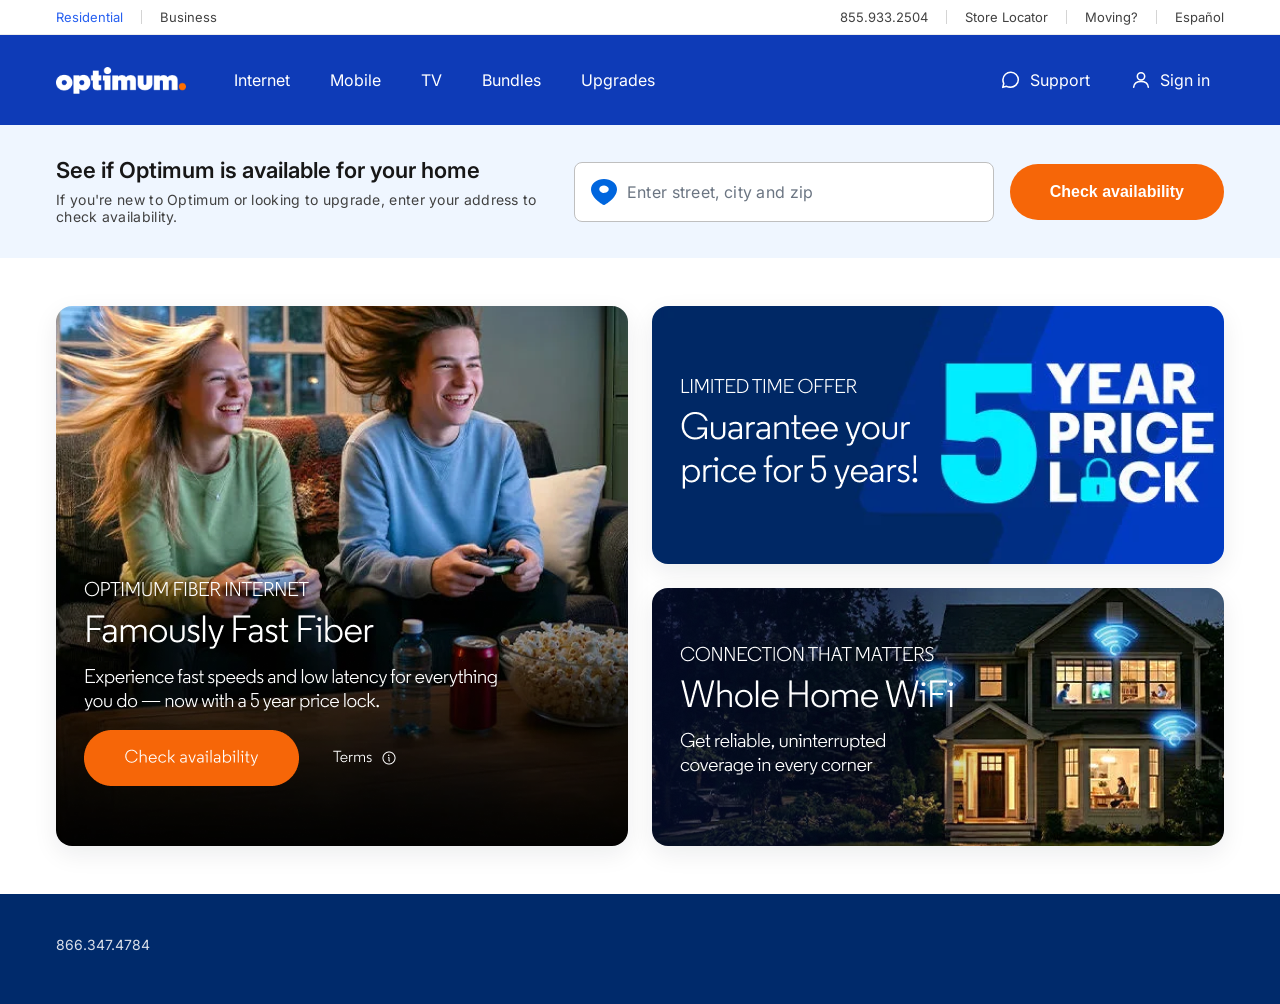
<file: separate-multiple-units-screen-desktop/index.html>
<!doctype html>
<html lang="en">
  <head>
    <meta charset="UTF-8" />
    <meta name="viewport" content="width=device-width, initial-scale=1.0" />
    <title>Optimum Address Flow Prototype — Separate Multiple Units Screen (Desktop)</title>
    <link rel="preconnect" href="https://fonts.googleapis.com" />
    <link rel="preconnect" href="https://fonts.gstatic.com" crossorigin />
    <link
      href="https://fonts.googleapis.com/css2?family=Inter:wght@400;500;600;700;800&display=swap"
      rel="stylesheet"
    />
    <link rel="stylesheet" href="./styles.css?v=20260616a" />
  </head>
  <body data-page="address">
    <div class="site">
      <!-- Utility bar -->
      <div class="utility-bar">
        <div class="util-inner">
          <div class="util-group">
            <a class="util-link util-active" href="#">Residential</a>
            <span class="util-div"></span>
            <a class="util-link" href="#">Business</a>
          </div>
          <div class="util-group">
            <span class="util-link">855.933.2504</span>
            <span class="util-div"></span>
            <a class="util-link" href="#">Store Locator</a>
            <span class="util-div"></span>
            <a class="util-link" href="#">Moving?</a>
            <span class="util-div"></span>
            <a class="util-link" href="#">Español</a>
          </div>
        </div>
      </div>

      <!-- Primary nav -->
      <header class="nav">
        <div class="nav-inner">
          <div class="nav-left">
            <img class="nav-logo" src="./assets/logo-optimum-white.png" alt="Optimum" />
            <nav class="nav-links">
              <a href="#">Internet</a>
              <a href="#">Mobile</a>
              <a href="#">TV</a>
              <a href="#">Bundles</a>
              <a href="#">Upgrades</a>
            </nav>
          </div>
          <div class="nav-right">
            <a class="nav-action" href="#">
              <svg viewBox="0 0 24 24" width="22" height="22" fill="none" stroke="currentColor" stroke-width="1.7" stroke-linecap="round" stroke-linejoin="round"><path d="M20 11.5a8.38 8.38 0 0 1-9 8.3 8.5 8.5 0 0 1-3.8-.9L3 20l1.1-4.2A8.38 8.38 0 0 1 3.2 11.5a8.5 8.5 0 0 1 8.8-8 8.38 8.38 0 0 1 8 8Z"/></svg>
              Support
            </a>
            <a class="nav-action" href="#">
              <svg viewBox="0 0 24 24" width="22" height="22" fill="none" stroke="currentColor" stroke-width="1.7" stroke-linecap="round" stroke-linejoin="round"><circle cx="12" cy="8" r="4"/><path d="M4 20c0-4 3.6-6.5 8-6.5s8 2.5 8 6.5"/></svg>
              Sign in
            </a>
          </div>
        </div>
      </header>

      <!-- Check availability band -->
      <section class="check-band" id="checkBand">
        <div class="check-inner">
          <div class="check-copy">
            <h1>See if Optimum is available for your home</h1>
            <p>If you're new to Optimum or looking to upgrade, enter your address to check availability.</p>
          </div>
          <div class="check-controls">
            <div class="address-input-wrap">
              <label id="addressField" class="text-input">
                <img class="pin-icon" src="./assets/icon-pin-blue.svg" alt="" />
                <input id="addressInput" type="text" inputmode="text" name="optimum-address-search" autocomplete="off" autocorrect="off" autocapitalize="off" spellcheck="false" data-lpignore="true" data-1p-ignore data-form-type="other" placeholder="Enter street, city and zip" />
                <button id="clearAddress" class="suffix-button hidden" aria-label="Clear">
                  <img src="./assets/icon-x-light.svg" alt="" />
                </button>
              </label>
              <section id="dropdown" class="dropdown hidden">
                <p id="dropdownTitle" class="dropdown-title">Select an address to continue...</p>
              </section>
            </div>
            <button id="checkBtn" class="check-btn">Check availability</button>
          </div>
          <p id="addressError" class="error-row hidden">
            <img src="./assets/icon-warning-red.svg" alt="" />
            <span>Please enter your address to check availability.</span>
          </p>
        </div>
      </section>

      <!-- Apartment / unit selection (separate step) -->
      <section class="check-band apt-band hidden" id="aptBand">
        <div class="check-inner">
          <div class="check-copy">
            <h1>Which apartment or unit?</h1>
            <p class="apt-address-line"><span id="aptAddressLine">1111 Stewart Ave, Bethpage, NY 11714</span> · <a href="#" id="editAddressLink">Edit address</a></p>
          </div>
          <div class="check-controls">
            <div class="address-input-wrap">
              <label id="aptField" class="text-input">
                <img class="pin-icon" src="./assets/icon-pin-blue.svg" alt="" />
                <input id="aptInput" type="text" inputmode="text" name="optimum-unit-search" autocomplete="off" autocorrect="off" autocapitalize="off" spellcheck="false" data-lpignore="true" data-1p-ignore data-form-type="other" placeholder="Apartment, unit, or suite" />
                <button id="clearApt" class="suffix-button hidden" aria-label="Clear">
                  <img src="./assets/icon-x-light.svg" alt="" />
                </button>
              </label>
              <section id="aptDropdown" class="dropdown hidden">
                <p id="aptDropdownTitle" class="dropdown-title">Select your unit to continue...</p>
              </section>
            </div>
            <button id="aptCheckBtn" class="check-btn">Check availability</button>
          </div>
          <p id="aptError" class="error-row hidden">
            <img src="./assets/icon-warning-red.svg" alt="" />
            <span>Select your apartment or unit to continue.</span>
          </p>
        </div>
      </section>

      <div id="scrim" class="page-scrim hidden"></div>

      <!-- Hero bento -->
      <section class="hero-bento" id="heroBento">
        <div class="bento-inner">
          <a class="bento-card bento-hero" href="#" id="heroCardLink">
            <img src="./assets/bento-hero.png" alt="Optimum Fiber Internet — Famously Fast Fiber" />
          </a>
          <div class="bento-col">
            <a class="bento-card" href="#"><img src="./assets/bento-5yr.png" alt="Guarantee your price for 5 years — 5 Year Price Lock" /></a>
            <a class="bento-card" href="#"><img src="./assets/bento-wifi.png" alt="Connection that matters — Whole Home WiFi" /></a>
          </div>
        </div>
      </section>

      <!-- Quotes / plans (lower funnel) -->
      <section id="quotesSection" class="quotes hidden">
        <div class="quotes-bar">
          <div class="quotes-bar-inner">
            <div class="buyflow-tracker">
              <span class="bt-seg bt-active"></span>
              <span class="bt-seg"></span>
              <span class="bt-seg"></span>
              <span class="bt-seg"></span>
            </div>
          </div>
        </div>
        <div class="quotes-body">
          <h1 class="quotes-title">Pick your Internet speed</h1>
          <p class="quotes-address" id="quotesAddress">1111 Stewart Ave, Apt 1A, Bethpage, NY 11714</p>

          <div class="edu-banner">
            <svg class="edu-check" viewBox="0 0 24 24" width="22" height="22" fill="none" stroke="#0a7d34" stroke-width="2.2" stroke-linecap="round" stroke-linejoin="round" aria-hidden="true"><circle cx="12" cy="12" r="9"/><path d="M8 12.5l2.5 2.5L16 9"/></svg>
            <p>Save $5/mo. on any internet plan — just provide your <strong>.edu</strong> email on the contact page.</p>
          </div>

          <div class="plans-include">
            <span class="pi-item"><svg viewBox="0 0 256 256" width="16" height="16" fill="#637085" aria-hidden="true"><path d="M208 80h-24V56a56 56 0 0 0-112 0v24H48a16 16 0 0 0-16 16v112a16 16 0 0 0 16 16h160a16 16 0 0 0 16-16V96a16 16 0 0 0-16-16ZM96 56a32 32 0 0 1 64 0v24H96Z"/></svg>5-year price guarantee</span>
            <span class="pi-item"><svg viewBox="0 0 256 256" width="16" height="16" fill="#637085" aria-hidden="true"><path d="M222 90a8 8 0 0 0-13-3l-26 26-23-4-4-23 26-26a8 8 0 0 0-3-13 56 56 0 0 0-69 70L38 165a24 24 0 0 0 34 34l48-48a56 56 0 0 0 70-69Z"/></svg>Free Installation</span>
            <span class="pi-item"><svg viewBox="0 0 256 256" width="16" height="16" fill="#637085" aria-hidden="true"><path d="M128 168a16 16 0 1 0 16 16 16 16 0 0 0-16-16Zm0-48a60 60 0 0 0-42 17 8 8 0 0 0 11 11 44 44 0 0 1 62 0 8 8 0 0 0 11-11 60 60 0 0 0-42-17Zm0-48a108 108 0 0 0-76 31 8 8 0 0 0 11 11 92 92 0 0 1 130 0 8 8 0 0 0 11-11 108 108 0 0 0-76-31Z"/></svg>Equipment Included</span>
          </div>

          <div class="plan-grid">
            <article class="plan-card">
              <div class="plan-gauge"><svg viewBox="0 0 56 30" width="56" height="30" fill="none" aria-hidden="true"><path d="M4 28a24 24 0 0 1 48 0" stroke="#d4d8e0" stroke-width="4" stroke-linecap="round"/><path d="M4 28a24 24 0 0 1 14-21.8" stroke="#0066de" stroke-width="4" stroke-linecap="round"/><circle cx="28" cy="28" r="3.5" fill="#0b132b"/><line x1="28" y1="28" x2="16" y2="13" stroke="#0b132b" stroke-width="2.5" stroke-linecap="round"/></svg></div>
              <h2 class="plan-name">300 Mbps Internet</h2>
              <div class="plan-price">$25<span>/mo.</span></div>
              <p class="plan-qualifier">with Auto Pay &amp; Paperless Bill</p>
              <p class="plan-guarantee"><svg viewBox="0 0 256 256" width="13" height="13" fill="#637085" aria-hidden="true"><path d="M208 80h-24V56a56 56 0 0 0-112 0v24H48a16 16 0 0 0-16 16v112a16 16 0 0 0 16 16h160a16 16 0 0 0 16-16V96a16 16 0 0 0-16-16ZM96 56a32 32 0 0 1 64 0v24H96Z"/></svg>5-year price guarantee</p>
              <div class="plan-perk">
                <span class="hbo-logo">HBO<span>Max</span></span>
                <p>HBO Max Basic with Ads plan: 12 months included <a href="#">See details</a></p>
              </div>
              <div class="plan-links"><a href="#">Details</a><a href="#">Broadband Facts</a></div>
              <button class="primary-btn plan-select">Select</button>
            </article>

            <article class="plan-card">
              <div class="plan-gauge"><svg viewBox="0 0 56 30" width="56" height="30" fill="none" aria-hidden="true"><path d="M4 28a24 24 0 0 1 48 0" stroke="#d4d8e0" stroke-width="4" stroke-linecap="round"/><path d="M4 28a24 24 0 0 1 46.5-6" stroke="#0066de" stroke-width="4" stroke-linecap="round"/><circle cx="28" cy="28" r="3.5" fill="#0b132b"/><line x1="28" y1="28" x2="44" y2="16" stroke="#0b132b" stroke-width="2.5" stroke-linecap="round"/></svg></div>
              <h2 class="plan-name">1 Gig Fiber Internet</h2>
              <div class="plan-price">$45<span>/mo.</span> <s>$129.99/mo.</s></div>
              <p class="plan-qualifier">with Auto Pay &amp; Paperless Bill</p>
              <p class="plan-guarantee"><svg viewBox="0 0 256 256" width="13" height="13" fill="#637085" aria-hidden="true"><path d="M208 80h-24V56a56 56 0 0 0-112 0v24H48a16 16 0 0 0-16 16v112a16 16 0 0 0 16 16h160a16 16 0 0 0 16-16V96a16 16 0 0 0-16-16ZM96 56a32 32 0 0 1 64 0v24H96Z"/></svg>5-year price guarantee</p>
              <div class="plan-perk">
                <span class="hbo-logo">HBO<span>Max</span></span>
                <p>HBO Max Basic with Ads plan: 12 months included <a href="#">See details</a></p>
              </div>
              <div class="plan-links"><a href="#">Details</a><a href="#">Broadband Facts</a></div>
              <button class="secondary-btn plan-select">Select</button>
            </article>
          </div>

          <p class="wired-note">Wired connection speeds. WiFi speeds may vary.</p>

          <div class="quotes-subhead">TV (optional)</div>
          <p class="quotes-promo"><svg viewBox="0 0 256 256" width="18" height="18" fill="#0066de" aria-hidden="true"><path d="M243 110 146 13a14 14 0 0 0-10-4H40a14 14 0 0 0-14 14v96a14 14 0 0 0 4 10l97 97a14 14 0 0 0 20 0l96-96a14 14 0 0 0 0-20ZM76 84a12 12 0 1 1 12-12 12 12 0 0 1-12 12Z"/></svg>Save $10/mo. on Internet when you add TV</p>

          <div class="plan-grid">
            <article class="plan-card tv-card">
              <span class="popular-badge">Most popular</span>
              <div class="tv-icon"><svg viewBox="0 0 256 256" width="34" height="34" fill="none" stroke="#0066de" stroke-width="14"><rect x="32" y="56" width="192" height="128" rx="12"/><line x1="88" y1="216" x2="168" y2="216" stroke-linecap="round"/></svg></div>
              <h2 class="plan-name">Entertainment TV</h2>
              <div class="plan-price">$30<span>/mo.</span></div>
              <p class="plan-qualifier">125+ channels</p>
              <ul class="tv-features"><li>Local channels &amp; news</li><li>Sports &amp; entertainment</li><li>Free DVR included</li></ul>
              <div class="plan-links"><a href="#">Details</a></div>
              <button class="secondary-btn plan-select">Add TV</button>
            </article>
            <article class="plan-card tv-card">
              <div class="tv-icon"><svg viewBox="0 0 256 256" width="34" height="34" fill="none" stroke="#0066de" stroke-width="14"><rect x="32" y="56" width="192" height="128" rx="12"/><line x1="88" y1="216" x2="168" y2="216" stroke-linecap="round"/></svg></div>
              <h2 class="plan-name">Everything TV</h2>
              <div class="plan-price">$70<span>/mo.</span></div>
              <p class="plan-qualifier">340+ channels</p>
              <ul class="tv-features"><li>Everything in Entertainment</li><li>Premium movie channels</li><li>Regional sports networks</li></ul>
              <div class="plan-links"><a href="#">Details</a></div>
              <button class="secondary-btn plan-select">Add TV</button>
            </article>
          </div>
        </div>

        <div class="quotes-cart" id="quotesCart">
          <div class="quotes-cart-inner">
            <div class="cart-total">
              <strong>$130.00<span>/mo.</span></strong>
              <button class="cart-details" type="button">Details
                <svg viewBox="0 0 24 24" width="16" height="16" fill="none" stroke="#0066de" stroke-width="2" stroke-linecap="round" stroke-linejoin="round"><path d="M6 15l6-6 6 6"/></svg>
              </button>
            </div>
            <button class="primary-btn cart-continue">Continue</button>
          </div>
        </div>
      </section>

      <!-- Footer -->
      <footer id="siteFooter" class="site-footer">
        <div class="site-footer-inner">
          <span class="footer-phone">866.347.4784</span>
        </div>
      </footer>
    </div>

    <!-- Checking modal -->
    <div id="checkModal" class="check-modal hidden" aria-hidden="true">
      <div class="check-modal-scrim"></div>
      <div class="check-modal-card">
        <span class="check-spinner" aria-hidden="true"></span>
        <span id="checkModalText">Checking availability...</span>
      </div>
    </div>

    <!-- End-of-prototype overlay -->
    <div id="endPrototype" class="end-prototype hidden" aria-hidden="true">
      <p class="end-prototype-text">End of prototype. Click to restart.</p>
    </div>

    <a class="menu-back" href="../" aria-label="Back to menu"></a>

    <script src="./app.js?v=20260616a"></script>
  </body>
</html>
</file>
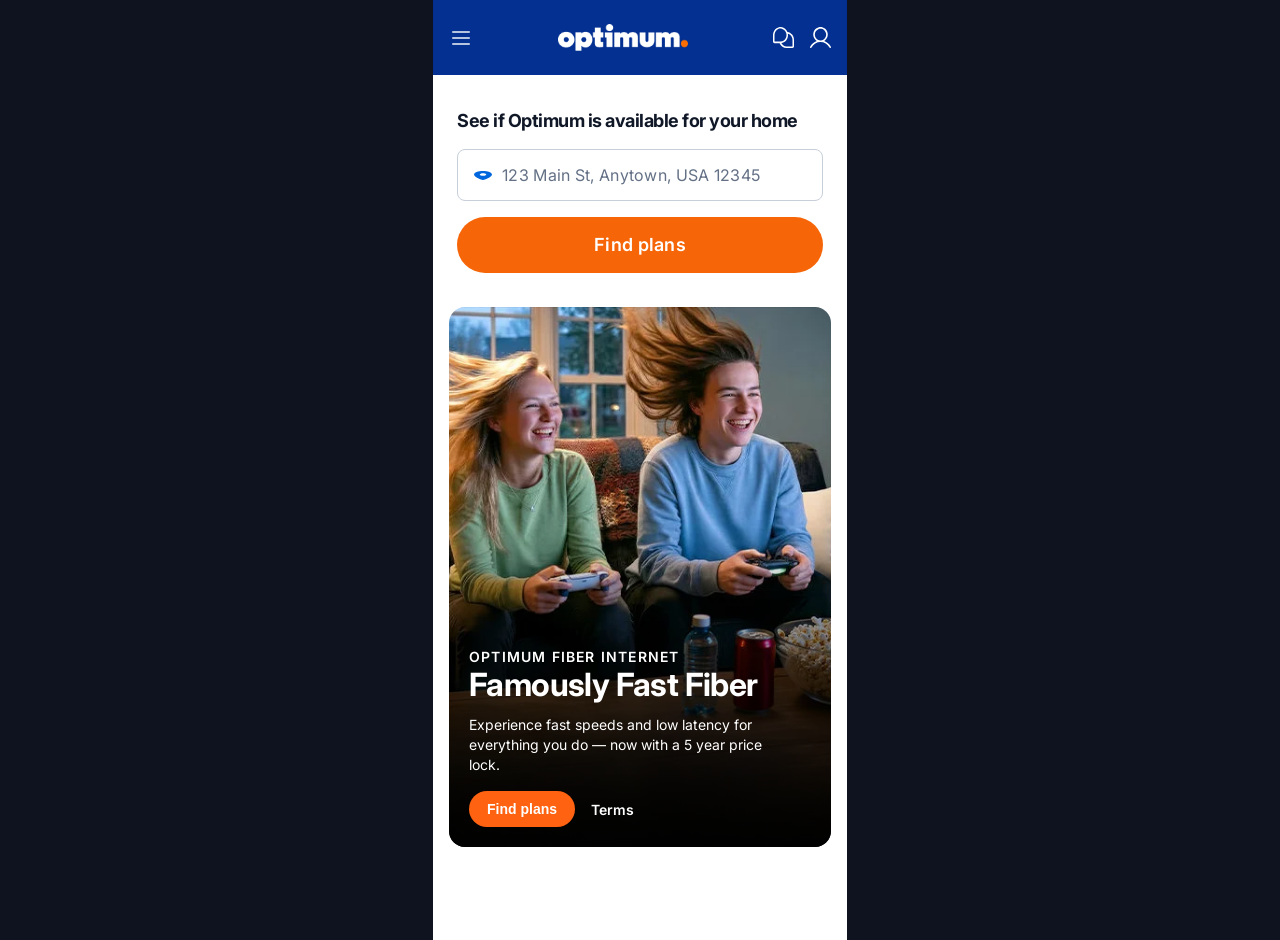
<file: separate-multiple-units-screen/index.html>
<!doctype html>
<html lang="en">
  <head>
    <meta charset="UTF-8" />
    <meta name="viewport" content="width=device-width, initial-scale=1.0" />
    <title>Optimum Address Flow Prototype — Separate Multiple Units Screen</title>
    <link rel="preconnect" href="https://fonts.googleapis.com" />
    <link rel="preconnect" href="https://fonts.gstatic.com" crossorigin />
    <link
      href="https://fonts.googleapis.com/css2?family=Inter:wght@400;500;600;700;800&display=swap"
      rel="stylesheet"
    />
    <link rel="stylesheet" href="./styles.css?v=20260616h" />
  </head>
  <body>
    <div class="phone">
      <div id="phoneViewport" class="phone-viewport">
        <header id="header" class="header header-blue">
          <span id="menuIcon" class="header-icon icon-menu" aria-hidden="true"></span>
          <img id="headerLogo" class="logo" src="./assets/logo-optimum-white.png" alt="Optimum" />
          <div class="header-actions">
            <span class="header-icon icon-chat" aria-hidden="true"></span>
            <span class="header-icon icon-user" aria-hidden="true"></span>
          </div>
        </header>

        <main>
          <section id="addressSection" class="section address-section">
            <h1>See if Optimum is available for your home</h1>

            <div class="address-input-wrap">
              <label id="addressField" class="text-input">
                <img class="pin-icon" src="./assets/icon-pin-blue.svg" alt="" />
                <input id="addressInput" type="text" inputmode="text" name="optimum-address-search" autocomplete="off" autocorrect="off" autocapitalize="off" spellcheck="false" data-lpignore="true" data-1p-ignore data-form-type="other" placeholder="123 Main St, Anytown, USA 12345" />
                <button id="clearAddress" class="suffix-button hidden" aria-label="Clear">
                  <img src="./assets/icon-x-light.svg" alt="" />
                </button>
              </label>

              <section id="dropdown" class="dropdown hidden">
                <p id="dropdownTitle" class="dropdown-title">Keep typing to see matches...</p>
              </section>
            </div>

            <p id="addressError" class="error-row hidden">
              <img src="./assets/icon-warning-red.svg" alt="" />
              <span>Please enter street, city and zip to find plans</span>
            </p>

            <button id="checkPlansBtn" class="primary-btn">Find plans</button>
          </section>

          <div id="topScrim" class="page-scrim page-scrim-top hidden"></div>
          <div id="bottomScrim" class="page-scrim page-scrim-bottom hidden"></div>

          <section id="heroSection" class="section hero-wrap">
            <article class="hero-card">
              <img class="hero-image" src="./assets/hero-fiber.png" alt="" />
              <div class="hero-gradient"></div>
              <div class="hero-copy">
                <p class="eyebrow">OPTIMUM FIBER INTERNET</p>
                <h2>Famously Fast Fiber</h2>
                <p>Experience fast speeds and low latency for everything you do — now with a 5 year price lock.</p>
                <div class="hero-cta-row">
                  <button class="hero-btn">Find plans</button>
                  <a href="#">Terms</a>
                </div>
              </div>
            </article>
          </section>

          <section id="aptSection" class="section apt-section hidden">
            <p class="selected-address"><img class="pin-mini" src="./assets/icon-pin-blue.svg" alt="" /><a href="#">1111 Stewart Ave, Bethpage, NY</a></p>
            <h1>Multiple apartment units found</h1>
            <label id="aptField" class="text-input">
              <input id="aptInput" type="text" placeholder="Select apartment or unit" />
              <button id="clearApt" class="suffix-button hidden" aria-label="Clear">
                <img src="./assets/icon-x-light.svg" alt="" />
              </button>
            </label>
            <section id="aptDropdown" class="dropdown hidden"></section>
            <p id="aptError" class="error-row hidden">
              <img src="./assets/icon-warning-red.svg" alt="" />
              <span>Please enter and select an apartment or unit</span>
            </p>
            <button id="findPlansAptBtn" class="primary-btn">Find plans</button>
          </section>

          <section id="checkingSection" class="checking-section hidden" aria-live="polite">
            <div class="checking-ring">
              <img class="checking-pin" src="./assets/icon-pin-blue.svg" alt="" />
            </div>
            <p>Checking address...</p>
          </section>

          <section id="activeAccountSection" class="section active-account-section hidden">
            <h1>This address has an active Optimum account.</h1>
            <p id="activeAddressText" class="active-address-text">1111 STEWART AVE APT 1B BETHPAGE NY 11714</p>
            <a id="editAddressLink" href="#">Edit address</a>

            <article class="active-account-card">
              <h2>Need service at this address?</h2>
              <button id="startShoppingBtn" class="primary-btn">Start shopping</button>
              <hr />
              <h2>Managing your existing service at this address?</h2>
              <button id="myAccountBtn" class="secondary-btn">My account</button>
            </article>
          </section>

          <section id="quotesSection" class="quotes-section hidden">
            <div class="quotes-header">
              <img class="quotes-logo" src="./assets/logo-black.png" alt="Optimum" />
              <div class="quotes-header-actions">
                <span class="qh-icon" aria-hidden="true">
                  <svg viewBox="0 0 24 24" width="22" height="22" fill="none" stroke="#0b132b" stroke-width="1.8" stroke-linecap="round" stroke-linejoin="round"><path d="M6.5 3.5h3l1.5 4-2 1.5a12 12 0 0 0 6 6l1.5-2 4 1.5v3a2 2 0 0 1-2.2 2A17 17 0 0 1 4.5 5.7 2 2 0 0 1 6.5 3.5Z"/></svg>
                </span>
                <span class="qh-icon" aria-hidden="true">
                  <svg viewBox="0 0 24 24" width="22" height="22" fill="none" stroke="#0b132b" stroke-width="1.8" stroke-linecap="round" stroke-linejoin="round"><path d="M12 21s-7-6.3-7-11a7 7 0 0 1 14 0c0 4.7-7 11-7 11Z"/><circle cx="12" cy="10" r="2.6"/></svg>
                </span>
              </div>
            </div>
            <div class="buyflow-tracker">
              <span class="bt-seg bt-active"></span>
              <span class="bt-seg"></span>
              <span class="bt-seg"></span>
              <span class="bt-seg"></span>
            </div>

            <div class="quotes-scroll">
              <h1 class="quotes-title">Pick your Internet speed</h1>

              <div class="edu-banner">
                <svg class="edu-check" viewBox="0 0 24 24" width="22" height="22" fill="none" stroke="#0a7d34" stroke-width="2.2" stroke-linecap="round" stroke-linejoin="round" aria-hidden="true"><circle cx="12" cy="12" r="9"/><path d="M8 12.5l2.5 2.5L16 9"/></svg>
                <p>Save $5/mo. on any internet plan — just provide your <strong>.edu</strong> email on the contact page.</p>
              </div>

              <div class="plans-include">
                <span class="pi-item"><svg viewBox="0 0 256 256" width="16" height="16" fill="#637085" aria-hidden="true"><path d="M208 80h-24V56a56 56 0 0 0-112 0v24H48a16 16 0 0 0-16 16v112a16 16 0 0 0 16 16h160a16 16 0 0 0 16-16V96a16 16 0 0 0-16-16ZM96 56a32 32 0 0 1 64 0v24H96Z"/></svg>5-year price guarantee</span>
                <span class="pi-item"><svg viewBox="0 0 256 256" width="16" height="16" fill="#637085" aria-hidden="true"><path d="M226 117a52 52 0 0 1-68-49l-31 31-31-31-22 22 31 31-31 31 22 22 31-31 31 31a52 52 0 0 1 67-69Z" opacity=".0"/><path d="M222 90a8 8 0 0 0-13-3l-26 26-23-4-4-23 26-26a8 8 0 0 0-3-13 56 56 0 0 0-69 70L38 165a24 24 0 0 0 34 34l48-48a56 56 0 0 0 70-69Z"/></svg>Free Installation</span>
                <span class="pi-item"><svg viewBox="0 0 256 256" width="16" height="16" fill="#637085" aria-hidden="true"><path d="M128 168a16 16 0 1 0 16 16 16 16 0 0 0-16-16Zm0-48a60 60 0 0 0-42 17 8 8 0 0 0 11 11 44 44 0 0 1 62 0 8 8 0 0 0 11-11 60 60 0 0 0-42-17Zm0-48a108 108 0 0 0-76 31 8 8 0 0 0 11 11 92 92 0 0 1 130 0 8 8 0 0 0 11-11 108 108 0 0 0-76-31Z"/></svg>Equipment Included</span>
              </div>

              <div class="plan-rail" id="internetRail">
                <article class="plan-card">
                  <div class="plan-gauge">
                    <svg viewBox="0 0 56 30" width="56" height="30" fill="none" aria-hidden="true"><path d="M4 28a24 24 0 0 1 48 0" stroke="#d4d8e0" stroke-width="4" stroke-linecap="round"/><path d="M4 28a24 24 0 0 1 14-21.8" stroke="#0066de" stroke-width="4" stroke-linecap="round"/><circle cx="28" cy="28" r="3.5" fill="#0b132b"/><line x1="28" y1="28" x2="16" y2="13" stroke="#0b132b" stroke-width="2.5" stroke-linecap="round"/></svg>
                  </div>
                  <h2 class="plan-name">300 Mbps Internet</h2>
                  <div class="plan-price">$25<span>/mo.</span></div>
                  <p class="plan-qualifier">with Auto Pay &amp; Paperless Bill</p>
                  <p class="plan-guarantee"><svg viewBox="0 0 256 256" width="13" height="13" fill="#637085" aria-hidden="true"><path d="M208 80h-24V56a56 56 0 0 0-112 0v24H48a16 16 0 0 0-16 16v112a16 16 0 0 0 16 16h160a16 16 0 0 0 16-16V96a16 16 0 0 0-16-16ZM96 56a32 32 0 0 1 64 0v24H96Z"/></svg>5-year price guarantee</p>
                  <div class="plan-perk">
                    <span class="hbo-logo">HBO<span>Max</span></span>
                    <p>HBO Max Basic with Ads plan: 12 months included <a href="#">See details</a></p>
                  </div>
                  <div class="plan-links">
                    <a href="#">Details</a>
                    <a href="#">Broadband Facts</a>
                  </div>
                  <button class="primary-btn plan-select">Select</button>
                </article>

                <article class="plan-card">
                  <div class="plan-gauge">
                    <svg viewBox="0 0 56 30" width="56" height="30" fill="none" aria-hidden="true"><path d="M4 28a24 24 0 0 1 48 0" stroke="#d4d8e0" stroke-width="4" stroke-linecap="round"/><path d="M4 28a24 24 0 0 1 46.5-6" stroke="#0066de" stroke-width="4" stroke-linecap="round"/><circle cx="28" cy="28" r="3.5" fill="#0b132b"/><line x1="28" y1="28" x2="44" y2="16" stroke="#0b132b" stroke-width="2.5" stroke-linecap="round"/></svg>
                  </div>
                  <h2 class="plan-name">1 Gig Fiber Internet</h2>
                  <div class="plan-price">$45<span>/mo.</span> <s>$129.99/mo.</s></div>
                  <p class="plan-qualifier">with Auto Pay &amp; Paperless Bill</p>
                  <p class="plan-guarantee"><svg viewBox="0 0 256 256" width="13" height="13" fill="#637085" aria-hidden="true"><path d="M208 80h-24V56a56 56 0 0 0-112 0v24H48a16 16 0 0 0-16 16v112a16 16 0 0 0 16 16h160a16 16 0 0 0 16-16V96a16 16 0 0 0-16-16ZM96 56a32 32 0 0 1 64 0v24H96Z"/></svg>5-year price guarantee</p>
                  <div class="plan-perk">
                    <span class="hbo-logo">HBO<span>Max</span></span>
                    <p>HBO Max Basic with Ads plan: 12 months included <a href="#">See details</a></p>
                  </div>
                  <div class="plan-links">
                    <a href="#">Details</a>
                    <a href="#">Broadband Facts</a>
                  </div>
                  <button class="secondary-btn plan-select">Select</button>
                </article>
              </div>

              <div class="carousel-dots"><span class="dot dot-active"></span><span class="dot"></span></div>
              <p class="wired-note">Wired connection speeds. WiFi speeds may vary.</p>

              <div class="quotes-subhead">TV (optional)</div>
              <p class="quotes-promo"><svg viewBox="0 0 256 256" width="18" height="18" fill="#0066de" aria-hidden="true"><path d="M243 110 146 13a14 14 0 0 0-10-4H40a14 14 0 0 0-14 14v96a14 14 0 0 0 4 10l97 97a14 14 0 0 0 20 0l96-96a14 14 0 0 0 0-20ZM76 84a12 12 0 1 1 12-12 12 12 0 0 1-12 12Z"/></svg>Save $10/mo. on Internet when you add TV</p>

              <div class="plan-rail" id="tvRail">
                <article class="plan-card tv-card">
                  <span class="popular-badge">Most popular</span>
                  <div class="tv-icon"><svg viewBox="0 0 256 256" width="34" height="34" fill="none" stroke="#0066de" stroke-width="14"><rect x="32" y="56" width="192" height="128" rx="12"/><line x1="88" y1="216" x2="168" y2="216" stroke-linecap="round"/></svg></div>
                  <h2 class="plan-name">Entertainment TV</h2>
                  <div class="plan-price">$30<span>/mo.</span></div>
                  <p class="plan-qualifier">125+ channels</p>
                  <ul class="tv-features">
                    <li>Local channels &amp; news</li>
                    <li>Sports &amp; entertainment</li>
                    <li>Free DVR included</li>
                  </ul>
                  <div class="plan-links"><a href="#">Details</a></div>
                  <button class="secondary-btn plan-select">Add TV</button>
                </article>

                <article class="plan-card tv-card">
                  <div class="tv-icon"><svg viewBox="0 0 256 256" width="34" height="34" fill="none" stroke="#0066de" stroke-width="14"><rect x="32" y="56" width="192" height="128" rx="12"/><line x1="88" y1="216" x2="168" y2="216" stroke-linecap="round"/></svg></div>
                  <h2 class="plan-name">Everything TV</h2>
                  <div class="plan-price">$70<span>/mo.</span></div>
                  <p class="plan-qualifier">340+ channels</p>
                  <ul class="tv-features">
                    <li>Everything in Entertainment</li>
                    <li>Premium movie channels</li>
                    <li>Regional sports networks</li>
                  </ul>
                  <div class="plan-links"><a href="#">Details</a></div>
                  <button class="secondary-btn plan-select">Add TV</button>
                </article>
              </div>
            </div>

            <div class="quotes-cart">
              <div class="cart-total">
                <strong>$130.00<span>/mo.</span></strong>
                <button class="cart-details" type="button">Details
                  <svg viewBox="0 0 24 24" width="16" height="16" fill="none" stroke="#0066de" stroke-width="2" stroke-linecap="round" stroke-linejoin="round"><path d="M6 15l6-6 6 6"/></svg>
                </button>
              </div>
              <button class="primary-btn cart-continue">Continue</button>
            </div>
          </section>

          <footer id="footer" class="section footer hidden">
            <hr />
            <p>Pricing, offers, and terms subject to change and discontinuance w/o notice. All trademarks and service marks are the property of their respective owner.</p>
            <p>© 2026 CSC Holdings, LLC.</p>
            <a href="#">About Optimum</a>
            <a href="#">Disclaimers</a>
            <a href="#">Terms</a>
            <a href="#">Privacy</a>
            <div class="socials">
              <img src="./assets/social-1.png" alt="" />
              <img src="./assets/social-2.png" alt="" />
              <img src="./assets/social-3.png" alt="" />
              <img src="./assets/social-4.png" alt="" />
              <img src="./assets/social-5.png" alt="" />
              <img src="./assets/social-6.png" alt="" />
            </div>
          </footer>
        </main>
      </div>

      <div id="plansModal" class="plans-modal hidden" aria-hidden="true">
        <div class="plans-modal-scrim"></div>
        <div class="plans-modal-card">
          <div class="plans-indicator">
            <svg class="plans-search" viewBox="0 0 24 24" width="42" height="42" fill="none" stroke="#0066de" stroke-width="2" stroke-linecap="round" stroke-linejoin="round" aria-hidden="true"><circle cx="11" cy="11" r="7" /><line x1="16.5" y1="16.5" x2="21" y2="21" /></svg>
            <svg class="plans-check" viewBox="0 0 24 24" width="44" height="44" fill="none" stroke="#0066de" stroke-width="2.4" stroke-linecap="round" stroke-linejoin="round" aria-hidden="true"><path d="M4 12.5l5 5L20 6.5" /></svg>
          </div>
          <p id="plansModalText" class="plans-modal-text">Finding plans...</p>
        </div>
      </div>

      <div id="keyboard" class="keyboard hidden" aria-hidden="true">
        <div id="kbSuggest" class="kb-suggest">
          <button type="button" class="kb-suggest-item" data-slot="0"></button>
          <button type="button" class="kb-suggest-item kb-suggest-mid" data-slot="1"></button>
          <button type="button" class="kb-suggest-item" data-slot="2"></button>
        </div>
        <div class="kb-keys">
          <div class="kb-row"></div>
          <div class="kb-row kb-row-mid"></div>
          <div class="kb-row kb-row-short"></div>
        </div>
        <div class="kb-control">
          <div class="kb-bottom">
            <button id="keyboardModeToggle" data-key="123">123</button>
            <button data-key="space">space</button>
            <button class="kb-return" data-key="return" aria-label="return">
              <svg viewBox="0 0 24 24" width="22" height="22" fill="none" stroke="currentColor" stroke-width="2" stroke-linecap="round" stroke-linejoin="round"><polyline points="9 10 4 15 9 20" /><path d="M20 4v7a4 4 0 0 1-4 4H4" /></svg>
            </button>
          </div>
          <span class="kb-emoji" aria-hidden="true">
            <svg viewBox="0 0 24 24" width="26" height="26" fill="none" stroke="currentColor" stroke-width="1.5" stroke-linecap="round" stroke-linejoin="round"><circle cx="12" cy="12" r="9.2" /><path d="M8 14.4a5 5 0 0 0 8 0" /><circle cx="8.8" cy="9.8" r="0.5" fill="currentColor" stroke="none" /><circle cx="15.2" cy="9.8" r="0.5" fill="currentColor" stroke="none" /></svg>
          </span>
          <span class="kb-mic" aria-hidden="true">
            <svg viewBox="0 0 24 24" width="26" height="26" fill="none" stroke="currentColor" stroke-width="1.5" stroke-linecap="round" stroke-linejoin="round"><rect x="9" y="2.5" width="6" height="11" rx="3" /><path d="M5.5 11a6.5 6.5 0 0 0 13 0" /><line x1="12" y1="17.5" x2="12" y2="21" /></svg>
          </span>
          <div class="kb-home-indicator"></div>
        </div>
      </div>

      <div id="endPrototype" class="end-prototype hidden" aria-hidden="true">
        <p class="end-prototype-text">End of prototype.<br />Tap to restart.</p>
      </div>

      <a class="menu-back" href="../" aria-label="Back to menu"></a>
    </div>

    <script src="./app.js?v=20260616h"></script>
  </body>
</html>
</file>
<file: experience-live/styles.css>
:root { --blue:#033091; --orange:#f66608; --ink:#101828; --muted:#637085; --line:#c7cfd9; --err:#d92d20; }
* { box-sizing:border-box; }
body {
  margin:0;
  font-family:"Regular",Inter,sans-serif;
  background:#0f1320;
  display:grid;
  place-items:start center;
  min-height:100vh;
  -webkit-font-smoothing:antialiased;
  -moz-osx-font-smoothing:grayscale;
  text-rendering:optimizeLegibility;
}
.phone { width:100%; max-width:414px; height:940px; background:#fff; position:relative; overflow:hidden; }
.phone-viewport { position:relative; height:100%; overflow:auto; scroll-behavior:smooth; }
.phone.keyboard-open .phone-viewport { padding-bottom:365px; }
@media (pointer: coarse) {
  #keyboard { display:none !important; }
  /* On a real phone the window scrolls (not .phone-viewport). The summary bar
     lives outside the scroll container (a direct child of .phone), so fixed
     pins it to the bottom of the screen without iOS's overflow-ancestor bug. */
  .quotes-scroll { padding-bottom:120px; }
  .quotes-cart {
    position:fixed;
    left:50%;
    transform:translateX(-50%);
    width:min(414px, 100%);
    bottom:0;
    padding-bottom:calc(16px + env(safe-area-inset-bottom, 0px));
  }
  /* Pin the Checking/Finding/Plans modal to the visible viewport so it stays in
     view over whatever the home screen was scrolled to (no scroll-to-top snap). */
  .plans-modal { position:fixed; }
}
/* Phone-sized touch screens: fill the full device width (drop the 414px cap)
   so larger phones (Pro Max, Plus, big Android) go edge-to-edge. Tablets and
   desktop keep the centered 414px mockup. */
@media (pointer: coarse) and (max-width: 480px) {
  .phone { max-width:none; }
  .quotes-cart { width:100%; }
}
.section { padding-inline:24px; }
.hidden { display:none !important; }

.end-prototype {
  position:absolute;
  inset:0;
  z-index:60;
  display:flex;
  align-items:center;
  justify-content:center;
  background:rgba(8,12,20,.78);
  cursor:pointer;
}
.end-prototype-text {
  margin:0;
  padding:0 40px;
  color:#fff;
  font-size:24px;
  line-height:34px;
  font-weight:600;
  text-align:center;
  letter-spacing:-.2px;
}

.header { height:75px; display:flex; align-items:center; justify-content:space-between; padding:0 16px; transition:all .18s ease; position:relative; }
.menu-back { position:absolute; top:0; right:0; width:72px; height:75px; z-index:100; background:transparent; }
.header-blue { background:var(--blue); }
.header-white { background:#fff; border-bottom:1px solid #bebebe; justify-content:flex-start; }
.header-white #menuIcon,
.header-white .header-actions { display:none; }
.logo { width:auto; height:27px; object-fit:contain; }
.header-actions { display:flex; gap:16px; }
.header-icon {
  width:24px;
  height:24px;
  display:inline-block;
  background-color:#fff;
  -webkit-mask-repeat:no-repeat;
  -webkit-mask-position:center;
  -webkit-mask-size:contain;
  mask-repeat:no-repeat;
  mask-position:center;
  mask-size:contain;
}
.icon-menu { -webkit-mask-image:url("./assets/icon-menu.svg?v=20260615x"); mask-image:url("./assets/icon-menu.svg?v=20260615x"); }
.icon-chat { -webkit-mask-image:url("./assets/icon-chat.svg"); mask-image:url("./assets/icon-chat.svg"); }
.icon-user { -webkit-mask-image:url("./assets/icon-user.svg"); mask-image:url("./assets/icon-user.svg"); }
/* Chat + user glyphs read heavier than the thin hamburger; trim them slightly to match. */
.header-actions .header-icon { width:21px; height:21px; }
#menuIcon { opacity:.95; }

.address-section { padding-top:14px; padding-bottom:34px; }
.address-input-wrap { position:relative; height:52px; overflow:visible; }
h1 { margin:20px 0 16px; color:var(--ink); font-size:18px; line-height:24px; letter-spacing:-.5px; font-weight:700; white-space:nowrap; }
.text-input { border:1px solid var(--line); border-radius:8px; height:52px; display:flex; align-items:center; gap:8px; padding:0 16px; }
.text-input.focused { border:2px solid #0066de; }
.text-input.error { border:1.5px solid var(--err); background:#fff4f3; }
.text-input.error .pin-icon { content:url("./assets/icon-pin-red.svg"); }
.pin-icon {
  width:18px;
  height:23px;
  object-fit:contain;
}
.pin-mini {
  width:14px;
  height:20px;
  object-fit:contain;
}
.text-input input { flex:1; border:0; outline:none; font:400 16px/1.4 "Regular",Inter,sans-serif; color:#101828; background:transparent; min-width:0; letter-spacing:.3px; }
.text-input input::placeholder { color:#637085; font-weight:400; opacity:1; }
.suffix-button { border:0; background:transparent; width:24px; height:24px; opacity:.4; padding:0; }
.suffix-button img { width:24px; height:24px; }

.error-row { display:flex; align-items:center; gap:6px; margin:10px 0 0; color:var(--err); font-size:14px; line-height:20px; }
.error-row img { width:16px; height:16px; }
.primary-btn { margin-top:16px; width:100%; height:56px; border:0; border-radius:999px; background:var(--orange); color:#fff; font:600 18px/1.25 "Regular",Inter,sans-serif; letter-spacing:.3px; cursor:pointer; }

.dropdown { margin:0; border:1px solid #d7dfec; border-radius:10px; box-shadow:0 16px 36px rgb(20 34 74 / 18%); background:#fff; overflow:hidden; animation:drop .14s ease; width:100%; }
#dropdown { position:absolute; top:100%; left:0; width:100%; z-index:30; overflow-y:auto; overflow-x:hidden; -webkit-overflow-scrolling:touch; }
.dropdown-title { margin:0; padding:13px 16px; font-size:15px; color:#4e607f; border-bottom:1px solid #e6ebf4; line-height:20px; position:sticky; top:0; background:#fff; z-index:1; }
.dropdown.helper-only .dropdown-row { display:none !important; }
.dropdown-row { width:100%; border:0; background:#fff; border-bottom:1px solid #edf1f8; min-height:64px; padding:10px 16px; text-align:left; display:grid; grid-template-columns:20px 1fr; column-gap:12px; align-items:start; cursor:pointer; }
.dropdown-row:last-child { border-bottom:0; }
.dropdown-row span { font-size:16px; line-height:20px; color:#101828; font-weight:500; letter-spacing:.3px; }
.dropdown-row small { grid-column:2; font-size:14px; line-height:18px; color:#637085; margin-top:2px; letter-spacing:.3px; }
.dropdown-row .unit-count { font-style:normal; font-weight:400; color:#637085; }
.dropdown-row.unit-row { grid-template-columns:1fr; min-height:48px; padding:8px 16px; align-items:center; }
.dropdown-row.unit-row-none span { color:#0066de; font-weight:500; }
#aptDropdown {
  overflow-x:hidden;
  overflow-y:auto;
}
.apt-dropdown-row { min-height:52px; grid-template-columns:1fr; padding:14px 16px; }
.apt-dropdown-row span { font-weight:400; white-space:nowrap; display:block; }

.hero-wrap { padding:0 16px 32px; }
.hero-card { position:relative; z-index:1; border-radius:16px; overflow:hidden; width:100%; height:540px; }
.hero-image { width:100%; height:100%; object-fit:cover; display:block; }
.hero-gradient { position:absolute; left:0; right:0; bottom:0; height:320px; background:linear-gradient(to bottom,rgba(0,0,0,0),rgba(0,0,0,.55) 60%,rgba(0,0,0,.85)); }
.hero-copy { position:absolute; left:20px; top:340px; color:#fff; }
.eyebrow { margin:0 0 12px; font-size:11px; letter-spacing:1.2px; font-weight:600; }
.hero-copy h2 { margin:0 0 12px; font-size:32px; line-height:36px; letter-spacing:-.6px; font-weight:700; }
.hero-copy p { margin:0; width:342px; max-width:calc(100% - 40px); font-size:14px; line-height:20px; }
.hero-cta-row { display:flex; align-items:center; gap:16px; margin-top:16px; }
.hero-btn { border:0; border-radius:999px; background:#ff6311; color:#fff; font-weight:600; font-size:14px; padding:10px 18px; }
.hero-cta-row a { color:#fff; text-decoration:none; font-size:14px; font-weight:600; }

.apt-section { padding-top:24px; padding-bottom:24px; }
.selected-address { display:flex; align-items:center; gap:6px; margin:0 0 16px; }
.selected-address a,
.selected-address a:visited,
.selected-address a:hover,
.selected-address a:active {
  color:#0066de;
  font-size:16px;
  line-height:24px;
  text-decoration-line:underline;
  text-decoration-thickness:1px;
  text-underline-offset:2px;
}
.apt-section h1 { margin-top:16px; margin-bottom:16px; }
.active-account-section {
  padding-top:32px;
  padding-bottom:32px;
}
.active-account-section h1 {
  margin:0 0 12px;
  font-size:22px;
  line-height:28px;
  letter-spacing:-.4px;
  font-weight:700;
}
.active-address-text {
  margin:0;
  text-transform:uppercase;
  font-size:14px;
  line-height:20px;
  letter-spacing:.1px;
  color:#101828;
}
#editAddressLink {
  display:inline-block;
  margin-top:6px;
  color:#0066de;
  font-size:14px;
  line-height:20px;
  font-weight:600;
  text-decoration:underline;
  text-underline-offset:2px;
}
.active-account-card {
  margin-top:24px;
  background:#f8f9fd;
  border-radius:14px;
  padding:22px 18px;
}
.active-account-card h2 {
  margin:0 0 16px;
  color:#101828;
  font-size:18px;
  line-height:26px;
  letter-spacing:0;
  font-weight:700;
}
.active-account-card .primary-btn {
  margin-top:0;
  margin-bottom:24px;
}
.active-account-card hr {
  border:0;
  border-top:1px solid #e3e8f2;
  margin:0 0 24px;
}
.secondary-btn {
  width:100%;
  height:56px;
  border-radius:999px;
  border:2px solid #1f66ff;
  background:#fff;
  color:#1f66ff;
  font:600 18px/1.25 "Regular",Inter,sans-serif;
}
.checking-section {
  min-height:760px;
  display:flex;
  flex-direction:column;
  align-items:center;
  justify-content:flex-start;
  padding-top:170px;
  color:#0066de;
}
.checking-ring {
  width:72px;
  height:72px;
  border:4px solid #b7d8ff;
  border-radius:50%;
  display:grid;
  place-items:center;
  animation:checking-ring-pulse 1.2s ease-in-out infinite;
}
.checking-pin {
  width:18px;
  height:24px;
  object-fit:contain;
  animation:checking-pin-bob 1.2s ease-in-out infinite;
}
.checking-section p {
  margin:24px 0 0;
  font-size:16px;
  line-height:19px;
  font-weight:600;
  letter-spacing:0;
}
@keyframes checking-ring-pulse {
  0%, 100% { transform:scale(1); opacity:.9; }
  50% { transform:scale(1.06); opacity:1; }
}
@keyframes checking-pin-bob {
  0%, 100% { transform:translateY(0); }
  50% { transform:translateY(-2px); }
}
.plans-modal {
  position:absolute;
  inset:0;
  z-index:26;
  display:flex;
  justify-content:center;
  align-items:flex-start;
}
.plans-modal-scrim {
  position:absolute;
  inset:0;
  background:rgba(15,26,46,.4);
  animation:plans-fade .18s ease;
}
.plans-modal-card {
  position:relative;
  margin-top:150px;
  width:min(366px, calc(100% - 32px));
  min-height:227px;
  background:#fff;
  border-radius:14px;
  box-shadow:0 18px 40px rgb(15 26 46 / 22%);
  display:flex;
  flex-direction:column;
  align-items:center;
  justify-content:center;
  gap:24px;
  animation:plans-pop .2s ease;
}
.plans-indicator {
  position:relative;
  width:72px;
  height:72px;
  display:grid;
  place-items:center;
}
.plans-indicator .plans-pin,
.plans-indicator .plans-search,
.plans-indicator .plans-check { display:none; }
.plans-search { animation:plans-search-pulse 1.3s ease-in-out infinite; transform-origin:center; }
.plans-modal.state-checking .plans-pin { display:block; }
.plans-modal.state-finding .plans-search { display:block; }
.plans-modal.state-success .plans-check { display:block; }
@keyframes plans-search-pulse {
  0%,100% { transform:scale(1) rotate(-6deg); opacity:.85; }
  50% { transform:scale(1.12) rotate(6deg); opacity:1; }
}
.plans-modal-text {
  margin:0;
  color:#0066de;
  font-size:16px;
  line-height:19px;
  font-weight:600;
}
@keyframes plans-fade { from { opacity:0; } to { opacity:1; } }
@keyframes plans-pop { from { opacity:0; transform:translateY(8px); } to { opacity:1; transform:translateY(0); } }
.footer { padding-top:24px; padding-bottom:32px; }
.footer hr { border:0; border-top:1px solid #dee3e8; margin:0; }
.footer p { margin:24px 0 0; color:#12171b; font-size:14px; line-height:20px; }
.footer p + p { margin-top:16px; }
.footer a { display:block; margin-top:24px; color:#12171b; text-decoration:none; font-size:22px; line-height:28px; font-weight:700; }
.socials { margin-top:32px; display:flex; gap:12px; }
.socials img { width:40px; height:40px; display:block; }

.page-scrim {
  position:absolute;
  left:0;
  right:0;
  z-index:5;
  background:linear-gradient(to bottom, rgba(0,0,0,0) 0, rgba(0,0,0,.5) 36px);
  pointer-events:none;
}
.page-scrim-top { top:324px; bottom:0; }
.page-scrim-bottom { display:none; }

@keyframes drop { from { opacity:0; transform:translateY(-2px);} to { opacity:1; transform:translateY(0);} }

.keyboard {
  position:absolute;
  left:0;
  right:0;
  bottom:0;
  z-index:20;
  height:365px;
  display:flex;
  flex-direction:column;
  background:rgba(34,34,36,.96);
  backdrop-filter:blur(60px);
  -webkit-backdrop-filter:blur(60px);
  border-top:0;
  padding:5.52px 0 0;
  animation:slide-up .16s ease;
}
.kb-suggest {
  height:44px;
  display:flex;
  align-items:stretch;
}
.kb-suggest-item {
  flex:1 1 0;
  min-width:0;
  border:0;
  background:transparent;
  font-family:-apple-system,BlinkMacSystemFont,"SF Pro Text","Segoe UI","Regular",sans-serif;
  font-size:16px;
  color:#f5f5f7;
  cursor:pointer;
  position:relative;
  padding:0 10px;
  white-space:nowrap;
  overflow:hidden;
  text-overflow:ellipsis;
}
.kb-suggest-item.kb-suggest-mid { font-weight:600; }
.kb-suggest-item + .kb-suggest-item::before {
  content:"";
  position:absolute;
  left:0;
  top:10px;
  bottom:10px;
  width:1px;
  background:rgba(235,235,245,.3);
}
.kb-keys {
  display:flex;
  flex-direction:column;
  gap:13.248px;
  padding:3.312px;
}
.kb-row {
  display:flex;
  justify-content:center;
  gap:6.624px;
}
.kb-row button,
.kb-bottom button {
  width:34.776px;
  height:46.368px;
  flex:0 0 auto;
  display:grid;
  place-items:center;
  border:0;
  border-radius:5px;
  background:#6b6b6e;
  box-shadow:0 1px 0 rgba(0,0,0,.55);
  font-family:-apple-system,BlinkMacSystemFont,"SF Pro Text","Segoe UI","Regular",sans-serif;
  font-weight:400;
  font-size:25px;
  color:#fff;
  cursor:pointer;
}
.kb-row button[data-key="shift"],
.kb-row button[data-key="backspace"],
.kb-row button[data-key="#+="] {
  width:46.368px;
  background:#48484a;
  font-size:18px;
}
.keyboard.kb-numeric .kb-row-short button:not([data-key="shift"]):not([data-key="backspace"]):not([data-key="#+="]) {
  flex:1 1 0;
  width:auto;
}
.kb-control {
  position:relative;
  flex:1;
}
.kb-bottom {
  display:flex;
  gap:6.624px;
  padding:3.312px;
}
.kb-bottom button {
  width:96.6px;
  background:#48484a;
  font-size:16px;
}
.kb-bottom button[data-key="space"] {
  flex:1 1 0;
  width:auto;
  background:#6b6b6e;
}
.kb-bottom button.kb-return {
  background:#0a84ff;
  color:#fff;
}
.kb-mic,
.kb-emoji {
  position:absolute;
  top:70px;
  display:flex;
  color:#d6d6da;
}
.kb-mic { right:18px; }
.kb-emoji { left:18px; }
.keyboard.kb-shift .kb-row button[data-key]:not([data-key="shift"]):not([data-key="backspace"]) {
  text-transform:uppercase;
}
.kb-home-indicator {
  position:absolute;
  left:50%;
  bottom:9px;
  width:148px;
  height:5px;
  transform:translateX(-50%);
  border-radius:100px;
  background:rgba(255,255,255,.85);
}
@keyframes slide-up {
  from { transform:translateY(100%); opacity:.8; }
  to { transform:translateY(0); opacity:1; }
}

/* ---------- List Quotes (plans) page ---------- */
.quotes-section { padding:0; background:#fff; min-height:940px; }
.quotes-header { height:56px; display:flex; align-items:center; justify-content:space-between; padding:0 20px; }
.quotes-logo { height:24px; width:auto; }
.quotes-header-actions { display:flex; gap:16px; }
.qh-icon { display:inline-grid; place-items:center; }
.buyflow-tracker { display:flex; gap:2px; padding:0; }
.buyflow-tracker .bt-seg { height:6px; border-radius:6px; background:#e4e8ef; flex:1; }
.buyflow-tracker .bt-seg.bt-active { background:var(--orange); }

.quotes-scroll { padding:0 0 100px; }
.quotes-title { margin:20px 20px 0; font-size:24px; line-height:28px; font-weight:700; color:var(--ink); letter-spacing:.2px; }

.edu-banner { margin:16px 20px 0; display:flex; gap:12px; align-items:flex-start; background:#e7f6ec; border-radius:10px; padding:14px 16px; }
.edu-banner .edu-check { flex:0 0 auto; margin-top:1px; }
.edu-banner p { margin:0; font-size:14px; line-height:20px; color:#0b3d1c; }

.plans-include { margin:16px 20px 0; display:flex; flex-wrap:wrap; gap:8px 16px; background:#f4f6f9; border-radius:10px; padding:12px 14px; }
.pi-item { display:inline-flex; align-items:center; gap:6px; font-size:12px; line-height:16px; color:var(--muted); font-weight:500; }

.plan-rail { display:flex; gap:8px; overflow-x:auto; padding:16px 20px 4px; scroll-snap-type:x mandatory; -webkit-overflow-scrolling:touch; }
.plan-rail::-webkit-scrollbar { display:none; }
.plan-card { flex:0 0 275px; scroll-snap-align:start; border:1px solid #e3e8f2; border-radius:14px; padding:24px; background:#fff; box-shadow:0 6px 18px rgb(16 24 40 / 6%); display:flex; flex-direction:column; }
.plan-gauge { height:30px; margin-bottom:8px; }
.plan-name { margin:0; font-size:24px; line-height:28px; font-weight:700; color:var(--ink); }
.plan-price { margin-top:12px; font-size:18px; font-weight:700; color:var(--ink); display:flex; align-items:baseline; gap:8px; flex-wrap:wrap; }
.plan-price span { font-weight:700; }
.plan-price s { font-size:15px; font-weight:500; color:#90a; color:var(--muted); }
.plan-qualifier { margin:6px 0 0; font-size:11px; line-height:14px; color:var(--muted); }
.plan-guarantee { margin:8px 0 0; display:flex; align-items:center; gap:6px; font-size:11px; line-height:14px; color:var(--muted); }
.plan-perk { margin-top:16px; display:flex; gap:10px; align-items:flex-start; border-top:1px solid #eef1f6; padding-top:14px; }
.hbo-logo { flex:0 0 auto; font-weight:800; font-size:11px; line-height:13px; color:#0b132b; letter-spacing:.3px; }
.hbo-logo span { display:block; font-weight:600; }
.plan-perk p { margin:0; font-size:12px; line-height:16px; color:var(--ink); }
.plan-perk a, .plan-links a { color:#0066de; text-decoration:none; }
.plan-links { margin-top:14px; display:flex; gap:24px; font-size:13px; font-weight:600; }
.plan-select { margin-top:16px; height:44px; font-size:16px; }
.tv-card .tv-icon { margin-bottom:8px; }
.tv-card { position:relative; }
.popular-badge { position:absolute; top:-1px; right:24px; background:var(--orange); color:#fff; font-size:11px; font-weight:700; padding:4px 10px; border-radius:0 0 8px 8px; }
.tv-features { margin:14px 0 0; padding-left:18px; }
.tv-features li { font-size:13px; line-height:20px; color:var(--ink); }

.carousel-dots { display:flex; justify-content:center; gap:8px; margin-top:14px; }
.carousel-dots .dot { width:8px; height:8px; border-radius:50%; background:#d4d8e0; }
.carousel-dots .dot.dot-active { background:#0066de; width:20px; border-radius:5px; }
.wired-note { margin:14px 0 0; text-align:center; font-size:12px; color:var(--muted); }

.quotes-subhead { margin:28px 20px 0; font-size:20px; line-height:24px; font-weight:700; color:var(--ink); }
.quotes-promo { margin:12px 20px 0; display:flex; align-items:center; gap:8px; font-size:14px; line-height:18px; color:var(--ink); font-weight:600; }

.quotes-cart { display:none; position:absolute; left:0; right:0; bottom:0; background:#fff; box-shadow:0 -6px 20px rgb(16 24 40 / 10%); padding:16px 20px; align-items:center; justify-content:space-between; gap:16px; z-index:60; }
body[data-page="quotes"] .quotes-cart { display:flex; }
.cart-total strong { font-size:24px; color:var(--ink); display:block; line-height:28px; }
.cart-total strong span { font-size:16px; }
.cart-details { border:0; background:none; padding:0; margin-top:2px; color:#0066de; font-size:14px; font-weight:600; display:inline-flex; align-items:center; gap:4px; cursor:pointer; }
.cart-continue { margin-top:0; width:auto; min-width:124px; padding:0 28px; height:52px; }
</file>
<file: experience-melissa-one-step-units/styles.css>
:root { --blue:#033091; --orange:#f66608; --ink:#101828; --muted:#637085; --line:#c7cfd9; --err:#d92d20; }
* { box-sizing:border-box; }
body {
  margin:0;
  font-family:"Regular",Inter,sans-serif;
  background:#0f1320;
  display:grid;
  place-items:start center;
  min-height:100vh;
  -webkit-font-smoothing:antialiased;
  -moz-osx-font-smoothing:grayscale;
  text-rendering:optimizeLegibility;
}
.phone { width:100%; max-width:414px; height:940px; background:#fff; position:relative; overflow:hidden; }
.phone-viewport { position:relative; height:100%; overflow:auto; scroll-behavior:smooth; }
.phone.keyboard-open .phone-viewport { padding-bottom:365px; }
/* While the address field is focused we pin the search box to the top and then
   FREEZE the scroller, so the native iOS keyboard/autofill can't drift the page.
   A finger drag removes this class (see app.js) to restore manual scrolling. */
.phone.pin-frozen .phone-viewport { overflow:hidden; }
@media (pointer: coarse) {
  #keyboard { display:none !important; }
  /* On a real phone the window scrolls (not .phone-viewport). The summary bar
     lives outside the scroll container (a direct child of .phone), so fixed
     pins it to the bottom of the screen without iOS's overflow-ancestor bug. */
  .quotes-scroll { padding-bottom:120px; }
  .quotes-cart {
    position:fixed;
    left:50%;
    transform:translateX(-50%);
    width:min(414px, 100%);
    bottom:0;
    padding-bottom:calc(16px + env(safe-area-inset-bottom, 0px));
  }
  /* Pin the Checking/Finding/Plans modal to the visible viewport so it stays in
     view over whatever the home screen was scrolled to (no scroll-to-top snap). */
  .plans-modal { position:fixed; }
}
/* Phone-sized touch screens: fill the full device width (drop the 414px cap)
   so larger phones (Pro Max, Plus, big Android) go edge-to-edge. Tablets and
   desktop keep the centered 414px mockup. */
@media (pointer: coarse) and (max-width: 480px) {
  .phone { max-width:none; }
  .quotes-cart { width:100%; }
}
.section { padding-inline:24px; }
.hidden { display:none !important; }

.end-prototype {
  position:absolute;
  inset:0;
  z-index:60;
  display:flex;
  align-items:center;
  justify-content:center;
  background:rgba(8,12,20,.78);
  cursor:pointer;
}
.end-prototype-text {
  margin:0;
  padding:0 40px;
  color:#fff;
  font-size:24px;
  line-height:34px;
  font-weight:600;
  text-align:center;
  letter-spacing:-.2px;
}

.header { height:75px; display:flex; align-items:center; justify-content:space-between; padding:0 16px; transition:all .18s ease; position:relative; }
.menu-back { position:absolute; top:0; right:0; width:72px; height:75px; z-index:100; background:transparent; }
.header-blue { background:var(--blue); }
.header-white { background:#fff; border-bottom:1px solid #bebebe; justify-content:flex-start; }
.header-white #menuIcon,
.header-white .header-actions { display:none; }
.logo { width:auto; height:27px; object-fit:contain; }
.header-actions { display:flex; gap:16px; }
.header-icon {
  width:24px;
  height:24px;
  display:inline-block;
  background-color:#fff;
  -webkit-mask-repeat:no-repeat;
  -webkit-mask-position:center;
  -webkit-mask-size:contain;
  mask-repeat:no-repeat;
  mask-position:center;
  mask-size:contain;
}
.icon-menu { -webkit-mask-image:url("./assets/icon-menu.svg?v=20260615x"); mask-image:url("./assets/icon-menu.svg?v=20260615x"); }
.icon-chat { -webkit-mask-image:url("./assets/icon-chat.svg"); mask-image:url("./assets/icon-chat.svg"); }
.icon-user { -webkit-mask-image:url("./assets/icon-user.svg"); mask-image:url("./assets/icon-user.svg"); }
/* Chat + user glyphs read heavier than the thin hamburger; trim them slightly to match. */
.header-actions .header-icon { width:21px; height:21px; }
#menuIcon { opacity:.95; }

.address-section { padding-top:14px; padding-bottom:34px; }
.address-input-wrap { position:relative; height:52px; overflow:visible; }
h1 { margin:20px 0 16px; color:var(--ink); font-size:18px; line-height:24px; letter-spacing:-.5px; font-weight:700; white-space:nowrap; }
.text-input { border:1px solid var(--line); border-radius:8px; height:52px; display:flex; align-items:center; gap:8px; padding:0 16px; }
.text-input.focused { border:2px solid #0066de; }
.text-input.error { border:1.5px solid var(--err); background:#fff4f3; }
.text-input.error .pin-icon { content:url("./assets/icon-pin-red.svg"); }
.pin-icon {
  width:18px;
  height:23px;
  object-fit:contain;
}
.pin-mini {
  width:14px;
  height:20px;
  object-fit:contain;
}
.text-input input { flex:1; border:0; outline:none; font:400 16px/1.4 "Regular",Inter,sans-serif; color:#101828; background:transparent; min-width:0; letter-spacing:.3px; }
.text-input input::placeholder { color:#637085; font-weight:400; opacity:1; }
.text-input input:-webkit-autofill,
.text-input input:-webkit-autofill:hover,
.text-input input:-webkit-autofill:focus,
.text-input input:-webkit-autofill:active {
  -webkit-text-fill-color:#101828;
  -webkit-box-shadow:0 0 0 1000px #fff inset;
  box-shadow:0 0 0 1000px #fff inset;
  caret-color:#101828;
  transition:background-color 9999s ease-in-out 0s;
}
.suffix-button { border:0; background:transparent; width:24px; height:24px; opacity:.4; padding:0; }
.suffix-button img { width:24px; height:24px; }

.error-row { display:flex; align-items:center; gap:6px; margin:10px 0 0; color:var(--err); font-size:14px; line-height:20px; }
.error-row img { width:16px; height:16px; }
.primary-btn { margin-top:16px; width:100%; height:56px; border:0; border-radius:999px; background:var(--orange); color:#fff; font:600 18px/1.25 "Regular",Inter,sans-serif; letter-spacing:.3px; cursor:pointer; }

.dropdown { margin:0; border:1px solid #d7dfec; border-radius:10px; box-shadow:0 16px 36px rgb(20 34 74 / 18%); background:#fff; overflow:hidden; animation:drop .14s ease; width:100%; }
#dropdown { position:absolute; top:100%; left:0; width:100%; z-index:30; overflow-y:auto; overflow-x:hidden; -webkit-overflow-scrolling:touch; }
.dropdown-title { margin:0; padding:13px 16px; font-size:15px; color:#4e607f; border-bottom:1px solid #e6ebf4; line-height:20px; position:sticky; top:0; background:#fff; z-index:1; }
.dropdown.helper-only .dropdown-row { display:none !important; }
.dropdown-row { width:100%; border:0; background:#fff; border-bottom:1px solid #edf1f8; min-height:64px; padding:10px 16px; text-align:left; display:grid; grid-template-columns:20px 1fr; column-gap:12px; align-items:start; cursor:pointer; }
.dropdown-row:last-child { border-bottom:0; }
.dropdown-row span { font-size:16px; line-height:20px; color:#101828; font-weight:500; letter-spacing:.3px; }
.dropdown-row small { grid-column:2; font-size:14px; line-height:18px; color:#637085; margin-top:2px; letter-spacing:.3px; }
.dropdown-row .unit-count { font-style:normal; font-weight:400; color:#637085; }
.dropdown-row.unit-row { grid-template-columns:1fr; min-height:48px; padding:8px 16px; align-items:center; }
.dropdown-row.unit-row-none span { color:#0066de; font-weight:500; }
#aptDropdown {
  overflow-x:hidden;
  overflow-y:auto;
}
.apt-dropdown-row { min-height:52px; grid-template-columns:1fr; padding:14px 16px; }
.apt-dropdown-row span { font-weight:400; white-space:nowrap; display:block; }

.hero-wrap { padding:0 16px 32px; }
.hero-card { position:relative; z-index:1; border-radius:16px; overflow:hidden; width:100%; height:540px; }
.hero-image { width:100%; height:100%; object-fit:cover; display:block; }
.hero-gradient { position:absolute; left:0; right:0; bottom:0; height:320px; background:linear-gradient(to bottom,rgba(0,0,0,0),rgba(0,0,0,.55) 60%,rgba(0,0,0,.85)); }
.hero-copy { position:absolute; left:20px; top:340px; color:#fff; }
.eyebrow { margin:0 0 12px; font-size:11px; letter-spacing:1.2px; font-weight:600; }
.hero-copy h2 { margin:0 0 12px; font-size:32px; line-height:36px; letter-spacing:-.6px; font-weight:700; }
.hero-copy p { margin:0; width:342px; max-width:calc(100% - 40px); font-size:14px; line-height:20px; }
.hero-cta-row { display:flex; align-items:center; gap:16px; margin-top:16px; }
.hero-btn { border:0; border-radius:999px; background:#ff6311; color:#fff; font-weight:600; font-size:14px; padding:10px 18px; }
.hero-cta-row a { color:#fff; text-decoration:none; font-size:14px; font-weight:600; }

.apt-section { padding-top:24px; padding-bottom:24px; }
.selected-address { display:flex; align-items:center; gap:6px; margin:0 0 16px; }
.selected-address a,
.selected-address a:visited,
.selected-address a:hover,
.selected-address a:active {
  color:#0066de;
  font-size:16px;
  line-height:24px;
  text-decoration-line:underline;
  text-decoration-thickness:1px;
  text-underline-offset:2px;
}
.apt-section h1 { margin-top:16px; margin-bottom:16px; }
.active-account-section {
  padding-top:32px;
  padding-bottom:32px;
}
.active-account-section h1 {
  margin:0 0 12px;
  font-size:22px;
  line-height:28px;
  letter-spacing:-.4px;
  font-weight:700;
}
.active-address-text {
  margin:0;
  text-transform:uppercase;
  font-size:14px;
  line-height:20px;
  letter-spacing:.1px;
  color:#101828;
}
#editAddressLink {
  display:inline-block;
  margin-top:6px;
  color:#0066de;
  font-size:14px;
  line-height:20px;
  font-weight:600;
  text-decoration:underline;
  text-underline-offset:2px;
}
.active-account-card {
  margin-top:24px;
  background:#f8f9fd;
  border-radius:14px;
  padding:22px 18px;
}
.active-account-card h2 {
  margin:0 0 16px;
  color:#101828;
  font-size:18px;
  line-height:26px;
  letter-spacing:0;
  font-weight:700;
}
.active-account-card .primary-btn {
  margin-top:0;
  margin-bottom:24px;
}
.active-account-card hr {
  border:0;
  border-top:1px solid #e3e8f2;
  margin:0 0 24px;
}
.secondary-btn {
  width:100%;
  height:56px;
  border-radius:999px;
  border:2px solid #1f66ff;
  background:#fff;
  color:#1f66ff;
  font:600 18px/1.25 "Regular",Inter,sans-serif;
}
.checking-section {
  min-height:760px;
  display:flex;
  flex-direction:column;
  align-items:center;
  justify-content:flex-start;
  padding-top:170px;
  color:#0066de;
}
.checking-ring {
  width:72px;
  height:72px;
  border:4px solid #b7d8ff;
  border-radius:50%;
  display:grid;
  place-items:center;
  animation:checking-ring-pulse 1.2s ease-in-out infinite;
}
.checking-pin {
  width:18px;
  height:24px;
  object-fit:contain;
  animation:checking-pin-bob 1.2s ease-in-out infinite;
}
.checking-section p {
  margin:24px 0 0;
  font-size:16px;
  line-height:19px;
  font-weight:600;
  letter-spacing:0;
}
@keyframes checking-ring-pulse {
  0%, 100% { transform:scale(1); opacity:.9; }
  50% { transform:scale(1.06); opacity:1; }
}
@keyframes checking-pin-bob {
  0%, 100% { transform:translateY(0); }
  50% { transform:translateY(-2px); }
}
.plans-modal {
  position:absolute;
  inset:0;
  z-index:26;
  display:flex;
  justify-content:center;
  align-items:flex-start;
}
.plans-modal-scrim {
  position:absolute;
  inset:0;
  background:rgba(15,26,46,.4);
  animation:plans-fade .18s ease;
}
.plans-modal-card {
  position:relative;
  margin-top:150px;
  width:min(366px, calc(100% - 32px));
  min-height:227px;
  background:#fff;
  border-radius:14px;
  box-shadow:0 18px 40px rgb(15 26 46 / 22%);
  display:flex;
  flex-direction:column;
  align-items:center;
  justify-content:center;
  gap:24px;
  animation:plans-pop .2s ease;
}
.plans-indicator {
  position:relative;
  width:72px;
  height:72px;
  display:grid;
  place-items:center;
}
.plans-indicator .plans-pin,
.plans-indicator .plans-search,
.plans-indicator .plans-check { display:none; }
.plans-search { animation:plans-search-pulse 1.3s ease-in-out infinite; transform-origin:center; }
.plans-modal.state-checking .plans-pin { display:block; }
.plans-modal.state-finding .plans-search { display:block; }
.plans-modal.state-success .plans-check { display:block; }
@keyframes plans-search-pulse {
  0%,100% { transform:scale(1) rotate(-6deg); opacity:.85; }
  50% { transform:scale(1.12) rotate(6deg); opacity:1; }
}
.plans-modal-text {
  margin:0;
  color:#0066de;
  font-size:16px;
  line-height:19px;
  font-weight:600;
}
@keyframes plans-fade { from { opacity:0; } to { opacity:1; } }
@keyframes plans-pop { from { opacity:0; transform:translateY(8px); } to { opacity:1; transform:translateY(0); } }
.footer { padding-top:24px; padding-bottom:32px; }
.footer hr { border:0; border-top:1px solid #dee3e8; margin:0; }
.footer p { margin:24px 0 0; color:#12171b; font-size:14px; line-height:20px; }
.footer p + p { margin-top:16px; }
.footer a { display:block; margin-top:24px; color:#12171b; text-decoration:none; font-size:22px; line-height:28px; font-weight:700; }
.socials { margin-top:32px; display:flex; gap:12px; }
.socials img { width:40px; height:40px; display:block; }

.page-scrim {
  position:absolute;
  left:0;
  right:0;
  z-index:5;
  background:linear-gradient(to bottom, rgba(0,0,0,0) 0, rgba(0,0,0,.5) 36px);
  pointer-events:none;
}
.page-scrim-top { top:324px; bottom:0; }
.page-scrim-bottom { display:none; }

@keyframes drop { from { opacity:0; transform:translateY(-2px);} to { opacity:1; transform:translateY(0);} }

.keyboard {
  position:absolute;
  left:0;
  right:0;
  bottom:0;
  z-index:20;
  height:365px;
  display:flex;
  flex-direction:column;
  background:rgba(34,34,36,.96);
  backdrop-filter:blur(60px);
  -webkit-backdrop-filter:blur(60px);
  border-top:0;
  padding:5.52px 0 0;
  animation:slide-up .16s ease;
}
.kb-suggest {
  height:44px;
  display:flex;
  align-items:stretch;
}
.kb-suggest-item {
  flex:1 1 0;
  min-width:0;
  border:0;
  background:transparent;
  font-family:-apple-system,BlinkMacSystemFont,"SF Pro Text","Segoe UI","Regular",sans-serif;
  font-size:16px;
  color:#f5f5f7;
  cursor:pointer;
  position:relative;
  padding:0 10px;
  white-space:nowrap;
  overflow:hidden;
  text-overflow:ellipsis;
}
.kb-suggest-item.kb-suggest-mid { font-weight:600; }
.kb-suggest-item + .kb-suggest-item::before {
  content:"";
  position:absolute;
  left:0;
  top:10px;
  bottom:10px;
  width:1px;
  background:rgba(235,235,245,.3);
}
.kb-keys {
  display:flex;
  flex-direction:column;
  gap:13.248px;
  padding:3.312px;
}
.kb-row {
  display:flex;
  justify-content:center;
  gap:6.624px;
}
.kb-row button,
.kb-bottom button {
  width:34.776px;
  height:46.368px;
  flex:0 0 auto;
  display:grid;
  place-items:center;
  border:0;
  border-radius:5px;
  background:#6b6b6e;
  box-shadow:0 1px 0 rgba(0,0,0,.55);
  font-family:-apple-system,BlinkMacSystemFont,"SF Pro Text","Segoe UI","Regular",sans-serif;
  font-weight:400;
  font-size:25px;
  color:#fff;
  cursor:pointer;
}
.kb-row button[data-key="shift"],
.kb-row button[data-key="backspace"],
.kb-row button[data-key="#+="] {
  width:46.368px;
  background:#48484a;
  font-size:18px;
}
.keyboard.kb-numeric .kb-row-short button:not([data-key="shift"]):not([data-key="backspace"]):not([data-key="#+="]) {
  flex:1 1 0;
  width:auto;
}
.kb-control {
  position:relative;
  flex:1;
}
.kb-bottom {
  display:flex;
  gap:6.624px;
  padding:3.312px;
}
.kb-bottom button {
  width:96.6px;
  background:#48484a;
  font-size:16px;
}
.kb-bottom button[data-key="space"] {
  flex:1 1 0;
  width:auto;
  background:#6b6b6e;
}
.kb-bottom button.kb-return {
  background:#0a84ff;
  color:#fff;
}
.kb-mic,
.kb-emoji {
  position:absolute;
  top:70px;
  display:flex;
  color:#d6d6da;
}
.kb-mic { right:18px; }
.kb-emoji { left:18px; }
.keyboard.kb-shift .kb-row button[data-key]:not([data-key="shift"]):not([data-key="backspace"]) {
  text-transform:uppercase;
}
.kb-home-indicator {
  position:absolute;
  left:50%;
  bottom:9px;
  width:148px;
  height:5px;
  transform:translateX(-50%);
  border-radius:100px;
  background:rgba(255,255,255,.85);
}
@keyframes slide-up {
  from { transform:translateY(100%); opacity:.8; }
  to { transform:translateY(0); opacity:1; }
}

/* ---------- List Quotes (plans) page ---------- */
.quotes-section { padding:0; background:#fff; min-height:940px; }
.quotes-header { height:56px; display:flex; align-items:center; justify-content:space-between; padding:0 20px; }
.quotes-logo { height:24px; width:auto; }
.quotes-header-actions { display:flex; gap:16px; }
.qh-icon { display:inline-grid; place-items:center; }
.buyflow-tracker { display:flex; gap:2px; padding:0; }
.buyflow-tracker .bt-seg { height:6px; border-radius:6px; background:#e4e8ef; flex:1; }
.buyflow-tracker .bt-seg.bt-active { background:var(--orange); }

.quotes-scroll { padding:0 0 100px; }
.quotes-title { margin:20px 20px 0; font-size:24px; line-height:28px; font-weight:700; color:var(--ink); letter-spacing:.2px; }

.edu-banner { margin:16px 20px 0; display:flex; gap:12px; align-items:flex-start; background:#e7f6ec; border-radius:10px; padding:14px 16px; }
.edu-banner .edu-check { flex:0 0 auto; margin-top:1px; }
.edu-banner p { margin:0; font-size:14px; line-height:20px; color:#0b3d1c; }

.plans-include { margin:16px 20px 0; display:flex; flex-wrap:wrap; gap:8px 16px; background:#f4f6f9; border-radius:10px; padding:12px 14px; }
.pi-item { display:inline-flex; align-items:center; gap:6px; font-size:12px; line-height:16px; color:var(--muted); font-weight:500; }

.plan-rail { display:flex; gap:8px; overflow-x:auto; padding:16px 20px 4px; scroll-snap-type:x mandatory; -webkit-overflow-scrolling:touch; }
.plan-rail::-webkit-scrollbar { display:none; }
.plan-card { flex:0 0 275px; scroll-snap-align:start; border:1px solid #e3e8f2; border-radius:14px; padding:24px; background:#fff; box-shadow:0 6px 18px rgb(16 24 40 / 6%); display:flex; flex-direction:column; }
.plan-gauge { height:30px; margin-bottom:8px; }
.plan-name { margin:0; font-size:24px; line-height:28px; font-weight:700; color:var(--ink); }
.plan-price { margin-top:12px; font-size:18px; font-weight:700; color:var(--ink); display:flex; align-items:baseline; gap:8px; flex-wrap:wrap; }
.plan-price span { font-weight:700; }
.plan-price s { font-size:15px; font-weight:500; color:#90a; color:var(--muted); }
.plan-qualifier { margin:6px 0 0; font-size:11px; line-height:14px; color:var(--muted); }
.plan-guarantee { margin:8px 0 0; display:flex; align-items:center; gap:6px; font-size:11px; line-height:14px; color:var(--muted); }
.plan-perk { margin-top:16px; display:flex; gap:10px; align-items:flex-start; border-top:1px solid #eef1f6; padding-top:14px; }
.hbo-logo { flex:0 0 auto; font-weight:800; font-size:11px; line-height:13px; color:#0b132b; letter-spacing:.3px; }
.hbo-logo span { display:block; font-weight:600; }
.plan-perk p { margin:0; font-size:12px; line-height:16px; color:var(--ink); }
.plan-perk a, .plan-links a { color:#0066de; text-decoration:none; }
.plan-links { margin-top:14px; display:flex; gap:24px; font-size:13px; font-weight:600; }
.plan-select { margin-top:16px; height:44px; font-size:16px; }
.tv-card .tv-icon { margin-bottom:8px; }
.tv-card { position:relative; }
.popular-badge { position:absolute; top:-1px; right:24px; background:var(--orange); color:#fff; font-size:11px; font-weight:700; padding:4px 10px; border-radius:0 0 8px 8px; }
.tv-features { margin:14px 0 0; padding-left:18px; }
.tv-features li { font-size:13px; line-height:20px; color:var(--ink); }

.carousel-dots { display:flex; justify-content:center; gap:8px; margin-top:14px; }
.carousel-dots .dot { width:8px; height:8px; border-radius:50%; background:#d4d8e0; }
.carousel-dots .dot.dot-active { background:#0066de; width:20px; border-radius:5px; }
.wired-note { margin:14px 0 0; text-align:center; font-size:12px; color:var(--muted); }

.quotes-subhead { margin:28px 20px 0; font-size:20px; line-height:24px; font-weight:700; color:var(--ink); }
.quotes-promo { margin:12px 20px 0; display:flex; align-items:center; gap:8px; font-size:14px; line-height:18px; color:var(--ink); font-weight:600; }

.quotes-cart { display:none; position:absolute; left:0; right:0; bottom:0; background:#fff; box-shadow:0 -6px 20px rgb(16 24 40 / 10%); padding:16px 20px; align-items:center; justify-content:space-between; gap:16px; z-index:60; }
body[data-page="quotes"] .quotes-cart { display:flex; }
.cart-total strong { font-size:24px; color:var(--ink); display:block; line-height:28px; }
.cart-total strong span { font-size:16px; }
.cart-details { border:0; background:none; padding:0; margin-top:2px; color:#0066de; font-size:14px; font-weight:600; display:inline-flex; align-items:center; gap:4px; cursor:pointer; }
.cart-continue { margin-top:0; width:auto; min-width:124px; padding:0 28px; height:52px; }
</file>
<file: experience-smarty-desktop/styles.css>
:root {
  --nav-blue: #0e3bb7;
  --band-blue: #eff6ff;
  --orange: #f66608;
  --ink: #171717;
  --ink-strong: #101828;
  --muted: #414141;
  --action: #2760f0;
  --line: #bfbfbf;
  --placeholder: #6b7582;
  --footer-blue: #002a6b;
  --err: #d92d20;
  --border-subtle: #d9d9d9;
  --border-faint: #e8e8e8;
}
* { box-sizing: border-box; }
html, body { margin: 0; }
body {
  font-family: Inter, -apple-system, BlinkMacSystemFont, "Segoe UI", sans-serif;
  color: var(--ink);
  background: #fff;
  -webkit-font-smoothing: antialiased;
  -moz-osx-font-smoothing: grayscale;
  text-rendering: optimizeLegibility;
  min-height: 100vh;
}
.hidden { display: none !important; }
a { color: inherit; }

.container {
  width: 100%;
  max-width: 1216px;
  margin: 0 auto;
  padding: 0 24px;
}

/* ---------- Utility bar ---------- */
.utility-bar { background: #fff; border-bottom: 1px solid #ececec; position: relative; z-index: 60; }
.util-inner {
  max-width: 1216px; margin: 0 auto; padding: 9px 24px;
  display: flex; align-items: center; justify-content: space-between;
}
.util-group { display: flex; align-items: center; gap: 18px; }
.util-link {
  font-size: 13px; line-height: 1.25; color: var(--muted);
  text-decoration: none; white-space: nowrap; cursor: pointer;
}
.util-active { color: var(--action); }
.util-div { width: 1px; height: 14px; background: #d4d4d4; display: inline-block; }

/* ---------- Primary nav ---------- */
.nav { background: var(--nav-blue); position: relative; z-index: 60; }
.nav-inner {
  max-width: 1216px; margin: 0 auto; padding: 0 24px;
  height: 90px; display: flex; align-items: center; justify-content: space-between;
}
.nav-left { display: flex; align-items: center; gap: 32px; }
.nav-logo { height: 27px; width: auto; display: block; }
.nav-links { display: flex; align-items: center; gap: 8px; }
.nav-links a {
  color: #fff; text-decoration: none; font-size: 16px; line-height: 1.25;
  padding: 10px 16px; border-radius: 6px; white-space: nowrap;
}
.nav-links a:hover { background: rgba(255,255,255,.12); }
.nav-right { display: flex; align-items: center; gap: 12px; }
.nav-action {
  display: inline-flex; align-items: center; gap: 8px;
  color: #fff; text-decoration: none; font-size: 16px; line-height: 1.25;
  padding: 10px 14px; border-radius: 6px; white-space: nowrap;
}
.nav-action:hover { background: rgba(255,255,255,.12); }

/* ---------- Check availability band ---------- */
.check-band { background: var(--band-blue); position: relative; z-index: 50; }
.check-inner {
  max-width: 1216px; margin: 0 auto; padding: 32px 24px;
  position: relative;
}
.check-inner > .check-controls,
.check-inner > .check-copy { position: relative; }
.check-inner { display: grid; grid-template-columns: 1fr auto; align-items: center; gap: 32px; }
.check-copy { min-width: 320px; }
.check-copy h1 { margin: 0; font-size: 22px; line-height: 1.25; font-weight: 600; color: var(--ink); }
.check-copy p { margin: 6px 0 0; font-size: 14px; line-height: 1.25; letter-spacing: .3px; color: var(--muted); }
.check-controls { display: flex; align-items: flex-start; gap: 16px; }
.check-controls .text-input { margin: 0; }

.address-input-wrap { position: relative; }
.text-input {
  display: flex; align-items: center; gap: 8px;
  width: 420px; height: 60px; background: #fff;
  border: 1px solid var(--line); border-radius: 8px; padding: 0 16px;
  cursor: text;
}
.text-input.focused { border-color: var(--action); box-shadow: 0 0 0 3px rgba(39,96,240,.15); }
.text-input.error { border-color: var(--err); background: #fff5f4; }
.pin-icon { width: 20.4px; height: 26px; flex: 0 0 auto; }
.text-input input {
  flex: 1; border: 0; outline: none; min-width: 0; background: transparent;
  font: 400 16px/1.5 Inter, sans-serif; color: var(--ink-strong); letter-spacing: .3px;
}
.text-input input::placeholder { color: var(--placeholder); opacity: 1; }
.suffix-button { border: 0; background: transparent; width: 24px; height: 24px; padding: 0; opacity: .45; cursor: pointer; }
.suffix-button img { width: 24px; height: 24px; }

.check-btn {
  border: 0; cursor: pointer; background: var(--orange); color: #fff;
  height: 56px; padding: 0 40px; border-radius: 999px;
  font-size: 16px; font-weight: 600; white-space: nowrap;
}
.check-btn:hover { background: #e25c06; }

.error-row {
  width: 420px; max-width: 100%;
  margin: 8px 0 0; display: flex; align-items: center; gap: 8px;
  color: var(--err); font-size: 14px; line-height: 1.3;
}
.error-row img { width: 16px; height: 16px; }

/* ---------- Dropdown ---------- */
.dropdown {
  position: absolute; top: 100%; left: 0; width: 420px;
  background: #fff; border-radius: 8px; overflow: hidden;
  box-shadow: 0 18px 40px rgb(15 26 46 / 18%); border: 1px solid #e8edf6;
  max-height: 360px; overflow-y: auto; z-index: 70;
}
.dropdown-title {
  margin: 0; padding: 14px 16px 10px; font-size: 13px; color: var(--placeholder);
  position: sticky; top: 0; background: #fff;
}
.dropdown-row {
  display: grid; grid-template-columns: auto 1fr; align-items: center;
  column-gap: 10px; width: 100%; text-align: left; border: 0; background: #fff;
  padding: 12px 16px; cursor: pointer; border-top: 1px solid #f1f4fa;
}
.dropdown-row:hover, .dropdown-row:focus-visible { background: #f3f7ff; outline: none; }
.pin-mini { width: 18px; height: 18px; grid-row: span 2; }
.dropdown-row span { font-size: 15px; line-height: 1.3; color: var(--ink-strong); font-weight: 500; }
.dropdown-row small { grid-column: 2; font-size: 13px; line-height: 1.3; color: var(--muted); }
.dropdown-row .unit-count { font-style: normal; font-weight: 400; color: var(--muted); }
.dropdown.helper-only .dropdown-row { display: none !important; }
.dropdown-row.unit-row { grid-template-columns: 1fr; padding: 12px 16px; align-items: center; }
.dropdown-row.unit-row-none span { color: var(--action); font-weight: 600; }

/* ---------- Page scrim ---------- */
.page-scrim {
  position: fixed; inset: 0; z-index: 30;
  background: rgba(15, 26, 46, .45);
}

/* ---------- Hero bento ---------- */
.hero-bento { background: #fff; position: relative; z-index: 1; padding: 48px 0; }
.bento-inner {
  max-width: 1216px; margin: 0 auto; padding: 0 24px;
  display: grid; grid-template-columns: 1fr 1fr; gap: 24px;
}
.bento-card {
  display: block; border-radius: 16px; overflow: hidden; text-decoration: none;
  box-shadow: 0 8px 24px rgb(16 24 40 / 8%);
}
.bento-card img { display: block; width: 100%; height: 100%; object-fit: cover; }
.bento-col { display: grid; grid-template-rows: 1fr 1fr; gap: 24px; }
.bento-col .bento-card img { height: 258px; }

/* Hero card: live HTML/CSS text overlaid on a clean (text-free) photo. */
.bento-hero {
  position: relative;
  height: 540px;
  display: flex;
  align-items: flex-end;
  background-image: url("./assets/bento-hero-photo.png");
  background-repeat: no-repeat;
  background-size: cover;
  background-position: center 16%;
  background-color: #0a1018;
}
.bento-hero-scrim {
  position: absolute; inset: 0; pointer-events: none;
  background: linear-gradient(to bottom,
    rgba(8, 12, 20, 0) 42%,
    rgba(8, 12, 20, .55) 72%,
    rgba(8, 12, 20, .85) 100%);
}
.bento-hero-content {
  position: relative; z-index: 1;
  display: block;
  padding: 40px;
  width: 100%;
}
.bento-hero-eyebrow {
  display: block;
  margin-bottom: 12px;
  text-transform: uppercase;
  letter-spacing: 1px;
  font-size: 13px;
  font-weight: 600;
  color: rgba(255, 255, 255, .85);
}
.bento-hero-headline {
  display: block;
  margin-bottom: 12px;
  font-size: 35px;
  line-height: 1.1;
  font-weight: 600;
  color: #fff;
}
.bento-hero-desc {
  display: block;
  margin-bottom: 24px;
  max-width: 430px;
  font-size: 16px;
  line-height: 1.4;
  color: rgba(255, 255, 255, .9);
}
.bento-hero-actions {
  display: flex;
  align-items: center;
  gap: 24px;
}
.bento-hero-cta {
  display: inline-flex;
  align-items: center;
  justify-content: center;
  padding: 16px 40px;
  border-radius: 999px;
  background: #f66208;
  color: #fff;
  font-size: 16px;
  font-weight: 600;
  line-height: 1;
  transition: background .15s ease;
}
.bento-hero:hover .bento-hero-cta { background: #e25c06; }
.bento-hero-terms {
  display: inline-flex;
  align-items: center;
  gap: 8px;
  font-size: 15px;
  color: rgba(255, 255, 255, .92);
}
.bento-hero-terms svg { display: block; }

/* ---------- Footer ---------- */
.site-footer { background: var(--footer-blue); }
.site-footer-inner { max-width: 1216px; margin: 0 auto; padding: 40px 24px; min-height: 110px; }
.footer-phone { color: rgba(255,255,255,.85); font-size: 14px; }

/* ---------- Checking modal ---------- */
.check-modal { position: fixed; inset: 0; z-index: 100; display: flex; align-items: center; justify-content: center; }
.check-modal-scrim { position: absolute; inset: 0; background: rgba(15,26,46,.45); }
.check-modal-card {
  position: relative; background: #fff; border-radius: 999px;
  padding: 18px 32px; display: flex; align-items: center; gap: 14px;
  box-shadow: 0 18px 40px rgb(15 26 46 / 22%);
  font-size: 16px; font-weight: 500; color: var(--ink-strong);
}
.check-spinner {
  width: 22px; height: 22px; border-radius: 50%;
  border: 3px solid #ffd9bd; border-top-color: var(--orange);
  animation: spin .8s linear infinite;
}
@keyframes spin { to { transform: rotate(360deg); } }

/* ---------- Quotes / plans (lower funnel) ---------- */
/* When the quotes screen is showing, hide the marketing chrome so the
   Optimum buy-flow header (inside #quotesSection) reads as the page header. */
body.in-quotes .utility-bar,
body.in-quotes .nav { display: none; }

.quotes { background: #f5f6f8; min-height: 100vh; padding-bottom: 64px; }

/* Buy-flow header */
.bf-header { background: #fff; }
.bf-header-inner {
  max-width: 1280px; margin: 0 auto; padding: 22px 40px;
  display: flex; align-items: center; justify-content: space-between; gap: 24px;
}
.bf-header-left { display: flex; align-items: center; gap: 28px; }
.bf-logo { height: 22px; width: auto; display: block; }
.bf-help { font-size: 13px; color: #4a4a4a; }
.bf-help a { color: var(--action); text-decoration: none; font-weight: 600; }
.bf-address { display: flex; align-items: center; gap: 10px; font-size: 16px; font-weight: 600; color: var(--ink); }
.bf-edit { border: 0; background: none; padding: 2px; cursor: pointer; line-height: 0; }

/* Buy-flow tracker / stepper — segmented progress bar (Figma 1168:36336) */
.bf-tracker { background: #fafafa; }
.bf-tracker-inner {
  max-width: 1280px; margin: 0 auto; padding: 16px 40px 8px;
  display: grid; grid-template-columns: repeat(4, 1fr);
}
.bf-step {
  display: flex; flex-direction: column; align-items: center; gap: 16px;
  font-size: 13px; font-weight: 600; line-height: 1.25; letter-spacing: .3px;
  color: #717171;
}
.bf-step-bar { width: 100%; height: 6px; background: var(--border-subtle, #d9d9d9); }
.bf-step--active { color: #191919; }
.bf-step--active .bf-step-bar {
  background: linear-gradient(to right, var(--orange) 0 38.3%, var(--border-subtle, #d9d9d9) 38.3% 100%);
}

/* Two-column body */
.quotes-body {
  max-width: 1280px; margin: 0 auto; padding: 40px;
  display: grid; grid-template-columns: minmax(0, 1fr) 360px; gap: 32px; align-items: start;
}
.quotes-main { min-width: 0; }
.quotes-title { margin: 0; font-size: 34px; line-height: 1.1; font-weight: 800; letter-spacing: -.5px; color: var(--ink); }

.plans-include { display: flex; gap: 24px; margin: 18px 0 0; flex-wrap: wrap; }
.pi-item { display: inline-flex; align-items: center; gap: 6px; font-size: 13px; color: #717171; font-weight: 500; }

.plan-grid { display: grid; grid-template-columns: repeat(3, 1fr); gap: 16px; margin: 24px 0 0; }
.plan-grid--tv { grid-template-columns: repeat(2, minmax(0, 290px)); }

.plan-card {
  position: relative; background: #fff; border: 1px solid var(--border-subtle, #d9d9d9);
  border-radius: 8px; padding: 24px; text-align: left;
  display: flex; flex-direction: column;
}
.plan-card--recommended { border-color: var(--action); }
.plan-card.is-selected { border: 2px solid var(--action); padding: 23px; box-shadow: 0 0 0 1px var(--action); }

.plan-badge {
  position: absolute; top: 20px; right: 20px;
  background: #dae9ff; color: var(--action); font-size: 12px; font-weight: 600;
  padding: 3px 10px; border-radius: 999px; white-space: nowrap;
}
.plan-badge--popular { left: 50%; right: auto; top: -11px; transform: translateX(-50%); background: var(--action); color: #fff; font-weight: 700; }

.plan-gauge { margin-bottom: 10px; }
.plan-name { margin: 0; font-size: 18px; line-height: 1.25; font-weight: 700; color: var(--ink); min-height: 44px; }
.plan-price { margin: 4px 0 2px; font-size: 28px; font-weight: 800; color: var(--ink); letter-spacing: -.5px; }
.plan-price span { font-size: 15px; font-weight: 600; }
.plan-price s { font-size: 14px; font-weight: 500; color: #9a9a9a; margin-left: 6px; }
.plan-qualifier { margin: 0; font-size: 12px; color: #717171; }
.plan-guarantee { display: flex; align-items: center; gap: 6px; margin: 12px 0 0; font-size: 13px; color: #00a04a; font-weight: 600; }

.plan-perk { display: flex; align-items: flex-start; gap: 10px; margin: 16px 0 0; padding: 14px 0; border-top: 1px solid #e8e8e8; }
.plan-perk p { margin: 0; font-size: 12px; line-height: 17px; color: #4a4a4a; }
.plan-perk a { color: var(--action); text-decoration: none; }
.hbo-logo { flex: 0 0 auto; font-weight: 800; font-size: 14px; color: #171717; letter-spacing: -.5px; }
.hbo-logo span { font-weight: 500; }

.plan-links { display: flex; gap: 18px; margin: 4px 0 16px; }
.plan-links a { color: var(--action); text-decoration: none; font-size: 13px; font-weight: 600; }

/* Pill buttons inside cards: outline by default, solid blue when selected */
.plan-btn {
  margin-top: auto; border: 2px solid var(--action); cursor: pointer; width: 100%;
  background: #fff; color: var(--action); height: 44px; border-radius: 999px;
  font-size: 15px; font-weight: 700; font-family: inherit; transition: background .15s ease, color .15s ease;
}
.plan-btn:hover { background: #eef3ff; }
.plan-card.is-selected .plan-btn { background: var(--action); color: #fff; }
.plan-card.is-selected .plan-btn:hover { background: #1d4fd0; }

.wired-note { color: #9a9a9a; font-size: 12px; margin: 14px 0 0; }
.quotes-subhead { margin: 40px 0 0; font-size: 24px; font-weight: 800; letter-spacing: -.5px; color: var(--ink); }
.quotes-promo { display: flex; align-items: center; gap: 8px; margin: 8px 0 0; font-size: 14px; font-weight: 600; color: #00a04a; }

.tv-card .tv-icon { margin-bottom: 10px; }
.tv-features { margin: 12px 0 16px; padding-left: 18px; }
.tv-features li { font-size: 13px; line-height: 22px; color: #4a4a4a; }

/* ---------- Order summary / Monthly charges ---------- */
.quotes-summary { position: sticky; top: 24px; }
.summary-card {
  background: #fff; border: 1px solid var(--border-subtle, #d9d9d9); border-radius: 8px;
  padding: 24px;
}
.summary-top { display: flex; align-items: center; justify-content: space-between; gap: 16px; padding-bottom: 20px; border-bottom: 1px solid #e8e8e8; }
.summary-due strong { display: block; font-size: 24px; font-weight: 800; color: var(--ink); letter-spacing: -.5px; line-height: 1.1; }
.summary-due span { font-size: 13px; color: #717171; }
.summary-continue {
  border: 0; cursor: pointer; background: var(--orange); color: #fff;
  height: 44px; padding: 0 28px; border-radius: 999px; font-size: 15px; font-weight: 700; font-family: inherit;
}
.summary-continue:hover { background: #e25c06; }

.summary-title { margin: 20px 0 0; font-size: 20px; font-weight: 700; color: var(--ink); }
.summary-lines { margin: 16px 0 0; display: flex; flex-direction: column; gap: 12px; }
.summary-line { display: flex; align-items: flex-start; justify-content: space-between; gap: 12px; font-size: 14px; color: var(--ink); }
.summary-line .sl-label { display: inline-flex; align-items: center; gap: 6px; }
.summary-line .sl-value { white-space: nowrap; color: #323232; }
.summary-line.sl-credit { color: #00a04a; font-weight: 600; }
.summary-line.sl-credit .sl-value { color: #00a04a; }

.summary-divider { height: 1px; background: #e8e8e8; margin: 16px 0; }
.summary-total { display: flex; align-items: baseline; justify-content: space-between; font-size: 16px; font-weight: 700; color: var(--ink); }
.summary-fineprint { margin: 4px 0 0; font-size: 12px; color: #717171; }

.summary-included {
  margin: 16px 0 0; display: flex; flex-direction: column; gap: 10px;
  background: #effaf2; border: 1px solid #cdeed8; border-radius: 8px; padding: 14px;
}
.si-row { display: grid; grid-template-columns: 16px 1fr auto; gap: 8px; align-items: start; font-size: 12px; line-height: 1.3; color: #1f6b3a; }
.si-row svg { margin-top: 1px; }
.si-row b { font-weight: 600; }

.summary-promo { display: flex; gap: 8px; margin: 16px 0 0; }
.summary-promo input {
  flex: 1; min-width: 0; height: 44px; border: 1px solid var(--border-subtle, #d9d9d9);
  border-radius: 8px; padding: 0 14px; font: 400 14px/1 Inter, sans-serif; color: var(--ink);
}
.summary-promo input::placeholder { color: #9a9a9a; }
.summary-promo input:focus { outline: none; border-color: var(--action); box-shadow: 0 0 0 3px rgba(39,96,240,.15); }
.summary-promo button {
  border: 0; background: none; color: var(--action); font-size: 15px; font-weight: 700;
  padding: 0 8px; cursor: pointer; font-family: inherit;
}
.summary-disclaimer { margin: 16px 4px 0; font-size: 11px; line-height: 1.5; color: #9a9a9a; }
.summary-disclaimer a { color: var(--action); text-decoration: none; }

/* ---------- End of prototype ---------- */
.end-prototype {
  position: fixed; inset: 0; z-index: 120; display: flex; align-items: center; justify-content: center;
  background: rgba(8, 14, 30, .82); cursor: pointer;
}
.end-prototype-text { color: #fff; font-size: 22px; font-weight: 600; text-align: center; line-height: 1.5; }

/* ---------- Invisible back-to-menu link ---------- */
.menu-back { position: fixed; top: 0; right: 0; width: 120px; height: 56px; z-index: 130; background: transparent; }

/* ---------- Responsive niceties ---------- */
@media (max-width: 900px) {
  .check-inner { grid-template-columns: 1fr; align-items: stretch; gap: 16px; }
  .check-controls { flex-wrap: wrap; }
  .text-input, .dropdown { width: 100%; }
  .address-input-wrap { flex: 1 1 280px; }
  .bento-inner { grid-template-columns: 1fr; }
  .bento-hero { height: 380px; }
  .bento-hero-headline { font-size: 30px; }
  .nav-links { display: none; }
  .error-row { width: 100%; margin-right: 0; justify-self: start; }
}

/* Quotes screen: collapse to a single column on narrow viewports */
@media (max-width: 1080px) {
  .quotes-body { grid-template-columns: 1fr; }
  .quotes-summary { position: static; }
  .plan-grid { grid-template-columns: 1fr; }
  .plan-grid--tv { grid-template-columns: 1fr; }
  .bf-header-inner, .bf-tracker-inner, .quotes-body { padding-left: 24px; padding-right: 24px; }
  .bf-address span { max-width: 200px; overflow: hidden; text-overflow: ellipsis; white-space: nowrap; }
}
@media (max-width: 560px) {
  .bf-help { display: none; }
  .bf-step { font-size: 12px; }
}
</file>
<file: experience-smarty-one-step-units/styles.css>
:root { --blue:#033091; --orange:#f66608; --ink:#101828; --muted:#637085; --line:#c7cfd9; --err:#d92d20; }
* { box-sizing:border-box; }
body {
  margin:0;
  font-family:"Regular",Inter,sans-serif;
  background:#0f1320;
  display:grid;
  place-items:start center;
  min-height:100vh;
  -webkit-font-smoothing:antialiased;
  -moz-osx-font-smoothing:grayscale;
  text-rendering:optimizeLegibility;
}
.phone { width:100%; max-width:414px; height:940px; background:#fff; position:relative; overflow:hidden; }
.phone-viewport { position:relative; height:100%; overflow:auto; scroll-behavior:smooth; }
.phone.keyboard-open .phone-viewport { padding-bottom:365px; }
/* While the address field is focused we pin the search box to the top and then
   FREEZE the scroller, so the native iOS keyboard/autofill can't drift the page.
   A finger drag removes this class (see app.js) to restore manual scrolling. */
.phone.pin-frozen .phone-viewport { overflow:hidden; }
@media (pointer: coarse) {
  #keyboard { display:none !important; }
  /* On a real phone the window scrolls (not .phone-viewport). The summary bar
     lives outside the scroll container (a direct child of .phone), so fixed
     pins it to the bottom of the screen without iOS's overflow-ancestor bug. */
  .quotes-scroll { padding-bottom:120px; }
  .quotes-cart {
    position:fixed;
    left:50%;
    transform:translateX(-50%);
    width:min(414px, 100%);
    bottom:0;
    padding-bottom:calc(16px + env(safe-area-inset-bottom, 0px));
  }
  /* Pin the Checking/Finding/Plans modal to the visible viewport so it stays in
     view over whatever the home screen was scrolled to (no scroll-to-top snap). */
  .plans-modal { position:fixed; }
}
/* Phone-sized touch screens: fill the full device width (drop the 414px cap)
   so larger phones (Pro Max, Plus, big Android) go edge-to-edge. Tablets and
   desktop keep the centered 414px mockup. */
@media (pointer: coarse) and (max-width: 480px) {
  .phone { max-width:none; }
  .quotes-cart { width:100%; }
}
.section { padding-inline:24px; }
.hidden { display:none !important; }

.end-prototype {
  position:absolute;
  inset:0;
  z-index:60;
  display:flex;
  align-items:center;
  justify-content:center;
  background:rgba(8,12,20,.78);
  cursor:pointer;
}
.end-prototype-text {
  margin:0;
  padding:0 40px;
  color:#fff;
  font-size:24px;
  line-height:34px;
  font-weight:600;
  text-align:center;
  letter-spacing:-.2px;
}

.header { height:75px; display:flex; align-items:center; justify-content:space-between; padding:0 16px; transition:all .18s ease; position:relative; }
.menu-back { position:absolute; top:0; right:0; width:72px; height:75px; z-index:100; background:transparent; }
.header-blue { background:var(--blue); }
.header-white { background:#fff; border-bottom:1px solid #bebebe; justify-content:flex-start; }
.header-white #menuIcon,
.header-white .header-actions { display:none; }
.logo { width:auto; height:27px; object-fit:contain; }
.header-actions { display:flex; gap:16px; }
.header-icon {
  width:24px;
  height:24px;
  display:inline-block;
  background-color:#fff;
  -webkit-mask-repeat:no-repeat;
  -webkit-mask-position:center;
  -webkit-mask-size:contain;
  mask-repeat:no-repeat;
  mask-position:center;
  mask-size:contain;
}
.icon-menu { -webkit-mask-image:url("./assets/icon-menu.svg?v=20260615x"); mask-image:url("./assets/icon-menu.svg?v=20260615x"); }
.icon-chat { -webkit-mask-image:url("./assets/icon-chat.svg"); mask-image:url("./assets/icon-chat.svg"); }
.icon-user { -webkit-mask-image:url("./assets/icon-user.svg"); mask-image:url("./assets/icon-user.svg"); }
/* Chat + user glyphs read heavier than the thin hamburger; trim them slightly to match. */
.header-actions .header-icon { width:21px; height:21px; }
#menuIcon { opacity:.95; }

.address-section { padding-top:14px; padding-bottom:34px; }
.address-input-wrap { position:relative; height:52px; overflow:visible; }
h1 { margin:20px 0 16px; color:var(--ink); font-size:18px; line-height:24px; letter-spacing:-.5px; font-weight:700; white-space:nowrap; }
.text-input { border:1px solid var(--line); border-radius:8px; height:52px; display:flex; align-items:center; gap:8px; padding:0 16px; }
.text-input.focused { border:2px solid #0066de; }
.text-input.error { border:1.5px solid var(--err); background:#fff4f3; }
.text-input.error .pin-icon { content:url("./assets/icon-pin-red.svg"); }
.pin-icon {
  width:18px;
  height:23px;
  object-fit:contain;
}
.pin-mini {
  width:14px;
  height:20px;
  object-fit:contain;
}
.text-input input { flex:1; border:0; outline:none; font:400 16px/1.4 "Regular",Inter,sans-serif; color:#101828; background:transparent; min-width:0; letter-spacing:.3px; }
.text-input input::placeholder { color:#637085; font-weight:400; opacity:1; }
.text-input input:-webkit-autofill,
.text-input input:-webkit-autofill:hover,
.text-input input:-webkit-autofill:focus,
.text-input input:-webkit-autofill:active {
  -webkit-text-fill-color:#101828;
  -webkit-box-shadow:0 0 0 1000px #fff inset;
  box-shadow:0 0 0 1000px #fff inset;
  caret-color:#101828;
  transition:background-color 9999s ease-in-out 0s;
}
.suffix-button { border:0; background:transparent; width:24px; height:24px; opacity:.4; padding:0; }
.suffix-button img { width:24px; height:24px; }

.error-row { display:flex; align-items:center; gap:6px; margin:10px 0 0; color:var(--err); font-size:14px; line-height:20px; }
.error-row img { width:16px; height:16px; }
.primary-btn { margin-top:16px; width:100%; height:56px; border:0; border-radius:999px; background:var(--orange); color:#fff; font:600 18px/1.25 "Regular",Inter,sans-serif; letter-spacing:.3px; cursor:pointer; }

.dropdown { margin:0; border:1px solid #d7dfec; border-radius:10px; box-shadow:0 16px 36px rgb(20 34 74 / 18%); background:#fff; overflow:hidden; animation:drop .14s ease; width:100%; }
#dropdown { position:absolute; top:100%; left:0; width:100%; z-index:30; overflow-y:auto; overflow-x:hidden; -webkit-overflow-scrolling:touch; }
.dropdown-title { margin:0; padding:13px 16px; font-size:15px; color:#4e607f; border-bottom:1px solid #e6ebf4; line-height:20px; position:sticky; top:0; background:#fff; z-index:1; }
.dropdown.helper-only .dropdown-row { display:none !important; }
.dropdown-row { width:100%; border:0; background:#fff; border-bottom:1px solid #edf1f8; min-height:64px; padding:10px 16px; text-align:left; display:grid; grid-template-columns:20px 1fr; column-gap:12px; align-items:start; cursor:pointer; }
.dropdown-row:last-child { border-bottom:0; }
.dropdown-row span { font-size:16px; line-height:20px; color:#101828; font-weight:500; letter-spacing:.3px; }
.dropdown-row small { grid-column:2; font-size:14px; line-height:18px; color:#637085; margin-top:2px; letter-spacing:.3px; }
.dropdown-row .unit-count { font-style:normal; font-weight:400; color:#637085; }
.dropdown-row.unit-row { grid-template-columns:1fr; min-height:48px; padding:8px 16px; align-items:center; }
.dropdown-row.unit-row-none span { color:#0066de; font-weight:500; }
#aptDropdown {
  overflow-x:hidden;
  overflow-y:auto;
}
.apt-dropdown-row { min-height:52px; grid-template-columns:1fr; padding:14px 16px; }
.apt-dropdown-row span { font-weight:400; white-space:nowrap; display:block; }

.hero-wrap { padding:0 16px 32px; }
.hero-card { position:relative; z-index:1; border-radius:16px; overflow:hidden; width:100%; height:540px; }
.hero-image { width:100%; height:100%; object-fit:cover; display:block; }
.hero-gradient { position:absolute; left:0; right:0; bottom:0; height:320px; background:linear-gradient(to bottom,rgba(0,0,0,0),rgba(0,0,0,.55) 60%,rgba(0,0,0,.85)); }
.hero-copy { position:absolute; left:20px; top:340px; color:#fff; }
.eyebrow { margin:0 0 12px; font-size:11px; letter-spacing:1.2px; font-weight:600; }
.hero-copy h2 { margin:0 0 12px; font-size:32px; line-height:36px; letter-spacing:-.6px; font-weight:700; }
.hero-copy p { margin:0; width:342px; max-width:calc(100% - 40px); font-size:14px; line-height:20px; }
.hero-cta-row { display:flex; align-items:center; gap:16px; margin-top:16px; }
.hero-btn { border:0; border-radius:999px; background:#ff6311; color:#fff; font-weight:600; font-size:14px; padding:10px 18px; }
.hero-cta-row a { color:#fff; text-decoration:none; font-size:14px; font-weight:600; }

.apt-section { padding-top:24px; padding-bottom:24px; }
.selected-address { display:flex; align-items:center; gap:6px; margin:0 0 16px; }
.selected-address a,
.selected-address a:visited,
.selected-address a:hover,
.selected-address a:active {
  color:#0066de;
  font-size:16px;
  line-height:24px;
  text-decoration-line:underline;
  text-decoration-thickness:1px;
  text-underline-offset:2px;
}
.apt-section h1 { margin-top:16px; margin-bottom:16px; }
.active-account-section {
  padding-top:32px;
  padding-bottom:32px;
}
.active-account-section h1 {
  margin:0 0 12px;
  font-size:22px;
  line-height:28px;
  letter-spacing:-.4px;
  font-weight:700;
}
.active-address-text {
  margin:0;
  text-transform:uppercase;
  font-size:14px;
  line-height:20px;
  letter-spacing:.1px;
  color:#101828;
}
#editAddressLink {
  display:inline-block;
  margin-top:6px;
  color:#0066de;
  font-size:14px;
  line-height:20px;
  font-weight:600;
  text-decoration:underline;
  text-underline-offset:2px;
}
.active-account-card {
  margin-top:24px;
  background:#f8f9fd;
  border-radius:14px;
  padding:22px 18px;
}
.active-account-card h2 {
  margin:0 0 16px;
  color:#101828;
  font-size:18px;
  line-height:26px;
  letter-spacing:0;
  font-weight:700;
}
.active-account-card .primary-btn {
  margin-top:0;
  margin-bottom:24px;
}
.active-account-card hr {
  border:0;
  border-top:1px solid #e3e8f2;
  margin:0 0 24px;
}
.secondary-btn {
  width:100%;
  height:56px;
  border-radius:999px;
  border:2px solid #1f66ff;
  background:#fff;
  color:#1f66ff;
  font:600 18px/1.25 "Regular",Inter,sans-serif;
}
.checking-section {
  min-height:760px;
  display:flex;
  flex-direction:column;
  align-items:center;
  justify-content:flex-start;
  padding-top:170px;
  color:#0066de;
}
.checking-ring {
  width:72px;
  height:72px;
  border:4px solid #b7d8ff;
  border-radius:50%;
  display:grid;
  place-items:center;
  animation:checking-ring-pulse 1.2s ease-in-out infinite;
}
.checking-pin {
  width:18px;
  height:24px;
  object-fit:contain;
  animation:checking-pin-bob 1.2s ease-in-out infinite;
}
.checking-section p {
  margin:24px 0 0;
  font-size:16px;
  line-height:19px;
  font-weight:600;
  letter-spacing:0;
}
@keyframes checking-ring-pulse {
  0%, 100% { transform:scale(1); opacity:.9; }
  50% { transform:scale(1.06); opacity:1; }
}
@keyframes checking-pin-bob {
  0%, 100% { transform:translateY(0); }
  50% { transform:translateY(-2px); }
}
.plans-modal {
  position:absolute;
  inset:0;
  z-index:26;
  display:flex;
  justify-content:center;
  align-items:flex-start;
}
.plans-modal-scrim {
  position:absolute;
  inset:0;
  background:rgba(15,26,46,.4);
  animation:plans-fade .18s ease;
}
.plans-modal-card {
  position:relative;
  margin-top:150px;
  width:min(366px, calc(100% - 32px));
  min-height:227px;
  background:#fff;
  border-radius:14px;
  box-shadow:0 18px 40px rgb(15 26 46 / 22%);
  display:flex;
  flex-direction:column;
  align-items:center;
  justify-content:center;
  gap:24px;
  animation:plans-pop .2s ease;
}
.plans-indicator {
  position:relative;
  width:72px;
  height:72px;
  display:grid;
  place-items:center;
}
.plans-indicator .plans-pin,
.plans-indicator .plans-search,
.plans-indicator .plans-check { display:none; }
.plans-search { animation:plans-search-pulse 1.3s ease-in-out infinite; transform-origin:center; }
.plans-modal.state-checking .plans-pin { display:block; }
.plans-modal.state-finding .plans-search { display:block; }
.plans-modal.state-success .plans-check { display:block; }
@keyframes plans-search-pulse {
  0%,100% { transform:scale(1) rotate(-6deg); opacity:.85; }
  50% { transform:scale(1.12) rotate(6deg); opacity:1; }
}
.plans-modal-text {
  margin:0;
  color:#0066de;
  font-size:16px;
  line-height:19px;
  font-weight:600;
}
@keyframes plans-fade { from { opacity:0; } to { opacity:1; } }
@keyframes plans-pop { from { opacity:0; transform:translateY(8px); } to { opacity:1; transform:translateY(0); } }
.footer { padding-top:24px; padding-bottom:32px; }
.footer hr { border:0; border-top:1px solid #dee3e8; margin:0; }
.footer p { margin:24px 0 0; color:#12171b; font-size:14px; line-height:20px; }
.footer p + p { margin-top:16px; }
.footer a { display:block; margin-top:24px; color:#12171b; text-decoration:none; font-size:22px; line-height:28px; font-weight:700; }
.socials { margin-top:32px; display:flex; gap:12px; }
.socials img { width:40px; height:40px; display:block; }

.page-scrim {
  position:absolute;
  left:0;
  right:0;
  z-index:5;
  background:linear-gradient(to bottom, rgba(0,0,0,0) 0, rgba(0,0,0,.5) 36px);
  pointer-events:none;
}
.page-scrim-top { top:324px; bottom:0; }
.page-scrim-bottom { display:none; }

@keyframes drop { from { opacity:0; transform:translateY(-2px);} to { opacity:1; transform:translateY(0);} }

.keyboard {
  position:absolute;
  left:0;
  right:0;
  bottom:0;
  z-index:20;
  height:365px;
  display:flex;
  flex-direction:column;
  background:rgba(34,34,36,.96);
  backdrop-filter:blur(60px);
  -webkit-backdrop-filter:blur(60px);
  border-top:0;
  padding:5.52px 0 0;
  animation:slide-up .16s ease;
}
.kb-suggest {
  height:44px;
  display:flex;
  align-items:stretch;
}
.kb-suggest-item {
  flex:1 1 0;
  min-width:0;
  border:0;
  background:transparent;
  font-family:-apple-system,BlinkMacSystemFont,"SF Pro Text","Segoe UI","Regular",sans-serif;
  font-size:16px;
  color:#f5f5f7;
  cursor:pointer;
  position:relative;
  padding:0 10px;
  white-space:nowrap;
  overflow:hidden;
  text-overflow:ellipsis;
}
.kb-suggest-item.kb-suggest-mid { font-weight:600; }
.kb-suggest-item + .kb-suggest-item::before {
  content:"";
  position:absolute;
  left:0;
  top:10px;
  bottom:10px;
  width:1px;
  background:rgba(235,235,245,.3);
}
.kb-keys {
  display:flex;
  flex-direction:column;
  gap:13.248px;
  padding:3.312px;
}
.kb-row {
  display:flex;
  justify-content:center;
  gap:6.624px;
}
.kb-row button,
.kb-bottom button {
  width:34.776px;
  height:46.368px;
  flex:0 0 auto;
  display:grid;
  place-items:center;
  border:0;
  border-radius:5px;
  background:#6b6b6e;
  box-shadow:0 1px 0 rgba(0,0,0,.55);
  font-family:-apple-system,BlinkMacSystemFont,"SF Pro Text","Segoe UI","Regular",sans-serif;
  font-weight:400;
  font-size:25px;
  color:#fff;
  cursor:pointer;
}
.kb-row button[data-key="shift"],
.kb-row button[data-key="backspace"],
.kb-row button[data-key="#+="] {
  width:46.368px;
  background:#48484a;
  font-size:18px;
}
.keyboard.kb-numeric .kb-row-short button:not([data-key="shift"]):not([data-key="backspace"]):not([data-key="#+="]) {
  flex:1 1 0;
  width:auto;
}
.kb-control {
  position:relative;
  flex:1;
}
.kb-bottom {
  display:flex;
  gap:6.624px;
  padding:3.312px;
}
.kb-bottom button {
  width:96.6px;
  background:#48484a;
  font-size:16px;
}
.kb-bottom button[data-key="space"] {
  flex:1 1 0;
  width:auto;
  background:#6b6b6e;
}
.kb-bottom button.kb-return {
  background:#0a84ff;
  color:#fff;
}
.kb-mic,
.kb-emoji {
  position:absolute;
  top:70px;
  display:flex;
  color:#d6d6da;
}
.kb-mic { right:18px; }
.kb-emoji { left:18px; }
.keyboard.kb-shift .kb-row button[data-key]:not([data-key="shift"]):not([data-key="backspace"]) {
  text-transform:uppercase;
}
.kb-home-indicator {
  position:absolute;
  left:50%;
  bottom:9px;
  width:148px;
  height:5px;
  transform:translateX(-50%);
  border-radius:100px;
  background:rgba(255,255,255,.85);
}
@keyframes slide-up {
  from { transform:translateY(100%); opacity:.8; }
  to { transform:translateY(0); opacity:1; }
}

/* ---------- List Quotes (plans) page ---------- */
.quotes-section { padding:0; background:#fff; min-height:940px; }
.quotes-header { height:56px; display:flex; align-items:center; justify-content:space-between; padding:0 20px; }
.quotes-logo { height:24px; width:auto; }
.quotes-header-actions { display:flex; gap:16px; }
.qh-icon { display:inline-grid; place-items:center; }
.buyflow-tracker { display:flex; gap:2px; padding:0; }
.buyflow-tracker .bt-seg { height:6px; border-radius:6px; background:#e4e8ef; flex:1; }
.buyflow-tracker .bt-seg.bt-active { background:var(--orange); }

.quotes-scroll { padding:0 0 100px; }
.quotes-title { margin:20px 20px 0; font-size:24px; line-height:28px; font-weight:700; color:var(--ink); letter-spacing:.2px; }

.edu-banner { margin:16px 20px 0; display:flex; gap:12px; align-items:flex-start; background:#e7f6ec; border-radius:10px; padding:14px 16px; }
.edu-banner .edu-check { flex:0 0 auto; margin-top:1px; }
.edu-banner p { margin:0; font-size:14px; line-height:20px; color:#0b3d1c; }

.plans-include { margin:16px 20px 0; display:flex; flex-wrap:wrap; gap:8px 16px; background:#f4f6f9; border-radius:10px; padding:12px 14px; }
.pi-item { display:inline-flex; align-items:center; gap:6px; font-size:12px; line-height:16px; color:var(--muted); font-weight:500; }

.plan-rail { display:flex; gap:8px; overflow-x:auto; padding:16px 20px 4px; scroll-snap-type:x mandatory; -webkit-overflow-scrolling:touch; }
.plan-rail::-webkit-scrollbar { display:none; }
.plan-card { flex:0 0 275px; scroll-snap-align:start; border:1px solid #e3e8f2; border-radius:14px; padding:24px; background:#fff; box-shadow:0 6px 18px rgb(16 24 40 / 6%); display:flex; flex-direction:column; }
.plan-gauge { height:30px; margin-bottom:8px; }
.plan-name { margin:0; font-size:24px; line-height:28px; font-weight:700; color:var(--ink); }
.plan-price { margin-top:12px; font-size:18px; font-weight:700; color:var(--ink); display:flex; align-items:baseline; gap:8px; flex-wrap:wrap; }
.plan-price span { font-weight:700; }
.plan-price s { font-size:15px; font-weight:500; color:#90a; color:var(--muted); }
.plan-qualifier { margin:6px 0 0; font-size:11px; line-height:14px; color:var(--muted); }
.plan-guarantee { margin:8px 0 0; display:flex; align-items:center; gap:6px; font-size:11px; line-height:14px; color:var(--muted); }
.plan-perk { margin-top:16px; display:flex; gap:10px; align-items:flex-start; border-top:1px solid #eef1f6; padding-top:14px; }
.hbo-logo { flex:0 0 auto; font-weight:800; font-size:11px; line-height:13px; color:#0b132b; letter-spacing:.3px; }
.hbo-logo span { display:block; font-weight:600; }
.plan-perk p { margin:0; font-size:12px; line-height:16px; color:var(--ink); }
.plan-perk a, .plan-links a { color:#0066de; text-decoration:none; }
.plan-links { margin-top:14px; display:flex; gap:24px; font-size:13px; font-weight:600; }
.plan-select { margin-top:16px; height:44px; font-size:16px; }
.tv-card .tv-icon { margin-bottom:8px; }
.tv-card { position:relative; }
.popular-badge { position:absolute; top:-1px; right:24px; background:var(--orange); color:#fff; font-size:11px; font-weight:700; padding:4px 10px; border-radius:0 0 8px 8px; }
.tv-features { margin:14px 0 0; padding-left:18px; }
.tv-features li { font-size:13px; line-height:20px; color:var(--ink); }

.carousel-dots { display:flex; justify-content:center; gap:8px; margin-top:14px; }
.carousel-dots .dot { width:8px; height:8px; border-radius:50%; background:#d4d8e0; }
.carousel-dots .dot.dot-active { background:#0066de; width:20px; border-radius:5px; }
.wired-note { margin:14px 0 0; text-align:center; font-size:12px; color:var(--muted); }

.quotes-subhead { margin:28px 20px 0; font-size:20px; line-height:24px; font-weight:700; color:var(--ink); }
.quotes-promo { margin:12px 20px 0; display:flex; align-items:center; gap:8px; font-size:14px; line-height:18px; color:var(--ink); font-weight:600; }

.quotes-cart { display:none; position:absolute; left:0; right:0; bottom:0; background:#fff; box-shadow:0 -6px 20px rgb(16 24 40 / 10%); padding:16px 20px; align-items:center; justify-content:space-between; gap:16px; z-index:60; }
body[data-page="quotes"] .quotes-cart { display:flex; }
.cart-total strong { font-size:24px; color:var(--ink); display:block; line-height:28px; }
.cart-total strong span { font-size:16px; }
.cart-details { border:0; background:none; padding:0; margin-top:2px; color:#0066de; font-size:14px; font-weight:600; display:inline-flex; align-items:center; gap:4px; cursor:pointer; }
.cart-continue { margin-top:0; width:auto; min-width:124px; padding:0 28px; height:52px; }
</file>
<file: experience-smarty/styles.css>
:root { --blue:#033091; --orange:#f66608; --ink:#101828; --muted:#637085; --line:#c7cfd9; --err:#d92d20; }
* { box-sizing:border-box; }
body {
  margin:0;
  font-family:"Regular",Inter,sans-serif;
  background:#0f1320;
  display:grid;
  place-items:start center;
  min-height:100vh;
  -webkit-font-smoothing:antialiased;
  -moz-osx-font-smoothing:grayscale;
  text-rendering:optimizeLegibility;
}
.phone { width:100%; max-width:414px; height:940px; background:#fff; position:relative; overflow:hidden; }
.phone-viewport { position:relative; height:100%; overflow:auto; scroll-behavior:smooth; }
.phone.keyboard-open .phone-viewport { padding-bottom:365px; }
/* While the address field is focused we pin the search box to the top and then
   FREEZE the scroller, so the native iOS keyboard/autofill can't drift the page.
   A finger drag removes this class (see app.js) to restore manual scrolling. */
.phone.pin-frozen .phone-viewport { overflow:hidden; }
@media (pointer: coarse) {
  #keyboard { display:none !important; }
  /* On a real phone the window scrolls (not .phone-viewport). The summary bar
     lives outside the scroll container (a direct child of .phone), so fixed
     pins it to the bottom of the screen without iOS's overflow-ancestor bug. */
  .quotes-scroll { padding-bottom:120px; }
  .quotes-cart {
    position:fixed;
    left:50%;
    transform:translateX(-50%);
    width:min(414px, 100%);
    bottom:0;
    padding-bottom:calc(16px + env(safe-area-inset-bottom, 0px));
  }
  /* Pin the Checking/Finding/Plans modal to the visible viewport so it stays in
     view over whatever the home screen was scrolled to (no scroll-to-top snap). */
  .plans-modal { position:fixed; }
}
/* Phone-sized touch screens: fill the full device width (drop the 414px cap)
   so larger phones (Pro Max, Plus, big Android) go edge-to-edge. Tablets and
   desktop keep the centered 414px mockup. */
@media (pointer: coarse) and (max-width: 480px) {
  .phone { max-width:none; }
  .quotes-cart { width:100%; }
}
.section { padding-inline:24px; }
.hidden { display:none !important; }

.end-prototype {
  position:absolute;
  inset:0;
  z-index:60;
  display:flex;
  align-items:center;
  justify-content:center;
  background:rgba(8,12,20,.78);
  cursor:pointer;
}
.end-prototype-text {
  margin:0;
  padding:0 40px;
  color:#fff;
  font-size:24px;
  line-height:34px;
  font-weight:600;
  text-align:center;
  letter-spacing:-.2px;
}

.header { height:75px; display:flex; align-items:center; justify-content:space-between; padding:0 16px; transition:all .18s ease; position:relative; }
.menu-back { position:absolute; top:0; right:0; width:72px; height:75px; z-index:100; background:transparent; }
.header-blue { background:var(--blue); }
.header-white { background:#fff; border-bottom:1px solid #bebebe; justify-content:flex-start; }
.header-white #menuIcon,
.header-white .header-actions { display:none; }
.logo { width:auto; height:27px; object-fit:contain; }
.header-actions { display:flex; gap:16px; }
.header-icon {
  width:24px;
  height:24px;
  display:inline-block;
  background-color:#fff;
  -webkit-mask-repeat:no-repeat;
  -webkit-mask-position:center;
  -webkit-mask-size:contain;
  mask-repeat:no-repeat;
  mask-position:center;
  mask-size:contain;
}
.icon-menu { -webkit-mask-image:url("./assets/icon-menu.svg?v=20260615x"); mask-image:url("./assets/icon-menu.svg?v=20260615x"); }
.icon-chat { -webkit-mask-image:url("./assets/icon-chat.svg"); mask-image:url("./assets/icon-chat.svg"); }
.icon-user { -webkit-mask-image:url("./assets/icon-user.svg"); mask-image:url("./assets/icon-user.svg"); }
/* Chat + user glyphs read heavier than the thin hamburger; trim them slightly to match. */
.header-actions .header-icon { width:21px; height:21px; }
#menuIcon { opacity:.95; }

.address-section { padding-top:14px; padding-bottom:34px; }
.address-input-wrap { position:relative; height:52px; overflow:visible; }
h1 { margin:20px 0 16px; color:var(--ink); font-size:18px; line-height:24px; letter-spacing:-.5px; font-weight:700; white-space:nowrap; }
.text-input { border:1px solid var(--line); border-radius:8px; height:52px; display:flex; align-items:center; gap:8px; padding:0 16px; }
.text-input.focused { border:2px solid #0066de; }
.text-input.error { border:1.5px solid var(--err); background:#fff4f3; }
.text-input.error .pin-icon { content:url("./assets/icon-pin-red.svg"); }
.pin-icon {
  width:18px;
  height:23px;
  object-fit:contain;
}
.pin-mini {
  width:14px;
  height:20px;
  object-fit:contain;
}
.text-input input { flex:1; border:0; outline:none; font:400 16px/1.4 "Regular",Inter,sans-serif; color:#101828; background:transparent; min-width:0; letter-spacing:.3px; }
.text-input input::placeholder { color:#637085; font-weight:400; opacity:1; }
.text-input input:-webkit-autofill,
.text-input input:-webkit-autofill:hover,
.text-input input:-webkit-autofill:focus,
.text-input input:-webkit-autofill:active {
  -webkit-text-fill-color:#101828;
  -webkit-box-shadow:0 0 0 1000px #fff inset;
  box-shadow:0 0 0 1000px #fff inset;
  caret-color:#101828;
  transition:background-color 9999s ease-in-out 0s;
}
.suffix-button { border:0; background:transparent; width:24px; height:24px; opacity:.4; padding:0; }
.suffix-button img { width:24px; height:24px; }

.error-row { display:flex; align-items:center; gap:6px; margin:10px 0 0; color:var(--err); font-size:14px; line-height:20px; }
.error-row img { width:16px; height:16px; }
.primary-btn { margin-top:16px; width:100%; height:56px; border:0; border-radius:999px; background:var(--orange); color:#fff; font:600 18px/1.25 "Regular",Inter,sans-serif; letter-spacing:.3px; cursor:pointer; }

.dropdown { margin:0; border:1px solid #d7dfec; border-radius:10px; box-shadow:0 16px 36px rgb(20 34 74 / 18%); background:#fff; overflow:hidden; animation:drop .14s ease; width:100%; }
#dropdown { position:absolute; top:100%; left:0; width:100%; z-index:30; overflow-y:auto; overflow-x:hidden; -webkit-overflow-scrolling:touch; }
.dropdown-title { margin:0; padding:13px 16px; font-size:15px; color:#4e607f; border-bottom:1px solid #e6ebf4; line-height:20px; position:sticky; top:0; background:#fff; z-index:1; }
.dropdown.helper-only .dropdown-row { display:none !important; }
.dropdown-row { width:100%; border:0; background:#fff; border-bottom:1px solid #edf1f8; min-height:64px; padding:10px 16px; text-align:left; display:grid; grid-template-columns:20px 1fr; column-gap:12px; align-items:start; cursor:pointer; }
.dropdown-row:last-child { border-bottom:0; }
.dropdown-row span { font-size:16px; line-height:20px; color:#101828; font-weight:500; letter-spacing:.3px; }
.dropdown-row small { grid-column:2; font-size:14px; line-height:18px; color:#637085; margin-top:2px; letter-spacing:.3px; }
.dropdown-row .unit-count { font-style:normal; font-weight:400; color:#637085; }
.dropdown-row.unit-row { grid-template-columns:1fr; min-height:48px; padding:8px 16px; align-items:center; }
.dropdown-row.unit-row-none span { color:#0066de; font-weight:500; }
#aptDropdown {
  overflow-x:hidden;
  overflow-y:auto;
}
.apt-dropdown-row { min-height:52px; grid-template-columns:1fr; padding:14px 16px; }
.apt-dropdown-row span { font-weight:400; white-space:nowrap; display:block; }

.hero-wrap { padding:0 16px 32px; }
.hero-card { position:relative; z-index:1; border-radius:16px; overflow:hidden; width:100%; height:540px; }
.hero-image { width:100%; height:100%; object-fit:cover; display:block; }
.hero-gradient { position:absolute; left:0; right:0; bottom:0; height:320px; background:linear-gradient(to bottom,rgba(0,0,0,0),rgba(0,0,0,.55) 60%,rgba(0,0,0,.85)); }
.hero-copy { position:absolute; left:20px; top:340px; color:#fff; }
.eyebrow { margin:0 0 12px; font-size:11px; letter-spacing:1.2px; font-weight:600; }
.hero-copy h2 { margin:0 0 12px; font-size:32px; line-height:36px; letter-spacing:-.6px; font-weight:700; }
.hero-copy p { margin:0; width:342px; max-width:calc(100% - 40px); font-size:14px; line-height:20px; }
.hero-cta-row { display:flex; align-items:center; gap:16px; margin-top:16px; }
.hero-btn { border:0; border-radius:999px; background:#ff6311; color:#fff; font-weight:600; font-size:14px; padding:10px 18px; }
.hero-cta-row a { color:#fff; text-decoration:none; font-size:14px; font-weight:600; }

.apt-section { padding-top:24px; padding-bottom:24px; }
.selected-address { display:flex; align-items:center; gap:6px; margin:0 0 16px; }
.selected-address a,
.selected-address a:visited,
.selected-address a:hover,
.selected-address a:active {
  color:#0066de;
  font-size:16px;
  line-height:24px;
  text-decoration-line:underline;
  text-decoration-thickness:1px;
  text-underline-offset:2px;
}
.apt-section h1 { margin-top:16px; margin-bottom:16px; }
.active-account-section {
  padding-top:32px;
  padding-bottom:32px;
}
.active-account-section h1 {
  margin:0 0 12px;
  font-size:22px;
  line-height:28px;
  letter-spacing:-.4px;
  font-weight:700;
}
.active-address-text {
  margin:0;
  text-transform:uppercase;
  font-size:14px;
  line-height:20px;
  letter-spacing:.1px;
  color:#101828;
}
#editAddressLink {
  display:inline-block;
  margin-top:6px;
  color:#0066de;
  font-size:14px;
  line-height:20px;
  font-weight:600;
  text-decoration:underline;
  text-underline-offset:2px;
}
.active-account-card {
  margin-top:24px;
  background:#f8f9fd;
  border-radius:14px;
  padding:22px 18px;
}
.active-account-card h2 {
  margin:0 0 16px;
  color:#101828;
  font-size:18px;
  line-height:26px;
  letter-spacing:0;
  font-weight:700;
}
.active-account-card .primary-btn {
  margin-top:0;
  margin-bottom:24px;
}
.active-account-card hr {
  border:0;
  border-top:1px solid #e3e8f2;
  margin:0 0 24px;
}
.secondary-btn {
  width:100%;
  height:56px;
  border-radius:999px;
  border:2px solid #1f66ff;
  background:#fff;
  color:#1f66ff;
  font:600 18px/1.25 "Regular",Inter,sans-serif;
}
.checking-section {
  min-height:760px;
  display:flex;
  flex-direction:column;
  align-items:center;
  justify-content:flex-start;
  padding-top:170px;
  color:#0066de;
}
.checking-ring {
  width:72px;
  height:72px;
  border:4px solid #b7d8ff;
  border-radius:50%;
  display:grid;
  place-items:center;
  animation:checking-ring-pulse 1.2s ease-in-out infinite;
}
.checking-pin {
  width:18px;
  height:24px;
  object-fit:contain;
  animation:checking-pin-bob 1.2s ease-in-out infinite;
}
.checking-section p {
  margin:24px 0 0;
  font-size:16px;
  line-height:19px;
  font-weight:600;
  letter-spacing:0;
}
@keyframes checking-ring-pulse {
  0%, 100% { transform:scale(1); opacity:.9; }
  50% { transform:scale(1.06); opacity:1; }
}
@keyframes checking-pin-bob {
  0%, 100% { transform:translateY(0); }
  50% { transform:translateY(-2px); }
}
.plans-modal {
  position:absolute;
  inset:0;
  z-index:26;
  display:flex;
  justify-content:center;
  align-items:flex-start;
}
.plans-modal-scrim {
  position:absolute;
  inset:0;
  background:rgba(15,26,46,.4);
  animation:plans-fade .18s ease;
}
.plans-modal-card {
  position:relative;
  margin-top:150px;
  width:min(366px, calc(100% - 32px));
  min-height:227px;
  background:#fff;
  border-radius:14px;
  box-shadow:0 18px 40px rgb(15 26 46 / 22%);
  display:flex;
  flex-direction:column;
  align-items:center;
  justify-content:center;
  gap:24px;
  animation:plans-pop .2s ease;
}
.plans-indicator {
  position:relative;
  width:72px;
  height:72px;
  display:grid;
  place-items:center;
}
.plans-indicator .plans-pin,
.plans-indicator .plans-search,
.plans-indicator .plans-check { display:none; }
.plans-search { animation:plans-search-pulse 1.3s ease-in-out infinite; transform-origin:center; }
.plans-modal.state-checking .plans-pin { display:block; }
.plans-modal.state-finding .plans-search { display:block; }
.plans-modal.state-success .plans-check { display:block; }
@keyframes plans-search-pulse {
  0%,100% { transform:scale(1) rotate(-6deg); opacity:.85; }
  50% { transform:scale(1.12) rotate(6deg); opacity:1; }
}
.plans-modal-text {
  margin:0;
  color:#0066de;
  font-size:16px;
  line-height:19px;
  font-weight:600;
}
@keyframes plans-fade { from { opacity:0; } to { opacity:1; } }
@keyframes plans-pop { from { opacity:0; transform:translateY(8px); } to { opacity:1; transform:translateY(0); } }
.footer { padding-top:24px; padding-bottom:32px; }
.footer hr { border:0; border-top:1px solid #dee3e8; margin:0; }
.footer p { margin:24px 0 0; color:#12171b; font-size:14px; line-height:20px; }
.footer p + p { margin-top:16px; }
.footer a { display:block; margin-top:24px; color:#12171b; text-decoration:none; font-size:22px; line-height:28px; font-weight:700; }
.socials { margin-top:32px; display:flex; gap:12px; }
.socials img { width:40px; height:40px; display:block; }

.page-scrim {
  position:absolute;
  left:0;
  right:0;
  z-index:5;
  background:linear-gradient(to bottom, rgba(0,0,0,0) 0, rgba(0,0,0,.5) 36px);
  pointer-events:none;
}
.page-scrim-top { top:324px; bottom:0; }
.page-scrim-bottom { display:none; }

@keyframes drop { from { opacity:0; transform:translateY(-2px);} to { opacity:1; transform:translateY(0);} }

.keyboard {
  position:absolute;
  left:0;
  right:0;
  bottom:0;
  z-index:20;
  height:365px;
  display:flex;
  flex-direction:column;
  background:rgba(34,34,36,.96);
  backdrop-filter:blur(60px);
  -webkit-backdrop-filter:blur(60px);
  border-top:0;
  padding:5.52px 0 0;
  animation:slide-up .16s ease;
}
.kb-suggest {
  height:44px;
  display:flex;
  align-items:stretch;
}
.kb-suggest-item {
  flex:1 1 0;
  min-width:0;
  border:0;
  background:transparent;
  font-family:-apple-system,BlinkMacSystemFont,"SF Pro Text","Segoe UI","Regular",sans-serif;
  font-size:16px;
  color:#f5f5f7;
  cursor:pointer;
  position:relative;
  padding:0 10px;
  white-space:nowrap;
  overflow:hidden;
  text-overflow:ellipsis;
}
.kb-suggest-item.kb-suggest-mid { font-weight:600; }
.kb-suggest-item + .kb-suggest-item::before {
  content:"";
  position:absolute;
  left:0;
  top:10px;
  bottom:10px;
  width:1px;
  background:rgba(235,235,245,.3);
}
.kb-keys {
  display:flex;
  flex-direction:column;
  gap:13.248px;
  padding:3.312px;
}
.kb-row {
  display:flex;
  justify-content:center;
  gap:6.624px;
}
.kb-row button,
.kb-bottom button {
  width:34.776px;
  height:46.368px;
  flex:0 0 auto;
  display:grid;
  place-items:center;
  border:0;
  border-radius:5px;
  background:#6b6b6e;
  box-shadow:0 1px 0 rgba(0,0,0,.55);
  font-family:-apple-system,BlinkMacSystemFont,"SF Pro Text","Segoe UI","Regular",sans-serif;
  font-weight:400;
  font-size:25px;
  color:#fff;
  cursor:pointer;
}
.kb-row button[data-key="shift"],
.kb-row button[data-key="backspace"],
.kb-row button[data-key="#+="] {
  width:46.368px;
  background:#48484a;
  font-size:18px;
}
.keyboard.kb-numeric .kb-row-short button:not([data-key="shift"]):not([data-key="backspace"]):not([data-key="#+="]) {
  flex:1 1 0;
  width:auto;
}
.kb-control {
  position:relative;
  flex:1;
}
.kb-bottom {
  display:flex;
  gap:6.624px;
  padding:3.312px;
}
.kb-bottom button {
  width:96.6px;
  background:#48484a;
  font-size:16px;
}
.kb-bottom button[data-key="space"] {
  flex:1 1 0;
  width:auto;
  background:#6b6b6e;
}
.kb-bottom button.kb-return {
  background:#0a84ff;
  color:#fff;
}
.kb-mic,
.kb-emoji {
  position:absolute;
  top:70px;
  display:flex;
  color:#d6d6da;
}
.kb-mic { right:18px; }
.kb-emoji { left:18px; }
.keyboard.kb-shift .kb-row button[data-key]:not([data-key="shift"]):not([data-key="backspace"]) {
  text-transform:uppercase;
}
.kb-home-indicator {
  position:absolute;
  left:50%;
  bottom:9px;
  width:148px;
  height:5px;
  transform:translateX(-50%);
  border-radius:100px;
  background:rgba(255,255,255,.85);
}
@keyframes slide-up {
  from { transform:translateY(100%); opacity:.8; }
  to { transform:translateY(0); opacity:1; }
}

/* ---------- List Quotes (plans) page ---------- */
.quotes-section { padding:0; background:#fff; min-height:940px; }
.quotes-header { height:56px; display:flex; align-items:center; justify-content:space-between; padding:0 20px; }
.quotes-logo { height:24px; width:auto; }
.quotes-header-actions { display:flex; gap:16px; }
.qh-icon { display:inline-grid; place-items:center; }
.buyflow-tracker { display:flex; gap:2px; padding:0; }
.buyflow-tracker .bt-seg { height:6px; border-radius:6px; background:#e4e8ef; flex:1; }
.buyflow-tracker .bt-seg.bt-active { background:var(--orange); }

.quotes-scroll { padding:0 0 100px; }
.quotes-title { margin:20px 20px 0; font-size:24px; line-height:28px; font-weight:700; color:var(--ink); letter-spacing:.2px; }

.edu-banner { margin:16px 20px 0; display:flex; gap:12px; align-items:flex-start; background:#e7f6ec; border-radius:10px; padding:14px 16px; }
.edu-banner .edu-check { flex:0 0 auto; margin-top:1px; }
.edu-banner p { margin:0; font-size:14px; line-height:20px; color:#0b3d1c; }

.plans-include { margin:16px 20px 0; display:flex; flex-wrap:wrap; gap:8px 16px; background:#f4f6f9; border-radius:10px; padding:12px 14px; }
.pi-item { display:inline-flex; align-items:center; gap:6px; font-size:12px; line-height:16px; color:var(--muted); font-weight:500; }

.plan-rail { display:flex; gap:8px; overflow-x:auto; padding:16px 20px 4px; scroll-snap-type:x mandatory; -webkit-overflow-scrolling:touch; }
.plan-rail::-webkit-scrollbar { display:none; }
.plan-card { flex:0 0 275px; scroll-snap-align:start; border:1px solid #e3e8f2; border-radius:14px; padding:24px; background:#fff; box-shadow:0 6px 18px rgb(16 24 40 / 6%); display:flex; flex-direction:column; }
.plan-gauge { height:30px; margin-bottom:8px; }
.plan-name { margin:0; font-size:24px; line-height:28px; font-weight:700; color:var(--ink); }
.plan-price { margin-top:12px; font-size:18px; font-weight:700; color:var(--ink); display:flex; align-items:baseline; gap:8px; flex-wrap:wrap; }
.plan-price span { font-weight:700; }
.plan-price s { font-size:15px; font-weight:500; color:#90a; color:var(--muted); }
.plan-qualifier { margin:6px 0 0; font-size:11px; line-height:14px; color:var(--muted); }
.plan-guarantee { margin:8px 0 0; display:flex; align-items:center; gap:6px; font-size:11px; line-height:14px; color:var(--muted); }
.plan-perk { margin-top:16px; display:flex; gap:10px; align-items:flex-start; border-top:1px solid #eef1f6; padding-top:14px; }
.hbo-logo { flex:0 0 auto; font-weight:800; font-size:11px; line-height:13px; color:#0b132b; letter-spacing:.3px; }
.hbo-logo span { display:block; font-weight:600; }
.plan-perk p { margin:0; font-size:12px; line-height:16px; color:var(--ink); }
.plan-perk a, .plan-links a { color:#0066de; text-decoration:none; }
.plan-links { margin-top:14px; display:flex; gap:24px; font-size:13px; font-weight:600; }
.plan-select { margin-top:16px; height:44px; font-size:16px; }
.tv-card .tv-icon { margin-bottom:8px; }
.tv-card { position:relative; }
.popular-badge { position:absolute; top:-1px; right:24px; background:var(--orange); color:#fff; font-size:11px; font-weight:700; padding:4px 10px; border-radius:0 0 8px 8px; }
.tv-features { margin:14px 0 0; padding-left:18px; }
.tv-features li { font-size:13px; line-height:20px; color:var(--ink); }

.carousel-dots { display:flex; justify-content:center; gap:8px; margin-top:14px; }
.carousel-dots .dot { width:8px; height:8px; border-radius:50%; background:#d4d8e0; }
.carousel-dots .dot.dot-active { background:#0066de; width:20px; border-radius:5px; }
.wired-note { margin:14px 0 0; text-align:center; font-size:12px; color:var(--muted); }

.quotes-subhead { margin:28px 20px 0; font-size:20px; line-height:24px; font-weight:700; color:var(--ink); }
.quotes-promo { margin:12px 20px 0; display:flex; align-items:center; gap:8px; font-size:14px; line-height:18px; color:var(--ink); font-weight:600; }

.quotes-cart { display:none; position:absolute; left:0; right:0; bottom:0; background:#fff; box-shadow:0 -6px 20px rgb(16 24 40 / 10%); padding:16px 20px; align-items:center; justify-content:space-between; gap:16px; z-index:60; }
body[data-page="quotes"] .quotes-cart { display:flex; }
.cart-total strong { font-size:24px; color:var(--ink); display:block; line-height:28px; }
.cart-total strong span { font-size:16px; }
.cart-details { border:0; background:none; padding:0; margin-top:2px; color:#0066de; font-size:14px; font-weight:600; display:inline-flex; align-items:center; gap:4px; cursor:pointer; }
.cart-continue { margin-top:0; width:auto; min-width:124px; padding:0 28px; height:52px; }
</file>
<file: experience2-desktop/styles.css>
:root {
  --nav-blue: #0e3bb7;
  --band-blue: #eff6ff;
  --orange: #f66608;
  --ink: #171717;
  --ink-strong: #101828;
  --muted: #414141;
  --action: #2760f0;
  --line: #bfbfbf;
  --placeholder: #6b7582;
  --footer-blue: #002a6b;
  --err: #d92d20;
}
* { box-sizing: border-box; }
html, body { margin: 0; }
body {
  font-family: Inter, -apple-system, BlinkMacSystemFont, "Segoe UI", sans-serif;
  color: var(--ink);
  background: #fff;
  -webkit-font-smoothing: antialiased;
  -moz-osx-font-smoothing: grayscale;
  text-rendering: optimizeLegibility;
  min-height: 100vh;
}
.hidden { display: none !important; }
a { color: inherit; }

.container {
  width: 100%;
  max-width: 1216px;
  margin: 0 auto;
  padding: 0 24px;
}

/* ---------- Utility bar ---------- */
.utility-bar { background: #fff; border-bottom: 1px solid #ececec; position: relative; z-index: 60; }
.util-inner {
  max-width: 1216px; margin: 0 auto; padding: 9px 24px;
  display: flex; align-items: center; justify-content: space-between;
}
.util-group { display: flex; align-items: center; gap: 18px; }
.util-link {
  font-size: 13px; line-height: 1.25; color: var(--muted);
  text-decoration: none; white-space: nowrap; cursor: pointer;
}
.util-active { color: var(--action); }
.util-div { width: 1px; height: 14px; background: #d4d4d4; display: inline-block; }

/* ---------- Primary nav ---------- */
.nav { background: var(--nav-blue); position: relative; z-index: 60; }
.nav-inner {
  max-width: 1216px; margin: 0 auto; padding: 0 24px;
  height: 90px; display: flex; align-items: center; justify-content: space-between;
}
.nav-left { display: flex; align-items: center; gap: 32px; }
.nav-logo { height: 27px; width: auto; display: block; }
.nav-links { display: flex; align-items: center; gap: 8px; }
.nav-links a {
  color: #fff; text-decoration: none; font-size: 16px; line-height: 1.25;
  padding: 10px 16px; border-radius: 6px; white-space: nowrap;
}
.nav-links a:hover { background: rgba(255,255,255,.12); }
.nav-right { display: flex; align-items: center; gap: 12px; }
.nav-action {
  display: inline-flex; align-items: center; gap: 8px;
  color: #fff; text-decoration: none; font-size: 16px; line-height: 1.25;
  padding: 10px 14px; border-radius: 6px; white-space: nowrap;
}
.nav-action:hover { background: rgba(255,255,255,.12); }

/* ---------- Check availability band ---------- */
.check-band { background: var(--band-blue); position: relative; z-index: 50; }
.check-inner {
  max-width: 1216px; margin: 0 auto; padding: 32px 24px;
  position: relative;
}
.check-inner > .check-controls,
.check-inner > .check-copy { position: relative; }
.check-inner { display: grid; grid-template-columns: 1fr auto; align-items: center; gap: 32px; }
.check-copy { min-width: 320px; }
.check-copy h1 { margin: 0; font-size: 22px; line-height: 1.25; font-weight: 600; color: var(--ink); }
.check-copy p { margin: 6px 0 0; font-size: 14px; line-height: 1.25; letter-spacing: .3px; color: var(--muted); }
.check-controls { display: flex; align-items: center; gap: 16px; }

.address-input-wrap { position: relative; }
.text-input {
  display: flex; align-items: center; gap: 8px;
  width: 420px; height: 60px; background: #fff;
  border: 1px solid var(--line); border-radius: 8px; padding: 0 16px;
  cursor: text;
}
.text-input.focused { border-color: var(--action); box-shadow: 0 0 0 3px rgba(39,96,240,.15); }
.text-input.error { border-color: var(--err); background: #fff5f4; }
.pin-icon { width: 26px; height: 26px; flex: 0 0 auto; }
.text-input input {
  flex: 1; border: 0; outline: none; min-width: 0; background: transparent;
  font: 400 16px/1.5 Inter, sans-serif; color: var(--ink-strong); letter-spacing: .3px;
}
.text-input input::placeholder { color: var(--placeholder); opacity: 1; }
.suffix-button { border: 0; background: transparent; width: 24px; height: 24px; padding: 0; opacity: .45; cursor: pointer; }
.suffix-button img { width: 24px; height: 24px; }

.check-btn {
  border: 0; cursor: pointer; background: var(--orange); color: #fff;
  height: 56px; padding: 0 40px; border-radius: 999px;
  font-size: 16px; font-weight: 600; white-space: nowrap;
}
.check-btn:hover { background: #e25c06; }

.error-row {
  grid-column: 1 / -1; justify-self: end; width: 420px;
  margin: 8px 88px 0 0; display: flex; align-items: center; gap: 8px;
  color: var(--err); font-size: 14px; line-height: 1.3;
}
.error-row img { width: 16px; height: 16px; }

/* ---------- Dropdown ---------- */
.dropdown {
  position: absolute; top: calc(100% + 8px); left: 0; width: 420px;
  background: #fff; border-radius: 8px; overflow: hidden;
  box-shadow: 0 18px 40px rgb(15 26 46 / 18%); border: 1px solid #e8edf6;
  max-height: 360px; overflow-y: auto; z-index: 70;
}
.dropdown-title {
  margin: 0; padding: 14px 16px 10px; font-size: 13px; color: var(--placeholder);
  position: sticky; top: 0; background: #fff;
}
.dropdown-row {
  display: grid; grid-template-columns: auto 1fr; align-items: center;
  column-gap: 10px; width: 100%; text-align: left; border: 0; background: #fff;
  padding: 12px 16px; cursor: pointer; border-top: 1px solid #f1f4fa;
}
.dropdown-row:hover, .dropdown-row:focus-visible { background: #f3f7ff; outline: none; }
.pin-mini { width: 18px; height: 18px; grid-row: span 2; }
.dropdown-row span { font-size: 15px; line-height: 1.3; color: var(--ink-strong); font-weight: 500; }
.dropdown-row small { grid-column: 2; font-size: 13px; line-height: 1.3; color: var(--muted); }
.dropdown-row.unit-row-none span { color: var(--action); font-weight: 600; }

/* ---------- Page scrim ---------- */
.page-scrim {
  position: fixed; inset: 0; z-index: 30;
  background: rgba(15, 26, 46, .45);
}

/* ---------- Hero bento ---------- */
.hero-bento { background: #fff; position: relative; z-index: 1; padding: 48px 0; }
.bento-inner {
  max-width: 1216px; margin: 0 auto; padding: 0 24px;
  display: grid; grid-template-columns: 1fr 1fr; gap: 24px;
}
.bento-card {
  display: block; border-radius: 16px; overflow: hidden; text-decoration: none;
  box-shadow: 0 8px 24px rgb(16 24 40 / 8%);
}
.bento-card img { display: block; width: 100%; height: 100%; object-fit: cover; }
.bento-hero img { height: 540px; }
.bento-col { display: grid; grid-template-rows: 1fr 1fr; gap: 24px; }
.bento-col .bento-card img { height: 258px; }

/* ---------- Footer ---------- */
.site-footer { background: var(--footer-blue); }
.site-footer-inner { max-width: 1216px; margin: 0 auto; padding: 40px 24px; min-height: 110px; }
.footer-phone { color: rgba(255,255,255,.85); font-size: 14px; }

/* ---------- Checking modal ---------- */
.check-modal { position: fixed; inset: 0; z-index: 100; display: flex; align-items: center; justify-content: center; }
.check-modal-scrim { position: absolute; inset: 0; background: rgba(15,26,46,.45); }
.check-modal-card {
  position: relative; background: #fff; border-radius: 999px;
  padding: 18px 32px; display: flex; align-items: center; gap: 14px;
  box-shadow: 0 18px 40px rgb(15 26 46 / 22%);
  font-size: 16px; font-weight: 500; color: var(--ink-strong);
}
.check-spinner {
  width: 22px; height: 22px; border-radius: 50%;
  border: 3px solid #ffd9bd; border-top-color: var(--orange);
  animation: spin .8s linear infinite;
}
@keyframes spin { to { transform: rotate(360deg); } }

/* ---------- Quotes / plans (lower funnel) ---------- */
.quotes { background: #f4f6fb; min-height: 100vh; padding-bottom: 120px; }
.quotes-bar { background: #fff; border-bottom: 1px solid #e6eaf2; }
.quotes-bar-inner { max-width: 1216px; margin: 0 auto; padding: 16px 24px; }
.buyflow-tracker { display: flex; gap: 8px; max-width: 520px; }
.bt-seg { flex: 1; height: 4px; border-radius: 999px; background: #d9dfea; }
.bt-seg.bt-active { background: var(--action); }

.quotes-body { max-width: 1000px; margin: 0 auto; padding: 36px 24px 0; }
.quotes-title { margin: 0; font-size: 30px; line-height: 36px; font-weight: 700; color: var(--ink-strong); text-align: center; }
.quotes-address { margin: 8px 0 0; text-align: center; color: var(--muted); font-size: 15px; }

.edu-banner {
  display: flex; align-items: center; gap: 10px; margin: 24px auto 0; max-width: 640px;
  background: #eafaf0; border: 1px solid #bfe9cd; border-radius: 12px; padding: 12px 16px;
}
.edu-banner p { margin: 0; font-size: 14px; line-height: 20px; color: #14532d; }
.edu-check { flex: 0 0 auto; }

.plans-include { display: flex; justify-content: center; gap: 28px; margin: 20px 0 4px; flex-wrap: wrap; }
.pi-item { display: inline-flex; align-items: center; gap: 6px; font-size: 13px; color: #637085; font-weight: 600; }

.plan-grid { display: flex; justify-content: center; gap: 24px; margin: 24px 0 0; flex-wrap: wrap; }
.plan-card {
  position: relative; width: 360px; background: #fff; border: 1px solid #e6eaf2; border-radius: 16px;
  padding: 24px; box-shadow: 0 6px 22px rgb(16 24 40 / 5%); text-align: left;
}
.plan-gauge { margin-bottom: 8px; }
.plan-name { margin: 0; font-size: 20px; line-height: 26px; font-weight: 700; color: var(--ink-strong); }
.plan-price { margin: 8px 0 2px; font-size: 32px; font-weight: 800; color: var(--ink-strong); }
.plan-price span { font-size: 16px; font-weight: 600; }
.plan-price s { font-size: 15px; font-weight: 500; color: #8a93a3; margin-left: 6px; }
.plan-qualifier { margin: 0; font-size: 13px; color: #637085; }
.plan-guarantee { display: flex; align-items: center; gap: 6px; margin: 12px 0 0; font-size: 13px; color: #637085; font-weight: 600; }
.plan-perk { display: flex; align-items: flex-start; gap: 10px; margin: 16px 0 0; padding: 14px 0 0; border-top: 1px solid #eef1f7; }
.plan-perk p { margin: 0; font-size: 12px; line-height: 17px; color: #637085; }
.plan-perk a { color: var(--action); text-decoration: none; }
.hbo-logo { flex: 0 0 auto; font-weight: 800; font-size: 14px; color: #0b132b; letter-spacing: -.5px; }
.hbo-logo span { font-weight: 500; }
.plan-links { display: flex; gap: 18px; margin: 16px 0; }
.plan-links a { color: var(--action); text-decoration: none; font-size: 14px; font-weight: 600; }

.primary-btn {
  border: 0; cursor: pointer; width: 100%; background: var(--orange); color: #fff;
  height: 48px; border-radius: 999px; font-size: 16px; font-weight: 600;
}
.primary-btn:hover { background: #e25c06; }
.secondary-btn {
  border: 1.5px solid var(--action); cursor: pointer; width: 100%; background: #fff; color: var(--action);
  height: 48px; border-radius: 999px; font-size: 16px; font-weight: 600;
}
.secondary-btn:hover { background: #f3f7ff; }
.plan-select { margin-top: 4px; }

.wired-note { text-align: center; color: #8a93a3; font-size: 12px; margin: 16px 0 0; }
.quotes-subhead { margin: 40px 0 0; text-align: center; font-size: 22px; font-weight: 700; color: var(--ink-strong); }
.quotes-promo { display: flex; align-items: center; justify-content: center; gap: 8px; margin: 8px 0 0; font-size: 14px; font-weight: 600; color: var(--ink-strong); }

.tv-card .tv-icon { margin-bottom: 8px; }
.popular-badge {
  position: absolute; top: -11px; left: 50%; transform: translateX(-50%);
  background: var(--action); color: #fff; font-size: 12px; font-weight: 700;
  padding: 4px 12px; border-radius: 999px; white-space: nowrap;
}
.tv-features { margin: 12px 0 0; padding-left: 18px; }
.tv-features li { font-size: 13px; line-height: 22px; color: #475063; }

/* Sticky checkout bar */
.quotes-cart {
  position: fixed; left: 0; right: 0; bottom: 0; z-index: 80;
  background: #fff; box-shadow: 0 -6px 20px rgb(16 24 40 / 10%);
}
.quotes-cart-inner {
  max-width: 1000px; margin: 0 auto; padding: 16px 24px;
  display: flex; align-items: center; justify-content: space-between; gap: 24px;
}
.cart-total strong { font-size: 26px; color: var(--ink-strong); display: block; line-height: 30px; }
.cart-total strong span { font-size: 16px; }
.cart-details { border: 0; background: none; padding: 0; margin-top: 2px; color: var(--action); font-size: 14px; font-weight: 600; display: inline-flex; align-items: center; gap: 4px; cursor: pointer; }
.cart-continue { width: 240px; }

/* ---------- End of prototype ---------- */
.end-prototype {
  position: fixed; inset: 0; z-index: 120; display: flex; align-items: center; justify-content: center;
  background: rgba(8, 14, 30, .82); cursor: pointer;
}
.end-prototype-text { color: #fff; font-size: 22px; font-weight: 600; text-align: center; line-height: 1.5; }

/* ---------- Invisible back-to-menu link ---------- */
.menu-back { position: fixed; top: 0; right: 0; width: 120px; height: 56px; z-index: 130; background: transparent; }

/* ---------- Responsive niceties ---------- */
@media (max-width: 900px) {
  .check-inner { grid-template-columns: 1fr; align-items: stretch; gap: 16px; }
  .check-controls { flex-wrap: wrap; }
  .text-input, .dropdown { width: 100%; }
  .address-input-wrap { flex: 1 1 280px; }
  .bento-inner { grid-template-columns: 1fr; }
  .bento-hero img { height: 380px; }
  .nav-links { display: none; }
  .error-row { width: 100%; margin-right: 0; justify-self: start; }
}
</file>
<file: experience2/styles.css>
:root { --blue:#033091; --orange:#f66608; --ink:#101828; --muted:#637085; --line:#c7cfd9; --err:#d92d20; }
* { box-sizing:border-box; }
body {
  margin:0;
  font-family:"Regular",Inter,sans-serif;
  background:#0f1320;
  display:grid;
  place-items:start center;
  min-height:100vh;
  -webkit-font-smoothing:antialiased;
  -moz-osx-font-smoothing:grayscale;
  text-rendering:optimizeLegibility;
}
.phone { width:100%; max-width:414px; height:940px; background:#fff; position:relative; overflow:hidden; }
.phone-viewport { position:relative; height:100%; overflow:auto; scroll-behavior:smooth; }
.phone.keyboard-open .phone-viewport { padding-bottom:365px; }
@media (pointer: coarse) {
  #keyboard { display:none !important; }
  /* On a real phone the window scrolls (not .phone-viewport). The summary bar
     lives outside the scroll container (a direct child of .phone), so fixed
     pins it to the bottom of the screen without iOS's overflow-ancestor bug. */
  .quotes-scroll { padding-bottom:120px; }
  .quotes-cart {
    position:fixed;
    left:50%;
    transform:translateX(-50%);
    width:min(414px, 100%);
    bottom:0;
    padding-bottom:calc(16px + env(safe-area-inset-bottom, 0px));
  }
  /* Pin the Checking/Finding/Plans modal to the visible viewport so it stays in
     view over whatever the home screen was scrolled to (no scroll-to-top snap). */
  .plans-modal { position:fixed; }
}
/* Phone-sized touch screens: fill the full device width (drop the 414px cap)
   so larger phones (Pro Max, Plus, big Android) go edge-to-edge. Tablets and
   desktop keep the centered 414px mockup. */
@media (pointer: coarse) and (max-width: 480px) {
  .phone { max-width:none; }
  .quotes-cart { width:100%; }
}
.section { padding-inline:24px; }
.hidden { display:none !important; }

.end-prototype {
  position:absolute;
  inset:0;
  z-index:60;
  display:flex;
  align-items:center;
  justify-content:center;
  background:rgba(8,12,20,.78);
  cursor:pointer;
}
.end-prototype-text {
  margin:0;
  padding:0 40px;
  color:#fff;
  font-size:24px;
  line-height:34px;
  font-weight:600;
  text-align:center;
  letter-spacing:-.2px;
}

.header { height:75px; display:flex; align-items:center; justify-content:space-between; padding:0 16px; transition:all .18s ease; position:relative; }
.menu-back { position:absolute; top:0; right:0; width:72px; height:75px; z-index:100; background:transparent; }
.header-blue { background:var(--blue); }
.header-white { background:#fff; border-bottom:1px solid #bebebe; justify-content:flex-start; }
.header-white #menuIcon,
.header-white .header-actions { display:none; }
.logo { width:auto; height:27px; object-fit:contain; }
.header-actions { display:flex; gap:16px; }
.header-icon {
  width:24px;
  height:24px;
  display:inline-block;
  background-color:#fff;
  -webkit-mask-repeat:no-repeat;
  -webkit-mask-position:center;
  -webkit-mask-size:contain;
  mask-repeat:no-repeat;
  mask-position:center;
  mask-size:contain;
}
.icon-menu { -webkit-mask-image:url("./assets/icon-menu.svg?v=20260615x"); mask-image:url("./assets/icon-menu.svg?v=20260615x"); }
.icon-chat { -webkit-mask-image:url("./assets/icon-chat.svg"); mask-image:url("./assets/icon-chat.svg"); }
.icon-user { -webkit-mask-image:url("./assets/icon-user.svg"); mask-image:url("./assets/icon-user.svg"); }
/* Chat + user glyphs read heavier than the thin hamburger; trim them slightly to match. */
.header-actions .header-icon { width:21px; height:21px; }
#menuIcon { opacity:.95; }

.address-section { padding-top:14px; padding-bottom:34px; }
.address-input-wrap { position:relative; height:52px; overflow:visible; }
h1 { margin:20px 0 16px; color:var(--ink); font-size:18px; line-height:24px; letter-spacing:-.5px; font-weight:700; white-space:nowrap; }
.text-input { border:1px solid var(--line); border-radius:8px; height:52px; display:flex; align-items:center; gap:8px; padding:0 16px; }
.text-input.focused { border:2px solid #0066de; }
.text-input.error { border:1.5px solid var(--err); background:#fff4f3; }
.text-input.error .pin-icon { content:url("./assets/icon-pin-red.svg"); }
.pin-icon {
  width:18px;
  height:23px;
  object-fit:contain;
}
.pin-mini {
  width:14px;
  height:20px;
  object-fit:contain;
}
.text-input input { flex:1; border:0; outline:none; font:400 16px/1.4 "Regular",Inter,sans-serif; color:#101828; background:transparent; min-width:0; letter-spacing:.3px; }
.text-input input::placeholder { color:#637085; font-weight:400; opacity:1; }
.suffix-button { border:0; background:transparent; width:24px; height:24px; opacity:.4; padding:0; }
.suffix-button img { width:24px; height:24px; }

.error-row { display:flex; align-items:center; gap:6px; margin:10px 0 0; color:var(--err); font-size:14px; line-height:20px; }
.error-row img { width:16px; height:16px; }
.primary-btn { margin-top:16px; width:100%; height:56px; border:0; border-radius:999px; background:var(--orange); color:#fff; font:600 18px/1.25 "Regular",Inter,sans-serif; letter-spacing:.3px; cursor:pointer; }

.dropdown { margin:0; border:1px solid #d7dfec; border-radius:10px; box-shadow:0 16px 36px rgb(20 34 74 / 18%); background:#fff; overflow:hidden; animation:drop .14s ease; width:100%; }
#dropdown { position:absolute; top:100%; left:0; width:100%; z-index:30; overflow-y:auto; overflow-x:hidden; -webkit-overflow-scrolling:touch; }
.dropdown-title { margin:0; padding:13px 16px; font-size:15px; color:#4e607f; border-bottom:1px solid #e6ebf4; line-height:20px; position:sticky; top:0; background:#fff; z-index:1; }
.dropdown.helper-only .dropdown-row { display:none !important; }
.dropdown-row { width:100%; border:0; background:#fff; border-bottom:1px solid #edf1f8; min-height:64px; padding:10px 16px; text-align:left; display:grid; grid-template-columns:20px 1fr; column-gap:12px; align-items:start; cursor:pointer; }
.dropdown-row:last-child { border-bottom:0; }
.dropdown-row span { font-size:16px; line-height:20px; color:#101828; font-weight:500; letter-spacing:.3px; }
.dropdown-row small { grid-column:2; font-size:14px; line-height:18px; color:#637085; margin-top:2px; letter-spacing:.3px; }
.dropdown-row .unit-count { font-style:normal; font-weight:400; color:#637085; }
.dropdown-row.unit-row { grid-template-columns:1fr; min-height:48px; padding:8px 16px; align-items:center; }
.dropdown-row.unit-row-none span { color:#0066de; font-weight:500; }
#aptDropdown {
  overflow-x:hidden;
  overflow-y:auto;
}
.apt-dropdown-row { min-height:52px; grid-template-columns:1fr; padding:14px 16px; }
.apt-dropdown-row span { font-weight:400; white-space:nowrap; display:block; }

.hero-wrap { padding:0 16px 32px; }
.hero-card { position:relative; z-index:1; border-radius:16px; overflow:hidden; width:100%; height:540px; }
.hero-image { width:100%; height:100%; object-fit:cover; display:block; }
.hero-gradient { position:absolute; left:0; right:0; bottom:0; height:320px; background:linear-gradient(to bottom,rgba(0,0,0,0),rgba(0,0,0,.55) 60%,rgba(0,0,0,.85)); }
.hero-copy { position:absolute; left:20px; top:340px; color:#fff; }
.eyebrow { margin:0 0 12px; font-size:11px; letter-spacing:1.2px; font-weight:600; }
.hero-copy h2 { margin:0 0 12px; font-size:32px; line-height:36px; letter-spacing:-.6px; font-weight:700; }
.hero-copy p { margin:0; width:342px; max-width:calc(100% - 40px); font-size:14px; line-height:20px; }
.hero-cta-row { display:flex; align-items:center; gap:16px; margin-top:16px; }
.hero-btn { border:0; border-radius:999px; background:#ff6311; color:#fff; font-weight:600; font-size:14px; padding:10px 18px; }
.hero-cta-row a { color:#fff; text-decoration:none; font-size:14px; font-weight:600; }

.apt-section { padding-top:24px; padding-bottom:24px; }
.selected-address { display:flex; align-items:center; gap:6px; margin:0 0 16px; }
.selected-address a,
.selected-address a:visited,
.selected-address a:hover,
.selected-address a:active {
  color:#0066de;
  font-size:16px;
  line-height:24px;
  text-decoration-line:underline;
  text-decoration-thickness:1px;
  text-underline-offset:2px;
}
.apt-section h1 { margin-top:16px; margin-bottom:16px; }
.active-account-section {
  padding-top:32px;
  padding-bottom:32px;
}
.active-account-section h1 {
  margin:0 0 12px;
  font-size:22px;
  line-height:28px;
  letter-spacing:-.4px;
  font-weight:700;
}
.active-address-text {
  margin:0;
  text-transform:uppercase;
  font-size:14px;
  line-height:20px;
  letter-spacing:.1px;
  color:#101828;
}
#editAddressLink {
  display:inline-block;
  margin-top:6px;
  color:#0066de;
  font-size:14px;
  line-height:20px;
  font-weight:600;
  text-decoration:underline;
  text-underline-offset:2px;
}
.active-account-card {
  margin-top:24px;
  background:#f8f9fd;
  border-radius:14px;
  padding:22px 18px;
}
.active-account-card h2 {
  margin:0 0 16px;
  color:#101828;
  font-size:18px;
  line-height:26px;
  letter-spacing:0;
  font-weight:700;
}
.active-account-card .primary-btn {
  margin-top:0;
  margin-bottom:24px;
}
.active-account-card hr {
  border:0;
  border-top:1px solid #e3e8f2;
  margin:0 0 24px;
}
.secondary-btn {
  width:100%;
  height:56px;
  border-radius:999px;
  border:2px solid #1f66ff;
  background:#fff;
  color:#1f66ff;
  font:600 18px/1.25 "Regular",Inter,sans-serif;
}
.checking-section {
  min-height:760px;
  display:flex;
  flex-direction:column;
  align-items:center;
  justify-content:flex-start;
  padding-top:170px;
  color:#0066de;
}
.checking-ring {
  width:72px;
  height:72px;
  border:4px solid #b7d8ff;
  border-radius:50%;
  display:grid;
  place-items:center;
  animation:checking-ring-pulse 1.2s ease-in-out infinite;
}
.checking-pin {
  width:18px;
  height:24px;
  object-fit:contain;
  animation:checking-pin-bob 1.2s ease-in-out infinite;
}
.checking-section p {
  margin:24px 0 0;
  font-size:16px;
  line-height:19px;
  font-weight:600;
  letter-spacing:0;
}
@keyframes checking-ring-pulse {
  0%, 100% { transform:scale(1); opacity:.9; }
  50% { transform:scale(1.06); opacity:1; }
}
@keyframes checking-pin-bob {
  0%, 100% { transform:translateY(0); }
  50% { transform:translateY(-2px); }
}
.plans-modal {
  position:absolute;
  inset:0;
  z-index:26;
  display:flex;
  justify-content:center;
  align-items:flex-start;
}
.plans-modal-scrim {
  position:absolute;
  inset:0;
  background:rgba(15,26,46,.4);
  animation:plans-fade .18s ease;
}
.plans-modal-card {
  position:relative;
  margin-top:150px;
  width:min(366px, calc(100% - 32px));
  min-height:227px;
  background:#fff;
  border-radius:14px;
  box-shadow:0 18px 40px rgb(15 26 46 / 22%);
  display:flex;
  flex-direction:column;
  align-items:center;
  justify-content:center;
  gap:24px;
  animation:plans-pop .2s ease;
}
.plans-indicator {
  position:relative;
  width:72px;
  height:72px;
  display:grid;
  place-items:center;
}
.plans-indicator .plans-pin,
.plans-indicator .plans-search,
.plans-indicator .plans-check { display:none; }
.plans-search { animation:plans-search-pulse 1.3s ease-in-out infinite; transform-origin:center; }
.plans-modal.state-checking .plans-pin { display:block; }
.plans-modal.state-finding .plans-search { display:block; }
.plans-modal.state-success .plans-check { display:block; }
@keyframes plans-search-pulse {
  0%,100% { transform:scale(1) rotate(-6deg); opacity:.85; }
  50% { transform:scale(1.12) rotate(6deg); opacity:1; }
}
.plans-modal-text {
  margin:0;
  color:#0066de;
  font-size:16px;
  line-height:19px;
  font-weight:600;
}
@keyframes plans-fade { from { opacity:0; } to { opacity:1; } }
@keyframes plans-pop { from { opacity:0; transform:translateY(8px); } to { opacity:1; transform:translateY(0); } }
.footer { padding-top:24px; padding-bottom:32px; }
.footer hr { border:0; border-top:1px solid #dee3e8; margin:0; }
.footer p { margin:24px 0 0; color:#12171b; font-size:14px; line-height:20px; }
.footer p + p { margin-top:16px; }
.footer a { display:block; margin-top:24px; color:#12171b; text-decoration:none; font-size:22px; line-height:28px; font-weight:700; }
.socials { margin-top:32px; display:flex; gap:12px; }
.socials img { width:40px; height:40px; display:block; }

.page-scrim {
  position:absolute;
  left:0;
  right:0;
  z-index:5;
  background:linear-gradient(to bottom, rgba(0,0,0,0) 0, rgba(0,0,0,.5) 36px);
  pointer-events:none;
}
.page-scrim-top { top:324px; bottom:0; }
.page-scrim-bottom { display:none; }

@keyframes drop { from { opacity:0; transform:translateY(-2px);} to { opacity:1; transform:translateY(0);} }

.keyboard {
  position:absolute;
  left:0;
  right:0;
  bottom:0;
  z-index:20;
  height:365px;
  display:flex;
  flex-direction:column;
  background:rgba(34,34,36,.96);
  backdrop-filter:blur(60px);
  -webkit-backdrop-filter:blur(60px);
  border-top:0;
  padding:5.52px 0 0;
  animation:slide-up .16s ease;
}
.kb-suggest {
  height:44px;
  display:flex;
  align-items:stretch;
}
.kb-suggest-item {
  flex:1 1 0;
  min-width:0;
  border:0;
  background:transparent;
  font-family:-apple-system,BlinkMacSystemFont,"SF Pro Text","Segoe UI","Regular",sans-serif;
  font-size:16px;
  color:#f5f5f7;
  cursor:pointer;
  position:relative;
  padding:0 10px;
  white-space:nowrap;
  overflow:hidden;
  text-overflow:ellipsis;
}
.kb-suggest-item.kb-suggest-mid { font-weight:600; }
.kb-suggest-item + .kb-suggest-item::before {
  content:"";
  position:absolute;
  left:0;
  top:10px;
  bottom:10px;
  width:1px;
  background:rgba(235,235,245,.3);
}
.kb-keys {
  display:flex;
  flex-direction:column;
  gap:13.248px;
  padding:3.312px;
}
.kb-row {
  display:flex;
  justify-content:center;
  gap:6.624px;
}
.kb-row button,
.kb-bottom button {
  width:34.776px;
  height:46.368px;
  flex:0 0 auto;
  display:grid;
  place-items:center;
  border:0;
  border-radius:5px;
  background:#6b6b6e;
  box-shadow:0 1px 0 rgba(0,0,0,.55);
  font-family:-apple-system,BlinkMacSystemFont,"SF Pro Text","Segoe UI","Regular",sans-serif;
  font-weight:400;
  font-size:25px;
  color:#fff;
  cursor:pointer;
}
.kb-row button[data-key="shift"],
.kb-row button[data-key="backspace"],
.kb-row button[data-key="#+="] {
  width:46.368px;
  background:#48484a;
  font-size:18px;
}
.keyboard.kb-numeric .kb-row-short button:not([data-key="shift"]):not([data-key="backspace"]):not([data-key="#+="]) {
  flex:1 1 0;
  width:auto;
}
.kb-control {
  position:relative;
  flex:1;
}
.kb-bottom {
  display:flex;
  gap:6.624px;
  padding:3.312px;
}
.kb-bottom button {
  width:96.6px;
  background:#48484a;
  font-size:16px;
}
.kb-bottom button[data-key="space"] {
  flex:1 1 0;
  width:auto;
  background:#6b6b6e;
}
.kb-bottom button.kb-return {
  background:#0a84ff;
  color:#fff;
}
.kb-mic,
.kb-emoji {
  position:absolute;
  top:70px;
  display:flex;
  color:#d6d6da;
}
.kb-mic { right:18px; }
.kb-emoji { left:18px; }
.keyboard.kb-shift .kb-row button[data-key]:not([data-key="shift"]):not([data-key="backspace"]) {
  text-transform:uppercase;
}
.kb-home-indicator {
  position:absolute;
  left:50%;
  bottom:9px;
  width:148px;
  height:5px;
  transform:translateX(-50%);
  border-radius:100px;
  background:rgba(255,255,255,.85);
}
@keyframes slide-up {
  from { transform:translateY(100%); opacity:.8; }
  to { transform:translateY(0); opacity:1; }
}

/* ---------- List Quotes (plans) page ---------- */
.quotes-section { padding:0; background:#fff; min-height:940px; }
.quotes-header { height:56px; display:flex; align-items:center; justify-content:space-between; padding:0 20px; }
.quotes-logo { height:24px; width:auto; }
.quotes-header-actions { display:flex; gap:16px; }
.qh-icon { display:inline-grid; place-items:center; }
.buyflow-tracker { display:flex; gap:2px; padding:0; }
.buyflow-tracker .bt-seg { height:6px; border-radius:6px; background:#e4e8ef; flex:1; }
.buyflow-tracker .bt-seg.bt-active { background:var(--orange); }

.quotes-scroll { padding:0 0 100px; }
.quotes-title { margin:20px 20px 0; font-size:24px; line-height:28px; font-weight:700; color:var(--ink); letter-spacing:.2px; }

.edu-banner { margin:16px 20px 0; display:flex; gap:12px; align-items:flex-start; background:#e7f6ec; border-radius:10px; padding:14px 16px; }
.edu-banner .edu-check { flex:0 0 auto; margin-top:1px; }
.edu-banner p { margin:0; font-size:14px; line-height:20px; color:#0b3d1c; }

.plans-include { margin:16px 20px 0; display:flex; flex-wrap:wrap; gap:8px 16px; background:#f4f6f9; border-radius:10px; padding:12px 14px; }
.pi-item { display:inline-flex; align-items:center; gap:6px; font-size:12px; line-height:16px; color:var(--muted); font-weight:500; }

.plan-rail { display:flex; gap:8px; overflow-x:auto; padding:16px 20px 4px; scroll-snap-type:x mandatory; -webkit-overflow-scrolling:touch; }
.plan-rail::-webkit-scrollbar { display:none; }
.plan-card { flex:0 0 275px; scroll-snap-align:start; border:1px solid #e3e8f2; border-radius:14px; padding:24px; background:#fff; box-shadow:0 6px 18px rgb(16 24 40 / 6%); display:flex; flex-direction:column; }
.plan-gauge { height:30px; margin-bottom:8px; }
.plan-name { margin:0; font-size:24px; line-height:28px; font-weight:700; color:var(--ink); }
.plan-price { margin-top:12px; font-size:18px; font-weight:700; color:var(--ink); display:flex; align-items:baseline; gap:8px; flex-wrap:wrap; }
.plan-price span { font-weight:700; }
.plan-price s { font-size:15px; font-weight:500; color:#90a; color:var(--muted); }
.plan-qualifier { margin:6px 0 0; font-size:11px; line-height:14px; color:var(--muted); }
.plan-guarantee { margin:8px 0 0; display:flex; align-items:center; gap:6px; font-size:11px; line-height:14px; color:var(--muted); }
.plan-perk { margin-top:16px; display:flex; gap:10px; align-items:flex-start; border-top:1px solid #eef1f6; padding-top:14px; }
.hbo-logo { flex:0 0 auto; font-weight:800; font-size:11px; line-height:13px; color:#0b132b; letter-spacing:.3px; }
.hbo-logo span { display:block; font-weight:600; }
.plan-perk p { margin:0; font-size:12px; line-height:16px; color:var(--ink); }
.plan-perk a, .plan-links a { color:#0066de; text-decoration:none; }
.plan-links { margin-top:14px; display:flex; gap:24px; font-size:13px; font-weight:600; }
.plan-select { margin-top:16px; height:44px; font-size:16px; }
.tv-card .tv-icon { margin-bottom:8px; }
.tv-card { position:relative; }
.popular-badge { position:absolute; top:-1px; right:24px; background:var(--orange); color:#fff; font-size:11px; font-weight:700; padding:4px 10px; border-radius:0 0 8px 8px; }
.tv-features { margin:14px 0 0; padding-left:18px; }
.tv-features li { font-size:13px; line-height:20px; color:var(--ink); }

.carousel-dots { display:flex; justify-content:center; gap:8px; margin-top:14px; }
.carousel-dots .dot { width:8px; height:8px; border-radius:50%; background:#d4d8e0; }
.carousel-dots .dot.dot-active { background:#0066de; width:20px; border-radius:5px; }
.wired-note { margin:14px 0 0; text-align:center; font-size:12px; color:var(--muted); }

.quotes-subhead { margin:28px 20px 0; font-size:20px; line-height:24px; font-weight:700; color:var(--ink); }
.quotes-promo { margin:12px 20px 0; display:flex; align-items:center; gap:8px; font-size:14px; line-height:18px; color:var(--ink); font-weight:600; }

.quotes-cart { display:none; position:absolute; left:0; right:0; bottom:0; background:#fff; box-shadow:0 -6px 20px rgb(16 24 40 / 10%); padding:16px 20px; align-items:center; justify-content:space-between; gap:16px; z-index:60; }
body[data-page="quotes"] .quotes-cart { display:flex; }
.cart-total strong { font-size:24px; color:var(--ink); display:block; line-height:28px; }
.cart-total strong span { font-size:16px; }
.cart-details { border:0; background:none; padding:0; margin-top:2px; color:#0066de; font-size:14px; font-weight:600; display:inline-flex; align-items:center; gap:4px; cursor:pointer; }
.cart-continue { margin-top:0; width:auto; min-width:124px; padding:0 28px; height:52px; }
</file>
<file: separate-multiple-units-screen-desktop/styles.css>
:root {
  --nav-blue: #0e3bb7;
  --band-blue: #eff6ff;
  --orange: #f66608;
  --ink: #171717;
  --ink-strong: #101828;
  --muted: #414141;
  --action: #2760f0;
  --line: #bfbfbf;
  --placeholder: #6b7582;
  --footer-blue: #002a6b;
  --err: #d92d20;
}
* { box-sizing: border-box; }
html, body { margin: 0; }
body {
  font-family: Inter, -apple-system, BlinkMacSystemFont, "Segoe UI", sans-serif;
  color: var(--ink);
  background: #fff;
  -webkit-font-smoothing: antialiased;
  -moz-osx-font-smoothing: grayscale;
  text-rendering: optimizeLegibility;
  min-height: 100vh;
}
.hidden { display: none !important; }
a { color: inherit; }

.container {
  width: 100%;
  max-width: 1216px;
  margin: 0 auto;
  padding: 0 24px;
}

/* ---------- Utility bar ---------- */
.utility-bar { background: #fff; border-bottom: 1px solid #ececec; position: relative; z-index: 60; }
.util-inner {
  max-width: 1216px; margin: 0 auto; padding: 9px 24px;
  display: flex; align-items: center; justify-content: space-between;
}
.util-group { display: flex; align-items: center; gap: 18px; }
.util-link {
  font-size: 13px; line-height: 1.25; color: var(--muted);
  text-decoration: none; white-space: nowrap; cursor: pointer;
}
.util-active { color: var(--action); }
.util-div { width: 1px; height: 14px; background: #d4d4d4; display: inline-block; }

/* ---------- Primary nav ---------- */
.nav { background: var(--nav-blue); position: relative; z-index: 60; }
.nav-inner {
  max-width: 1216px; margin: 0 auto; padding: 0 24px;
  height: 90px; display: flex; align-items: center; justify-content: space-between;
}
.nav-left { display: flex; align-items: center; gap: 32px; }
.nav-logo { height: 27px; width: auto; display: block; }
.nav-links { display: flex; align-items: center; gap: 8px; }
.nav-links a {
  color: #fff; text-decoration: none; font-size: 16px; line-height: 1.25;
  padding: 10px 16px; border-radius: 6px; white-space: nowrap;
}
.nav-links a:hover { background: rgba(255,255,255,.12); }
.nav-right { display: flex; align-items: center; gap: 12px; }
.nav-action {
  display: inline-flex; align-items: center; gap: 8px;
  color: #fff; text-decoration: none; font-size: 16px; line-height: 1.25;
  padding: 10px 14px; border-radius: 6px; white-space: nowrap;
}
.nav-action:hover { background: rgba(255,255,255,.12); }

/* ---------- Check availability band ---------- */
.check-band { background: var(--band-blue); position: relative; z-index: 50; }
.check-inner {
  max-width: 1216px; margin: 0 auto; padding: 32px 24px;
  position: relative;
}
.check-inner > .check-controls,
.check-inner > .check-copy { position: relative; }
.check-inner { display: grid; grid-template-columns: 1fr auto; align-items: center; gap: 32px; }
.check-copy { min-width: 320px; }
.check-copy h1 { margin: 0; font-size: 22px; line-height: 1.25; font-weight: 600; color: var(--ink); }
.check-copy p { margin: 6px 0 0; font-size: 14px; line-height: 1.25; letter-spacing: .3px; color: var(--muted); }
.apt-address-line a { color: var(--action); text-decoration: none; font-weight: 600; }
.apt-address-line a:hover { text-decoration: underline; }
.check-controls { display: flex; align-items: center; gap: 16px; }

.address-input-wrap { position: relative; }
.text-input {
  display: flex; align-items: center; gap: 8px;
  width: 420px; height: 60px; background: #fff;
  border: 1px solid var(--line); border-radius: 8px; padding: 0 16px;
  cursor: text;
}
.text-input.focused { border-color: var(--action); box-shadow: 0 0 0 3px rgba(39,96,240,.15); }
.text-input.error { border-color: var(--err); background: #fff5f4; }
.pin-icon { width: 26px; height: 26px; flex: 0 0 auto; }
.text-input input {
  flex: 1; border: 0; outline: none; min-width: 0; background: transparent;
  font: 400 16px/1.5 Inter, sans-serif; color: var(--ink-strong); letter-spacing: .3px;
}
.text-input input::placeholder { color: var(--placeholder); opacity: 1; }
.suffix-button { border: 0; background: transparent; width: 24px; height: 24px; padding: 0; opacity: .45; cursor: pointer; }
.suffix-button img { width: 24px; height: 24px; }

.check-btn {
  border: 0; cursor: pointer; background: var(--orange); color: #fff;
  height: 56px; padding: 0 40px; border-radius: 999px;
  font-size: 16px; font-weight: 600; white-space: nowrap;
}
.check-btn:hover { background: #e25c06; }

.error-row {
  grid-column: 1 / -1; justify-self: end; width: 420px;
  margin: 8px 88px 0 0; display: flex; align-items: center; gap: 8px;
  color: var(--err); font-size: 14px; line-height: 1.3;
}
.error-row img { width: 16px; height: 16px; }

/* ---------- Dropdown ---------- */
.dropdown {
  position: absolute; top: calc(100% + 8px); left: 0; width: 420px;
  background: #fff; border-radius: 8px; overflow: hidden;
  box-shadow: 0 18px 40px rgb(15 26 46 / 18%); border: 1px solid #e8edf6;
  max-height: 360px; overflow-y: auto; z-index: 70;
}
.dropdown-title {
  margin: 0; padding: 14px 16px 10px; font-size: 13px; color: var(--placeholder);
  position: sticky; top: 0; background: #fff;
}
.dropdown-row {
  display: grid; grid-template-columns: auto 1fr; align-items: center;
  column-gap: 10px; width: 100%; text-align: left; border: 0; background: #fff;
  padding: 12px 16px; cursor: pointer; border-top: 1px solid #f1f4fa;
}
.dropdown-row:hover, .dropdown-row:focus-visible { background: #f3f7ff; outline: none; }
.pin-mini { width: 18px; height: 18px; grid-row: span 2; }
.dropdown-row span { font-size: 15px; line-height: 1.3; color: var(--ink-strong); font-weight: 500; }
.dropdown-row small { grid-column: 2; font-size: 13px; line-height: 1.3; color: var(--muted); }
.dropdown-row.unit-row-none span { color: var(--action); font-weight: 600; }

/* ---------- Page scrim ---------- */
.page-scrim {
  position: fixed; inset: 0; z-index: 30;
  background: rgba(15, 26, 46, .45);
}

/* ---------- Hero bento ---------- */
.hero-bento { background: #fff; position: relative; z-index: 1; padding: 48px 0; }
.bento-inner {
  max-width: 1216px; margin: 0 auto; padding: 0 24px;
  display: grid; grid-template-columns: 1fr 1fr; gap: 24px;
}
.bento-card {
  display: block; border-radius: 16px; overflow: hidden; text-decoration: none;
  box-shadow: 0 8px 24px rgb(16 24 40 / 8%);
}
.bento-card img { display: block; width: 100%; height: 100%; object-fit: cover; }
.bento-hero img { height: 540px; }
.bento-col { display: grid; grid-template-rows: 1fr 1fr; gap: 24px; }
.bento-col .bento-card img { height: 258px; }

/* ---------- Footer ---------- */
.site-footer { background: var(--footer-blue); }
.site-footer-inner { max-width: 1216px; margin: 0 auto; padding: 40px 24px; min-height: 110px; }
.footer-phone { color: rgba(255,255,255,.85); font-size: 14px; }

/* ---------- Checking modal ---------- */
.check-modal { position: fixed; inset: 0; z-index: 100; display: flex; align-items: center; justify-content: center; }
.check-modal-scrim { position: absolute; inset: 0; background: rgba(15,26,46,.45); }
.check-modal-card {
  position: relative; background: #fff; border-radius: 999px;
  padding: 18px 32px; display: flex; align-items: center; gap: 14px;
  box-shadow: 0 18px 40px rgb(15 26 46 / 22%);
  font-size: 16px; font-weight: 500; color: var(--ink-strong);
}
.check-spinner {
  width: 22px; height: 22px; border-radius: 50%;
  border: 3px solid #ffd9bd; border-top-color: var(--orange);
  animation: spin .8s linear infinite;
}
@keyframes spin { to { transform: rotate(360deg); } }

/* ---------- Quotes / plans (lower funnel) ---------- */
.quotes { background: #f4f6fb; min-height: 100vh; padding-bottom: 120px; }
.quotes-bar { background: #fff; border-bottom: 1px solid #e6eaf2; }
.quotes-bar-inner { max-width: 1216px; margin: 0 auto; padding: 16px 24px; }
.buyflow-tracker { display: flex; gap: 8px; max-width: 520px; }
.bt-seg { flex: 1; height: 4px; border-radius: 999px; background: #d9dfea; }
.bt-seg.bt-active { background: var(--action); }

.quotes-body { max-width: 1000px; margin: 0 auto; padding: 36px 24px 0; }
.quotes-title { margin: 0; font-size: 30px; line-height: 36px; font-weight: 700; color: var(--ink-strong); text-align: center; }
.quotes-address { margin: 8px 0 0; text-align: center; color: var(--muted); font-size: 15px; }

.edu-banner {
  display: flex; align-items: center; gap: 10px; margin: 24px auto 0; max-width: 640px;
  background: #eafaf0; border: 1px solid #bfe9cd; border-radius: 12px; padding: 12px 16px;
}
.edu-banner p { margin: 0; font-size: 14px; line-height: 20px; color: #14532d; }
.edu-check { flex: 0 0 auto; }

.plans-include { display: flex; justify-content: center; gap: 28px; margin: 20px 0 4px; flex-wrap: wrap; }
.pi-item { display: inline-flex; align-items: center; gap: 6px; font-size: 13px; color: #637085; font-weight: 600; }

.plan-grid { display: flex; justify-content: center; gap: 24px; margin: 24px 0 0; flex-wrap: wrap; }
.plan-card {
  position: relative; width: 360px; background: #fff; border: 1px solid #e6eaf2; border-radius: 16px;
  padding: 24px; box-shadow: 0 6px 22px rgb(16 24 40 / 5%); text-align: left;
}
.plan-gauge { margin-bottom: 8px; }
.plan-name { margin: 0; font-size: 20px; line-height: 26px; font-weight: 700; color: var(--ink-strong); }
.plan-price { margin: 8px 0 2px; font-size: 32px; font-weight: 800; color: var(--ink-strong); }
.plan-price span { font-size: 16px; font-weight: 600; }
.plan-price s { font-size: 15px; font-weight: 500; color: #8a93a3; margin-left: 6px; }
.plan-qualifier { margin: 0; font-size: 13px; color: #637085; }
.plan-guarantee { display: flex; align-items: center; gap: 6px; margin: 12px 0 0; font-size: 13px; color: #637085; font-weight: 600; }
.plan-perk { display: flex; align-items: flex-start; gap: 10px; margin: 16px 0 0; padding: 14px 0 0; border-top: 1px solid #eef1f7; }
.plan-perk p { margin: 0; font-size: 12px; line-height: 17px; color: #637085; }
.plan-perk a { color: var(--action); text-decoration: none; }
.hbo-logo { flex: 0 0 auto; font-weight: 800; font-size: 14px; color: #0b132b; letter-spacing: -.5px; }
.hbo-logo span { font-weight: 500; }
.plan-links { display: flex; gap: 18px; margin: 16px 0; }
.plan-links a { color: var(--action); text-decoration: none; font-size: 14px; font-weight: 600; }

.primary-btn {
  border: 0; cursor: pointer; width: 100%; background: var(--orange); color: #fff;
  height: 48px; border-radius: 999px; font-size: 16px; font-weight: 600;
}
.primary-btn:hover { background: #e25c06; }
.secondary-btn {
  border: 1.5px solid var(--action); cursor: pointer; width: 100%; background: #fff; color: var(--action);
  height: 48px; border-radius: 999px; font-size: 16px; font-weight: 600;
}
.secondary-btn:hover { background: #f3f7ff; }
.plan-select { margin-top: 4px; }

.wired-note { text-align: center; color: #8a93a3; font-size: 12px; margin: 16px 0 0; }
.quotes-subhead { margin: 40px 0 0; text-align: center; font-size: 22px; font-weight: 700; color: var(--ink-strong); }
.quotes-promo { display: flex; align-items: center; justify-content: center; gap: 8px; margin: 8px 0 0; font-size: 14px; font-weight: 600; color: var(--ink-strong); }

.tv-card .tv-icon { margin-bottom: 8px; }
.popular-badge {
  position: absolute; top: -11px; left: 50%; transform: translateX(-50%);
  background: var(--action); color: #fff; font-size: 12px; font-weight: 700;
  padding: 4px 12px; border-radius: 999px; white-space: nowrap;
}
.tv-features { margin: 12px 0 0; padding-left: 18px; }
.tv-features li { font-size: 13px; line-height: 22px; color: #475063; }

/* Sticky checkout bar */
.quotes-cart {
  position: fixed; left: 0; right: 0; bottom: 0; z-index: 80;
  background: #fff; box-shadow: 0 -6px 20px rgb(16 24 40 / 10%);
}
.quotes-cart-inner {
  max-width: 1000px; margin: 0 auto; padding: 16px 24px;
  display: flex; align-items: center; justify-content: space-between; gap: 24px;
}
.cart-total strong { font-size: 26px; color: var(--ink-strong); display: block; line-height: 30px; }
.cart-total strong span { font-size: 16px; }
.cart-details { border: 0; background: none; padding: 0; margin-top: 2px; color: var(--action); font-size: 14px; font-weight: 600; display: inline-flex; align-items: center; gap: 4px; cursor: pointer; }
.cart-continue { width: 240px; }

/* ---------- End of prototype ---------- */
.end-prototype {
  position: fixed; inset: 0; z-index: 120; display: flex; align-items: center; justify-content: center;
  background: rgba(8, 14, 30, .82); cursor: pointer;
}
.end-prototype-text { color: #fff; font-size: 22px; font-weight: 600; text-align: center; line-height: 1.5; }

/* ---------- Invisible back-to-menu link ---------- */
.menu-back { position: fixed; top: 0; right: 0; width: 120px; height: 56px; z-index: 130; background: transparent; }

/* ---------- Responsive niceties ---------- */
@media (max-width: 900px) {
  .check-inner { grid-template-columns: 1fr; align-items: stretch; gap: 16px; }
  .check-controls { flex-wrap: wrap; }
  .text-input, .dropdown { width: 100%; }
  .address-input-wrap { flex: 1 1 280px; }
  .bento-inner { grid-template-columns: 1fr; }
  .bento-hero img { height: 380px; }
  .nav-links { display: none; }
  .error-row { width: 100%; margin-right: 0; justify-self: start; }
}
</file>
<file: separate-multiple-units-screen/styles.css>
:root { --blue:#033091; --orange:#f66608; --ink:#101828; --muted:#637085; --line:#c7cfd9; --err:#d92d20; }
* { box-sizing:border-box; }
body {
  margin:0;
  font-family:"Regular",Inter,sans-serif;
  background:#0f1320;
  display:grid;
  place-items:start center;
  min-height:100vh;
  -webkit-font-smoothing:antialiased;
  -moz-osx-font-smoothing:grayscale;
  text-rendering:optimizeLegibility;
}
.phone { width:100%; max-width:414px; height:940px; background:#fff; position:relative; overflow:hidden; }
.phone-viewport { position:relative; height:100%; overflow:auto; scroll-behavior:smooth; }
.phone.keyboard-open .phone-viewport { padding-bottom:365px; }
@media (pointer: coarse) {
  #keyboard { display:none !important; }
}
/* Phone-sized touch screens: fill the full device width (drop the 414px cap)
   so larger phones (Pro Max, Plus, big Android) go edge-to-edge. Tablets and
   desktop keep the centered 414px mockup. */
@media (pointer: coarse) and (max-width: 480px) {
  .phone { max-width:none; }
}
.section { padding-inline:24px; }
.hidden { display:none !important; }

.header { height:75px; display:flex; align-items:center; justify-content:space-between; padding:0 16px; transition:all .18s ease; position:relative; }
.menu-back { position:absolute; top:0; right:0; width:72px; height:75px; z-index:100; background:transparent; }
.end-prototype {
  position:absolute;
  inset:0;
  z-index:60;
  display:flex;
  align-items:center;
  justify-content:center;
  background:rgba(8,12,20,.78);
  cursor:pointer;
}
.end-prototype-text {
  margin:0;
  padding:0 40px;
  color:#fff;
  font-size:24px;
  line-height:34px;
  font-weight:600;
  text-align:center;
  letter-spacing:-.2px;
}
.header-blue { background:var(--blue); }
.header-white { background:#fff; border-bottom:1px solid #bebebe; justify-content:flex-start; }
.header-white #menuIcon,
.header-white .header-actions { display:none; }
.logo { width:auto; height:27px; object-fit:contain; }
.header-actions { display:flex; gap:16px; }
.header-icon {
  width:24px;
  height:24px;
  display:inline-block;
  background-color:#fff;
  -webkit-mask-repeat:no-repeat;
  -webkit-mask-position:center;
  -webkit-mask-size:contain;
  mask-repeat:no-repeat;
  mask-position:center;
  mask-size:contain;
}
.icon-menu { -webkit-mask-image:url("./assets/icon-menu.svg?v=20260615b"); mask-image:url("./assets/icon-menu.svg?v=20260615b"); }
.icon-chat { -webkit-mask-image:url("./assets/icon-chat.svg"); mask-image:url("./assets/icon-chat.svg"); }
.icon-user { -webkit-mask-image:url("./assets/icon-user.svg"); mask-image:url("./assets/icon-user.svg"); }
/* Chat + user glyphs read heavier than the thin hamburger; trim them slightly to match. */
.header-actions .header-icon { width:21px; height:21px; }
#menuIcon { opacity:.95; }

.address-section { padding-top:14px; padding-bottom:34px; }
.address-input-wrap { position:relative; height:52px; overflow:visible; }
h1 { margin:20px 0 16px; color:var(--ink); font-size:18px; line-height:24px; letter-spacing:-.5px; font-weight:700; white-space:nowrap; }
.text-input { border:1px solid var(--line); border-radius:8px; height:52px; display:flex; align-items:center; gap:8px; padding:0 16px; }
.text-input.focused { border:2px solid #0066de; }
.text-input.error { border:1.5px solid var(--err); background:#fff4f3; }
.text-input.error .pin-icon { content:url("./assets/icon-pin-red.svg"); }
.pin-icon {
  width:18px;
  height:23px;
  object-fit:contain;
}
.pin-mini {
  width:14px;
  height:20px;
  object-fit:contain;
}
.text-input input { flex:1; border:0; outline:none; font:400 16px/1.4 "Regular",Inter,sans-serif; color:#101828; background:transparent; min-width:0; letter-spacing:.3px; }
.text-input input::placeholder { color:#637085; font-weight:400; opacity:1; }
.suffix-button { border:0; background:transparent; width:24px; height:24px; opacity:.4; padding:0; }
.suffix-button img { width:24px; height:24px; }

.error-row { display:flex; align-items:center; gap:6px; margin:10px 0 0; color:var(--err); font-size:14px; line-height:20px; }
.error-row img { width:16px; height:16px; }
.primary-btn { margin-top:16px; width:100%; height:56px; border:0; border-radius:999px; background:var(--orange); color:#fff; font:600 18px/1.25 "Regular",Inter,sans-serif; letter-spacing:.3px; cursor:pointer; }

.dropdown { margin:0; border:1px solid #d7dfec; border-radius:10px; box-shadow:0 16px 36px rgb(20 34 74 / 18%); background:#fff; overflow:hidden; animation:drop .14s ease; width:100%; }
#dropdown { position:absolute; top:100%; left:0; width:100%; z-index:30; overflow-y:auto; overflow-x:hidden; -webkit-overflow-scrolling:touch; }
.dropdown-title { margin:0; padding:13px 16px; font-size:15px; color:#4e607f; border-bottom:1px solid #e6ebf4; line-height:20px; position:sticky; top:0; background:#fff; z-index:1; }
.dropdown.helper-only .dropdown-row { display:none !important; }
.dropdown-row { width:100%; border:0; background:#fff; border-bottom:1px solid #edf1f8; min-height:64px; padding:10px 16px; text-align:left; display:grid; grid-template-columns:20px 1fr; column-gap:12px; align-items:start; cursor:pointer; }
.dropdown-row:last-child { border-bottom:0; }
.dropdown-row span { font-size:16px; line-height:20px; color:#101828; font-weight:500; letter-spacing:.3px; }
.dropdown-row small { grid-column:2; font-size:14px; line-height:18px; color:#637085; margin-top:2px; letter-spacing:.3px; }
.dropdown-row .unit-count { font-style:normal; font-weight:400; color:#637085; }
#aptDropdown {
  overflow-x:hidden;
  overflow-y:auto;
}
.apt-dropdown-row { min-height:52px; grid-template-columns:1fr; padding:14px 16px; }
.apt-dropdown-row span { font-weight:400; white-space:nowrap; display:block; }
.apt-dropdown-row-none span { color:#0066de; font-weight:500; }

.hero-wrap { padding:0 16px 32px; }
.hero-card { position:relative; z-index:1; border-radius:16px; overflow:hidden; width:100%; height:540px; }
.hero-image { width:100%; height:100%; object-fit:cover; display:block; }
.hero-gradient { position:absolute; left:0; right:0; bottom:0; height:320px; background:linear-gradient(to bottom,rgba(0,0,0,0),rgba(0,0,0,.55) 60%,rgba(0,0,0,.85)); }
.hero-copy { position:absolute; left:20px; top:340px; color:#fff; }
.eyebrow { margin:0 0 12px; font-size:11px; letter-spacing:1.2px; font-weight:600; }
.hero-copy h2 { margin:0 0 12px; font-size:32px; line-height:36px; letter-spacing:-.6px; font-weight:700; }
.hero-copy p { margin:0; width:342px; max-width:calc(100% - 40px); font-size:14px; line-height:20px; }
.hero-cta-row { display:flex; align-items:center; gap:16px; margin-top:16px; }
.hero-btn { border:0; border-radius:999px; background:#ff6311; color:#fff; font-weight:600; font-size:14px; padding:10px 18px; }
.hero-cta-row a { color:#fff; text-decoration:none; font-size:14px; font-weight:600; }

.apt-section { padding-top:24px; padding-bottom:24px; }
.selected-address { display:flex; align-items:center; gap:6px; margin:0 0 16px; }
.selected-address a,
.selected-address a:visited,
.selected-address a:hover,
.selected-address a:active {
  color:#0066de;
  font-size:16px;
  line-height:24px;
  text-decoration-line:underline;
  text-decoration-thickness:1px;
  text-underline-offset:2px;
}
.apt-section h1 { margin-top:16px; margin-bottom:16px; }
.active-account-section {
  padding-top:32px;
  padding-bottom:32px;
}
.active-account-section h1 {
  margin:0 0 12px;
  font-size:22px;
  line-height:28px;
  letter-spacing:-.4px;
  font-weight:700;
}
.active-address-text {
  margin:0;
  text-transform:uppercase;
  font-size:14px;
  line-height:20px;
  letter-spacing:.1px;
  color:#101828;
}
#editAddressLink {
  display:inline-block;
  margin-top:6px;
  color:#0066de;
  font-size:14px;
  line-height:20px;
  font-weight:600;
  text-decoration:underline;
  text-underline-offset:2px;
}
.active-account-card {
  margin-top:24px;
  background:#f8f9fd;
  border-radius:14px;
  padding:22px 18px;
}
.active-account-card h2 {
  margin:0 0 16px;
  color:#101828;
  font-size:18px;
  line-height:26px;
  letter-spacing:0;
  font-weight:700;
}
.active-account-card .primary-btn {
  margin-top:0;
  margin-bottom:24px;
}
.active-account-card hr {
  border:0;
  border-top:1px solid #e3e8f2;
  margin:0 0 24px;
}
.secondary-btn {
  width:100%;
  height:56px;
  border-radius:999px;
  border:2px solid #1f66ff;
  background:#fff;
  color:#1f66ff;
  font:600 18px/1.25 "Regular",Inter,sans-serif;
}
.checking-section {
  min-height:760px;
  display:flex;
  flex-direction:column;
  align-items:center;
  justify-content:flex-start;
  padding-top:170px;
  color:#0066de;
}
.checking-ring {
  width:72px;
  height:72px;
  border:4px solid #b7d8ff;
  border-radius:50%;
  display:grid;
  place-items:center;
  animation:checking-ring-pulse 1.2s ease-in-out infinite;
}
.checking-pin {
  width:18px;
  height:24px;
  object-fit:contain;
  animation:checking-pin-bob 1.2s ease-in-out infinite;
}
.checking-section p {
  margin:24px 0 0;
  font-size:16px;
  line-height:19px;
  font-weight:600;
  letter-spacing:0;
}
@keyframes checking-ring-pulse {
  0%, 100% { transform:scale(1); opacity:.9; }
  50% { transform:scale(1.06); opacity:1; }
}
@keyframes checking-pin-bob {
  0%, 100% { transform:translateY(0); }
  50% { transform:translateY(-2px); }
}
.plans-modal {
  position:absolute;
  inset:0;
  z-index:26;
  display:flex;
  justify-content:center;
  align-items:flex-start;
}
.plans-modal-scrim {
  position:absolute;
  inset:0;
  background:rgba(15,26,46,.4);
  animation:plans-fade .18s ease;
}
.plans-modal-card {
  position:relative;
  margin-top:150px;
  width:min(366px, calc(100% - 32px));
  min-height:227px;
  background:#fff;
  border-radius:14px;
  box-shadow:0 18px 40px rgb(15 26 46 / 22%);
  display:flex;
  flex-direction:column;
  align-items:center;
  justify-content:center;
  gap:24px;
  animation:plans-pop .2s ease;
}
.plans-indicator {
  position:relative;
  width:72px;
  height:72px;
  display:grid;
  place-items:center;
}
.plans-check { display:none; }
.plans-search { display:block; animation:plans-search-pulse 1.3s ease-in-out infinite; transform-origin:center; }
.plans-modal.is-success .plans-search { display:none; }
.plans-modal.is-success .plans-check { display:block; }
@keyframes plans-search-pulse {
  0%,100% { transform:scale(1) rotate(-6deg); opacity:.85; }
  50% { transform:scale(1.12) rotate(6deg); opacity:1; }
}
.plans-modal-text {
  margin:0;
  color:#0066de;
  font-size:16px;
  line-height:19px;
  font-weight:600;
}
@keyframes plans-fade { from { opacity:0; } to { opacity:1; } }
@keyframes plans-pop { from { opacity:0; transform:translateY(8px); } to { opacity:1; transform:translateY(0); } }
.footer { padding-top:24px; padding-bottom:32px; }
.footer hr { border:0; border-top:1px solid #dee3e8; margin:0; }
.footer p { margin:24px 0 0; color:#12171b; font-size:14px; line-height:20px; }
.footer p + p { margin-top:16px; }
.footer a { display:block; margin-top:24px; color:#12171b; text-decoration:none; font-size:22px; line-height:28px; font-weight:700; }
.socials { margin-top:32px; display:flex; gap:12px; }
.socials img { width:40px; height:40px; display:block; }

.page-scrim {
  position:absolute;
  left:0;
  right:0;
  z-index:5;
  background:linear-gradient(to bottom, rgba(0,0,0,0) 0, rgba(0,0,0,.5) 36px);
  pointer-events:none;
}
.page-scrim-top { top:324px; bottom:0; }
.page-scrim-bottom { display:none; }

@keyframes drop { from { opacity:0; transform:translateY(-2px);} to { opacity:1; transform:translateY(0);} }

.keyboard {
  position:absolute;
  left:0;
  right:0;
  bottom:0;
  z-index:20;
  height:365px;
  display:flex;
  flex-direction:column;
  background:rgba(34,34,36,.96);
  backdrop-filter:blur(60px);
  -webkit-backdrop-filter:blur(60px);
  border-top:0;
  padding:5.52px 0 0;
  animation:slide-up .16s ease;
}
.kb-suggest {
  height:44px;
  display:flex;
  align-items:stretch;
}
.kb-suggest-item {
  flex:1 1 0;
  min-width:0;
  border:0;
  background:transparent;
  font-family:-apple-system,BlinkMacSystemFont,"SF Pro Text","Segoe UI","Regular",sans-serif;
  font-size:16px;
  color:#f5f5f7;
  cursor:pointer;
  position:relative;
  padding:0 10px;
  white-space:nowrap;
  overflow:hidden;
  text-overflow:ellipsis;
}
.kb-suggest-item.kb-suggest-mid { font-weight:600; }
.kb-suggest-item + .kb-suggest-item::before {
  content:"";
  position:absolute;
  left:0;
  top:10px;
  bottom:10px;
  width:1px;
  background:rgba(235,235,245,.3);
}
.kb-keys {
  display:flex;
  flex-direction:column;
  gap:13.248px;
  padding:3.312px;
}
.kb-row {
  display:flex;
  justify-content:center;
  gap:6.624px;
}
.kb-row button,
.kb-bottom button {
  width:34.776px;
  height:46.368px;
  flex:0 0 auto;
  display:grid;
  place-items:center;
  border:0;
  border-radius:5px;
  background:#6b6b6e;
  box-shadow:0 1px 0 rgba(0,0,0,.55);
  font-family:-apple-system,BlinkMacSystemFont,"SF Pro Text","Segoe UI","Regular",sans-serif;
  font-weight:400;
  font-size:25px;
  color:#fff;
  cursor:pointer;
}
.kb-row button[data-key="shift"],
.kb-row button[data-key="backspace"],
.kb-row button[data-key="#+="] {
  width:46.368px;
  background:#48484a;
  font-size:18px;
}
.keyboard.kb-numeric .kb-row-short button:not([data-key="shift"]):not([data-key="backspace"]):not([data-key="#+="]) {
  flex:1 1 0;
  width:auto;
}
.kb-control {
  position:relative;
  flex:1;
}
.kb-bottom {
  display:flex;
  gap:6.624px;
  padding:3.312px;
}
.kb-bottom button {
  width:96.6px;
  background:#48484a;
  font-size:16px;
}
.kb-bottom button[data-key="space"] {
  flex:1 1 0;
  width:auto;
  background:#6b6b6e;
}
.kb-bottom button.kb-return {
  background:#0a84ff;
  color:#fff;
}
.kb-mic,
.kb-emoji {
  position:absolute;
  top:70px;
  display:flex;
  color:#d6d6da;
}
.kb-mic { right:18px; }
.kb-emoji { left:18px; }
.keyboard.kb-shift .kb-row button[data-key]:not([data-key="shift"]):not([data-key="backspace"]) {
  text-transform:uppercase;
}
.kb-home-indicator {
  position:absolute;
  left:50%;
  bottom:9px;
  width:148px;
  height:5px;
  transform:translateX(-50%);
  border-radius:100px;
  background:rgba(255,255,255,.85);
}
@keyframes slide-up {
  from { transform:translateY(100%); opacity:.8; }
  to { transform:translateY(0); opacity:1; }
}

/* ---------- List Quotes (plans) page ---------- */
.quotes-section { padding:0; background:#fff; min-height:940px; }
.quotes-header { height:56px; display:flex; align-items:center; justify-content:space-between; padding:0 20px; }
.quotes-logo { height:24px; width:auto; }
.quotes-header-actions { display:flex; gap:16px; }
.qh-icon { display:inline-grid; place-items:center; }
.buyflow-tracker { display:flex; gap:2px; padding:0; }
.buyflow-tracker .bt-seg { height:6px; border-radius:6px; background:#e4e8ef; flex:1; }
.buyflow-tracker .bt-seg.bt-active { background:var(--orange); }

.quotes-scroll { padding:0 0 24px; }
.quotes-title { margin:20px 20px 0; font-size:24px; line-height:28px; font-weight:700; color:var(--ink); letter-spacing:.2px; }

.edu-banner { margin:16px 20px 0; display:flex; gap:12px; align-items:flex-start; background:#e7f6ec; border-radius:10px; padding:14px 16px; }
.edu-banner .edu-check { flex:0 0 auto; margin-top:1px; }
.edu-banner p { margin:0; font-size:14px; line-height:20px; color:#0b3d1c; }

.plans-include { margin:16px 20px 0; display:flex; flex-wrap:wrap; gap:8px 16px; background:#f4f6f9; border-radius:10px; padding:12px 14px; }
.pi-item { display:inline-flex; align-items:center; gap:6px; font-size:12px; line-height:16px; color:var(--muted); font-weight:500; }

.plan-rail { display:flex; gap:8px; overflow-x:auto; padding:16px 20px 4px; scroll-snap-type:x mandatory; -webkit-overflow-scrolling:touch; }
.plan-rail::-webkit-scrollbar { display:none; }
.plan-card { flex:0 0 275px; scroll-snap-align:start; border:1px solid #e3e8f2; border-radius:14px; padding:24px; background:#fff; box-shadow:0 6px 18px rgb(16 24 40 / 6%); display:flex; flex-direction:column; }
.plan-gauge { height:30px; margin-bottom:8px; }
.plan-name { margin:0; font-size:24px; line-height:28px; font-weight:700; color:var(--ink); }
.plan-price { margin-top:12px; font-size:18px; font-weight:700; color:var(--ink); display:flex; align-items:baseline; gap:8px; flex-wrap:wrap; }
.plan-price span { font-weight:700; }
.plan-price s { font-size:15px; font-weight:500; color:#90a; color:var(--muted); }
.plan-qualifier { margin:6px 0 0; font-size:11px; line-height:14px; color:var(--muted); }
.plan-guarantee { margin:8px 0 0; display:flex; align-items:center; gap:6px; font-size:11px; line-height:14px; color:var(--muted); }
.plan-perk { margin-top:16px; display:flex; gap:10px; align-items:flex-start; border-top:1px solid #eef1f6; padding-top:14px; }
.hbo-logo { flex:0 0 auto; font-weight:800; font-size:11px; line-height:13px; color:#0b132b; letter-spacing:.3px; }
.hbo-logo span { display:block; font-weight:600; }
.plan-perk p { margin:0; font-size:12px; line-height:16px; color:var(--ink); }
.plan-perk a, .plan-links a { color:#0066de; text-decoration:none; }
.plan-links { margin-top:14px; display:flex; gap:24px; font-size:13px; font-weight:600; }
.plan-select { margin-top:16px; height:44px; font-size:16px; }
.tv-card .tv-icon { margin-bottom:8px; }
.tv-card { position:relative; }
.popular-badge { position:absolute; top:-1px; right:24px; background:var(--orange); color:#fff; font-size:11px; font-weight:700; padding:4px 10px; border-radius:0 0 8px 8px; }
.tv-features { margin:14px 0 0; padding-left:18px; }
.tv-features li { font-size:13px; line-height:20px; color:var(--ink); }

.carousel-dots { display:flex; justify-content:center; gap:8px; margin-top:14px; }
.carousel-dots .dot { width:8px; height:8px; border-radius:50%; background:#d4d8e0; }
.carousel-dots .dot.dot-active { background:#0066de; width:20px; border-radius:5px; }
.wired-note { margin:14px 0 0; text-align:center; font-size:12px; color:var(--muted); }

.quotes-subhead { margin:28px 20px 0; font-size:20px; line-height:24px; font-weight:700; color:var(--ink); }
.quotes-promo { margin:12px 20px 0; display:flex; align-items:center; gap:8px; font-size:14px; line-height:18px; color:var(--ink); font-weight:600; }

.quotes-cart { position:sticky; bottom:0; background:#fff; box-shadow:0 -6px 20px rgb(16 24 40 / 10%); padding:16px 20px; display:flex; align-items:center; justify-content:space-between; gap:16px; }
.cart-total strong { font-size:24px; color:var(--ink); display:block; line-height:28px; }
.cart-total strong span { font-size:16px; }
.cart-details { border:0; background:none; padding:0; margin-top:2px; color:#0066de; font-size:14px; font-weight:600; display:inline-flex; align-items:center; gap:4px; cursor:pointer; }
.cart-continue { margin-top:0; width:auto; min-width:124px; padding:0 28px; height:52px; }
</file>
